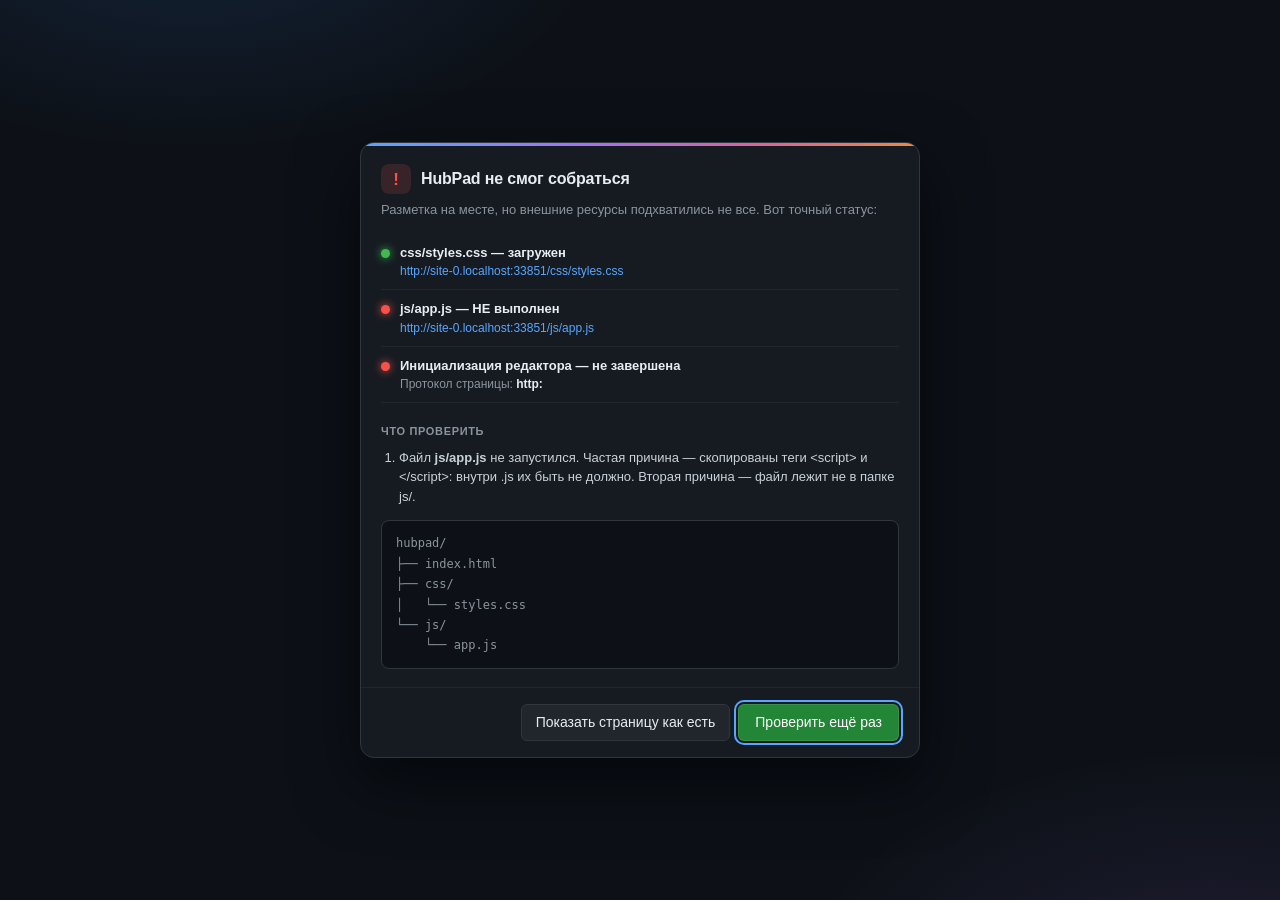
<file: index.html>
<!DOCTYPE html>
<html lang="ru" data-theme="dark">
<head>
<meta charset="UTF-8">
<meta name="viewport" content="width=device-width, initial-scale=1, maximum-scale=1, interactive-widget=resizes-content">
<meta name="color-scheme" content="dark light">
<meta name="description" content="HubPad — локальный HTML/CSS/JS редактор с живым предпросмотром, деплоем в новую вкладку и скачиванием файлов.">
<title>HubPad — HTML-редактор в стиле GitHub</title>
<link id="favicon" rel="icon" href="data:,">

<link id="appCss" rel="stylesheet" href="css/styles.css">
<script id="appJs" defer src="js/app.js"></script>
<script>
/* Отслеживание загрузки внешних ресурсов — нужно для диагностики ниже. */
window.__hubpadAssets = {cssLoaded:false, cssError:false, jsLoaded:false, jsError:false};
(function(){
  var l=document.getElementById('appCss'), s=document.getElementById('appJs');
  l.addEventListener('load',function(){ window.__hubpadAssets.cssLoaded=true; });
  l.addEventListener('error',function(){ window.__hubpadAssets.cssError=true; });
  s.addEventListener('load',function(){ window.__hubpadAssets.jsLoaded=true; });
  s.addEventListener('error',function(){ window.__hubpadAssets.jsError=true; });
})();
</script>
</head>
<body>
<noscript>
  <div style="position:fixed;inset:0;display:flex;align-items:center;justify-content:center;padding:32px;background:#0d1117;color:#e6edf3;font:15px/1.6 -apple-system,'Segoe UI',Helvetica,Arial,sans-serif;text-align:center">
    HubPad требует включённый JavaScript.
  </div>
</noscript>

<div class="app" id="app">
  <!-- ======= ШАПКА ======= -->
  <header class="topbar">
    <div class="brand" id="brand"></div>
    <div class="repo-crumb">
      <span>hubpad</span><span class="sep">/</span>
      <button class="proj-btn" id="projBtn" title="Проекты (Ctrl+Alt+P)"><b id="projName">playground</b><span id="projCaret"></span></button>
      <span class="badge-public" id="projCount">1 проект</span>
    </div>
    <button class="star-btn" id="starBtn" type="button" title="Отметить проект звездой">
      <span class="sb-l" id="starIco"></span><span class="sb-n" id="starCount">128</span>
    </button>
    <div class="spacer"></div>
    <button class="search-trigger" id="searchTrigger" type="button" title="Поиск и команды (Ctrl+K)">
      <span id="searchIco"></span><span class="st-txt">Поиск или команда…</span><kbd>Ctrl K</kbd>
    </button>
    <div class="top-actions">
      <button class="icon-btn" id="themeBtn" type="button" title="Переключить тему" aria-label="Переключить тему"></button>
      <button class="btn" id="dlBtn" type="button" title="Скачать файл с выбранным именем (Ctrl+S)">
        <span id="dlIco"></span><span class="btn-label">Скачать</span><span class="dl-caret" id="dlCaret"></span>
      </button>
      <button class="btn btn-primary" id="deployBtn" type="button" title="Открыть страницу в новой вкладке (Ctrl+Enter)">
        <span class="btn-label">Открыть</span><span id="deployIco"></span>
      </button>
    </div>
  </header>

  <div class="workspace">
    <!-- ======= САЙДБАР ======= -->
    <aside class="sidebar" id="sidebar">
      <div class="sb-head">
        <div class="sb-title"><span id="sbFolderIco"></span><span id="sbProjName">playground</span> <span class="count-pill" id="sbCount">0</span></div>
        <button class="icon-btn" id="newFileBtn" type="button" title="Новый файл" aria-label="Новый файл"></button>
        <button class="icon-btn" id="importBtn" type="button" title="Импортировать файлы" aria-label="Импортировать файлы"></button>
      </div>
      <div class="sb-tools">
        <div class="sb-filter-wrap">
          <input class="field" id="sbFilter" placeholder="Фильтр по имени…" autocomplete="off" spellcheck="false" aria-label="Фильтр файлов по имени">
          <button class="icon-btn sb-clear" id="sbClear" type="button" title="Очистить фильтр" aria-label="Очистить фильтр" hidden></button>
        </div>
        <select class="sel" id="sbSort" title="Сортировка файлов" aria-label="Сортировка файлов">
          <option value="manual">Свой порядок</option>
          <option value="name">По имени</option>
          <option value="updated">По изменению</option>
          <option value="size">По размеру</option>
        </select>
      </div>
      <div class="bulk-bar" id="bulkBar" hidden>
        <b id="bulkCount"></b>
        <button class="btn btn-sm" id="bulkZip" type="button" title="Скачать выбранные как .zip"></button>
        <button class="btn btn-sm btn-danger" id="bulkDel" type="button" title="Удалить выбранные"></button>
        <button class="icon-btn" id="bulkClear" type="button" title="Снять выделение" aria-label="Снять выделение" style="width:24px;height:24px"></button>
      </div>
      <div class="file-list" id="fileList"></div>
      <div class="sb-foot">
        <span id="sbUsageText"></span>
        <div class="meter"><i id="sbUsageBar"></i></div>
        <p class="legal-note">
          Не аффилирован с GitHub, Inc.
          <button class="legal-link" id="legalBtn" type="button">Подробнее</button>
        </p>
      </div>
    </aside>
    <div class="sb-scrim" id="sbScrim" hidden></div>
    <div class="sb-divider" id="sbDivider" title="Потяните, чтобы изменить ширину"></div>

    <!-- ======= ЦЕНТР ======= -->
    <main class="main" id="main" data-layout="split">
      <section class="editor-pane" id="editorPane">
        <div class="tabs-row">
          <div class="tabs" id="tabs" role="tablist"></div>
          <button class="icon-btn tab-add" id="tabAdd" type="button" title="Новый файл" aria-label="Новый файл"></button>
        </div>
        <div class="ed-toolbar" id="edToolbar">
          <button class="icon-btn" id="sidebarBtn" type="button" title="Показать/скрыть файлы (Ctrl+B)" aria-label="Показать или скрыть панель файлов" aria-pressed="true"></button>
          <div class="crumb">
            <span class="crumb-folder"><span id="crumbFolderIco"></span><span id="crumbProj">playground</span><span>/</span></span>
            <button class="crumb-file" id="crumbFile" type="button" title="Переименовать файл"><span id="crumbDot" class="f-dot"></span><span id="crumbName">—</span></button>
          </div>
          <div class="tb-group">
            <button class="icon-btn" id="undoBtn" type="button" title="Отменить (Ctrl+Z)" aria-label="Отменить"></button>
            <button class="icon-btn" id="redoBtn" type="button" title="Повторить (Ctrl+Shift+Z)" aria-label="Повторить"></button>
            <button class="icon-btn" id="copyBtn" type="button" title="Скопировать содержимое файла" aria-label="Скопировать содержимое файла"></button>
            <button class="icon-btn" id="pasteBtn" title="Вставить из буфера обмена"></button>
            <button class="icon-btn" id="clearBtn" title="Очистить файл (можно отменить)"></button>
          </div>
          <div class="tb-group">
            <button class="icon-btn" id="wrapBtn" type="button" title="Перенос строк (Alt+Z)" aria-label="Перенос строк" aria-pressed="false"></button>
            <button class="icon-btn" id="wsBtn" title="Показывать пробелы и табы (Alt+W)" aria-pressed="false"></button>
            <span class="tab-size-wrap"><select class="sel" id="tabSizeSel" title="Ширина отступа" aria-label="Ширина отступа">
              <option value="2">Отступ: 2</option><option value="4">Отступ: 4</option>
            </select></span>
            <button class="icon-btn tb-btn-txt" id="fontMinus" type="button" title="Уменьшить шрифт" aria-label="Уменьшить шрифт">A−</button>
            <span class="font-val" id="fontVal">13px</span>
            <button class="icon-btn tb-btn-txt" id="fontPlus" type="button" title="Увеличить шрифт" aria-label="Увеличить шрифт">A+</button>
          </div>
          <div class="tb-group">
            <div class="seg" id="layoutSeg" role="group" aria-label="Режим отображения">
              <button class="seg-btn" type="button" data-layout="code" title="Только код"></button>
              <button class="seg-btn" type="button" data-layout="split" title="Код и предпросмотр"></button>
              <button class="seg-btn" type="button" data-layout="preview" title="Только предпросмотр"></button>
            </div>
          </div>
        </div>

        <div class="ed-scroll" id="edScroll">
          <div class="ed-inner">
            <div class="gutter" id="gutter" aria-hidden="true"></div>
            <div class="code-wrap" id="codeWrap">
              <div class="active-line" id="activeLine"></div>
              <pre class="hl" id="hl" aria-hidden="true"></pre>
              <div class="ed-placeholder" id="edPlaceholder" hidden>
                <span class="ep-title"><span id="epIco"></span><span id="epTitle">Начните вводить код…</span></span>
                <span class="ep-hint">Печатайте прямо здесь · вставка — <kbd>Ctrl</kbd><kbd>V</kbd> или кнопка «Вставить» на панели</span>
              </div>
              <textarea class="code-input" id="code" wrap="off" spellcheck="false" autocapitalize="off" autocomplete="off" autocorrect="off" aria-label="Редактор кода"></textarea>
              <span class="code-metrics" id="metrics">0000000000</span>
            </div>
          </div>
        </div>

        <div class="ed-empty" id="edEmpty" hidden>
          <div class="empty-state">
            <div class="empty-ring" id="edEmptyIco"></div>
            <h3>Нет открытого файла</h3>
            <p>Создайте новый файл, импортируйте свой или откройте что-нибудь из проекта.</p>
            <div class="empty-actions">
              <button class="btn btn-primary" id="emptyNewBtn" type="button"></button>
              <button class="btn" id="emptyImportBtn" type="button"></button>
            </div>
            <div class="empty-chips" id="emptyChips"></div>
          </div>
        </div>

        <footer class="statusbar">
          <span class="st-item st-branch" id="stBranch" title="Локальный проект"></span>
          <span class="st-item" id="stSaved"><span class="st-dot" id="stDot"></span><span id="stSavedTxt">Сохранено</span></span>
          <button class="st-item ok" id="stProblems" type="button" title="Быстрая проверка кода"></button>
          <span class="st-spring"></span>
          <span class="st-item" id="stLnCol">Стр 1, кол 1</span>
          <span class="st-item st-sel" id="stSel" hidden></span>
          <span class="st-item st-indent" id="stIndent">Пробелы: 2</span>
          <span class="st-item st-enc">UTF-8</span>
          <span class="st-item st-lang" id="stLang">HTML</span>
          <span class="st-item st-size" id="stSize">0 Б</span>
          <button class="icon-btn" id="helpBtn" type="button" title="Горячие клавиши (?)" aria-label="Горячие клавиши" style="width:24px;height:24px"></button>
        </footer>
      </section>

      <div class="pv-divider" id="pvDivider" title="Потяните, чтобы изменить ширину · двойной клик — сброс"></div>

      <!-- ======= ПРЕДПРОСМОТР ======= -->
      <section class="preview-pane" id="previewPane">
        <div class="pv-head">
          <span class="pv-title"><span id="pvEye"></span>Предпросмотр</span>
          <button class="pv-chip" id="pvTargetChip" type="button" title="Открыть этот файл в редакторе"><span id="pvChipDot" class="f-dot"></span><span id="pvChipName">—</span></button>
          <span class="pv-stale" id="pvStale" title="Есть изменения — обновите" hidden></span>
          <span class="spacer"></span>
          <div class="seg" id="pvDeviceSeg" role="group" aria-label="Ширина предпросмотра">
            <button class="seg-btn" type="button" data-device="375" title="Мобильный · 375px" aria-label="Мобильная ширина"></button>
            <button class="seg-btn" type="button" data-device="768" title="Планшет · 768px" aria-label="Ширина планшета"></button>
            <button class="seg-btn" type="button" data-device="auto" title="Во всю ширину" aria-label="Во всю ширину"></button>
          </div>
          <label class="pv-auto" title="Обновлять предпросмотр при вводе">
            <button class="switch" id="pvAuto" type="button" role="switch" aria-checked="true" aria-label="Автообновление предпросмотра"></button><span>Авто</span>
          </label>
          <button class="icon-btn" id="pvRefresh" type="button" title="Обновить предпросмотр" aria-label="Обновить предпросмотр"></button>
          <button class="icon-btn" id="pvOpen" type="button" title="Открыть в новой вкладке (Ctrl+Enter)" aria-label="Открыть в новой вкладке"></button>
          <button class="icon-btn" id="pvClose" type="button" title="Скрыть предпросмотр" aria-label="Скрыть предпросмотр"></button>
        </div>
        <div class="pv-stage" id="pvStage">
          <div class="pv-frame" id="pvFrame"><iframe id="pvIframe" title="Предпросмотр страницы" sandbox="allow-scripts allow-forms allow-modals allow-popups allow-popups-to-escape-sandbox allow-downloads"></iframe></div>
        </div>
        <div class="pv-empty" id="pvEmpty" hidden>
          <div class="empty-state">
            <div class="empty-ring" id="pvEmptyIco"></div>
            <h3>Нечего показывать</h3>
            <p>Добавьте HTML-страницу, SVG или Markdown — предпросмотр оживёт сам.</p>
            <div class="empty-actions"><button class="btn btn-primary" id="pvEmptyBtn" type="button"></button></div>
          </div>
        </div>
      </section>
    </main>
  </div>
</div>

<!-- ======= СЛОИ ======= -->
<div class="scrim" id="scrim" hidden></div>
<div class="modal" id="modal" role="dialog" aria-modal="true" aria-label="Диалог" hidden></div>
<div class="palette" id="palette" role="dialog" aria-modal="true" aria-label="Палитра команд" hidden>
  <div class="pal-input-row">
    <span id="palSearchIco"></span>
    <input class="pal-input" id="palInput" placeholder="Файл, текст в коде или команда…" autocomplete="off" spellcheck="false" aria-label="Поиск файлов и команд">
    <kbd>Esc</kbd>
  </div>
  <div class="pal-list" id="palList"></div>
  <div class="pal-foot">
    <span><kbd>↑</kbd><kbd>↓</kbd> навигация</span><span><kbd>Enter</kbd> открыть</span><span><kbd>&gt;</kbd> только команды</span>
  </div>
</div>
<div class="drawer" id="drawer" role="dialog" aria-modal="true" aria-label="Сведения о файле" hidden></div>

<div class="pop pop-dl" id="dlPop" hidden>
  <h3><span id="dlPopIco"></span>Скачать файл</h3>
  <label class="field-label" for="dlName">Имя файла</label>
  <input class="field" id="dlName" autocomplete="off" spellcheck="false" autocapitalize="off" enterkeyhint="done" placeholder="например, index.html">
  <div class="field-hint" id="dlHint"></div>
  <label class="dl-standalone" id="dlStandaloneWrap">
    <input type="checkbox" id="dlStandalone">
    <span>Автономная страница — встроить связанные CSS, JS и SVG прямо в файл</span>
  </label>
  <button class="btn btn-primary btn-block" id="dlGo" type="button" style="margin-top:10px"></button>
  <div class="pop-div"></div>
  <button class="btn btn-block" id="dlZip" type="button"></button>
  <p class="dl-note" id="dlZipNote"></p>
</div>
<div class="pop" id="pop" hidden></div>

<div class="toasts" id="toasts" aria-live="polite"></div>
<div class="drop-overlay" id="dropOverlay" hidden>
  <div class="drop-inner">
    <div class="empty-ring" id="dropIco"></div>
    <h3>Отпустите файлы, чтобы импортировать</h3>
    <p>.html · .css · .js · .svg · .md · .txt · .json — до 1,5 МБ каждый</p>
  </div>
</div>
<input type="file" id="fileInput" hidden multiple accept=".html,.htm,.css,.js,.mjs,.json,.md,.markdown,.svg,.txt,.xml,.webmanifest">

<script>
/* ================================================================
   Диагностика запуска. Срабатывает ТОЛЬКО если стили или скрипт
   не подхватились — вместо «сломанной» страницы показывает, что
   именно не загрузилось, по каким путям и как это починить.
   На работающую сборку никак не влияет.
   ================================================================ */
(function(){
  var checked=false;

  function abs(p){ try{ return new URL(p, location.href).href; }catch(e){ return p; } }

  function row(ok, title, detail){
    return '<div style="display:flex;gap:10px;align-items:flex-start;padding:9px 0;border-bottom:1px solid #21262d">'
      + '<span style="width:9px;height:9px;border-radius:50%;flex:none;margin-top:6px;background:'+(ok?'#3fb950':'#f85149')+';box-shadow:0 0 8px '+(ok?'#3fb950':'#f85149')+'"></span>'
      + '<div style="flex:1;min-width:0">'
      + '<div style="font-size:13px;font-weight:600;color:#e6edf3">'+title+'</div>'
      + '<div style="font-size:12px;color:#8b949e;word-break:break-all">'+detail+'</div>'
      + '</div></div>';
  }

  function check(){
    if(checked) return; 
    var cssOk=false, jsRan=false, initOk=false;
    try{ cssOk = getComputedStyle(document.documentElement).getPropertyValue('--canvas').trim() !== ''; }catch(e){}
    var brand=document.getElementById('brand'), list=document.getElementById('fileList');
    jsRan = !!(brand && brand.childElementCount>0);
    initOk = !!(list && list.childElementCount>0);
    if(cssOk && jsRan && initOk){ checked=true; return; }
    checked=true;
    show(cssOk, jsRan, initOk);
  }

  function show(cssOk, jsRan, initOk){
    var A = window.__hubpadAssets || {};
    var proto = location.protocol;
    var reasons=[];

    if(proto==='content:'){
      reasons.push('Страница открыта через <b>content://</b> (файловый менеджер отдал её как поток). В этом режиме соседние файлы недоступны. Открой index.html как <b>file://</b> или подними локальный сервер и зайди на http://localhost.');
    }
    if(!cssOk){
      reasons.push('Файл <b>css/styles.css</b> не найден или пуст. В него нужно вставить всё, что было между &lt;style&gt; и &lt;/style&gt;, <b>без самих тегов</b>.');
    }
    if(!jsRan){
      reasons.push('Файл <b>js/app.js</b> не запустился. Частая причина — скопированы теги &lt;script&gt; и &lt;/script&gt;: внутри .js их быть не должно. Вторая причина — файл лежит не в папке js/.');
    }
    if(jsRan && !initOk){
      reasons.push('Скрипт загрузился, но инициализация оборвалась. Открой консоль браузера (F12 → Console) и посмотри красную ошибку — обычно это опечатка при копировании.');
    }
    if(reasons.length===0){
      reasons.push('Проверь, что рядом с index.html есть папки <b>css</b> и <b>js</b> с файлами внутри, и что имена написаны в нижнем регистре.');
    }

    var box=document.createElement('div');
    box.id='hubpadDiag';
    box.setAttribute('role','alertdialog');
    box.setAttribute('aria-label','Диагностика загрузки HubPad');
    box.style.cssText='position:fixed;inset:0;z-index:99999;display:flex;align-items:center;justify-content:center;padding:16px;'
      +'background:radial-gradient(700px 400px at 15% -10%,rgba(56,139,253,.14),transparent 60%),radial-gradient(700px 400px at 95% 110%,rgba(163,113,247,.12),transparent 60%),#0d1117;'
      +'font:14px/1.5 -apple-system,BlinkMacSystemFont,"Segoe UI","Noto Sans",Helvetica,Arial,sans-serif;color:#e6edf3;overflow:auto';

    box.innerHTML =
      '<div style="width:560px;max-width:100%;background:#161b22;border:1px solid #30363d;border-radius:14px;'
      +'box-shadow:0 24px 64px rgba(1,4,9,.7);overflow:hidden">'
      + '<div style="height:3px;background:linear-gradient(90deg,#58a6ff,#a371f7 40%,#db61a2 70%,#f0883e)"></div>'
      + '<div style="padding:18px 20px 6px">'
      +   '<div style="display:flex;align-items:center;gap:10px;margin-bottom:4px">'
      +     '<span style="display:inline-flex;width:30px;height:30px;border-radius:8px;align-items:center;justify-content:center;background:rgba(248,81,73,.15);color:#f85149;font-size:17px;font-weight:700">!</span>'
      +     '<h1 style="margin:0;font-size:16px;font-weight:700;letter-spacing:-.01em">HubPad не смог собраться</h1>'
      +   '</div>'
      +   '<p style="margin:6px 0 14px;font-size:13px;color:#8b949e">Разметка на месте, но внешние ресурсы подхватились не все. Вот точный статус:</p>'
      +   row(cssOk, 'css/styles.css ' + (cssOk?'— загружен':'— НЕ загружен'),
             '<a href="css/styles.css" target="_blank" rel="noopener" style="color:#58a6ff;text-decoration:none">'+abs('css/styles.css')+'</a>')
      +   row(jsRan, 'js/app.js ' + (jsRan?'— выполнен':'— НЕ выполнен'),
             '<a href="js/app.js" target="_blank" rel="noopener" style="color:#58a6ff;text-decoration:none">'+abs('js/app.js')+'</a>')
      +   row(initOk, 'Инициализация редактора ' + (initOk?'— завершена':'— не завершена'),
             'Протокол страницы: <b style="color:#e6edf3">'+proto+'</b>'+(A.cssError||A.jsError?' · браузер сообщил об ошибке загрузки':''))
      + '</div>'
      + '<div style="padding:14px 20px 4px">'
      +   '<div style="font-size:11px;font-weight:700;letter-spacing:.06em;text-transform:uppercase;color:#8b949e;margin-bottom:8px">Что проверить</div>'
      +   '<ol style="margin:0;padding-left:18px;display:flex;flex-direction:column;gap:8px;font-size:13px;color:#c9d1d9">'
      +     reasons.map(function(r){ return '<li>'+r+'</li>'; }).join('')
      +   '</ol>'
      +   '<pre style="margin:14px 0 0;padding:12px 14px;background:#0d1117;border:1px solid #30363d;border-radius:8px;'
      +     'font:12px/1.7 ui-monospace,SFMono-Regular,Menlo,Consolas,monospace;color:#8b949e;overflow:auto">'
      + 'hubpad/\n├── index.html\n├── css/\n│   └── styles.css\n└── js/\n    └── app.js</pre>'
      + '</div>'
      + '<div style="display:flex;gap:8px;justify-content:flex-end;padding:16px 20px;margin-top:14px;border-top:1px solid #21262d;flex-wrap:wrap">'
      +   '<button id="hubpadDiagHide" type="button" style="padding:7px 14px;border-radius:6px;border:1px solid #30363d;background:#21262d;color:#e6edf3;font:500 13px inherit;cursor:pointer">Показать страницу как есть</button>'
      +   '<button id="hubpadDiagRetry" type="button" style="padding:7px 16px;border-radius:6px;border:1px solid rgba(240,246,252,.1);background:#238636;color:#fff;font:600 13px inherit;cursor:pointer">Проверить ещё раз</button>'
      + '</div>'
      + '</div>';

    document.body.appendChild(box);
    document.getElementById('hubpadDiagRetry').addEventListener('click',function(){ location.reload(); });
    document.getElementById('hubpadDiagHide').addEventListener('click',function(){ box.remove(); });
    document.getElementById('hubpadDiagRetry').focus();
  }

  if(document.readyState==='complete') setTimeout(check,120);
  else window.addEventListener('load',function(){ setTimeout(check,120); });
  setTimeout(check,3500);
})();
</script>
</body>
</html>
</file>
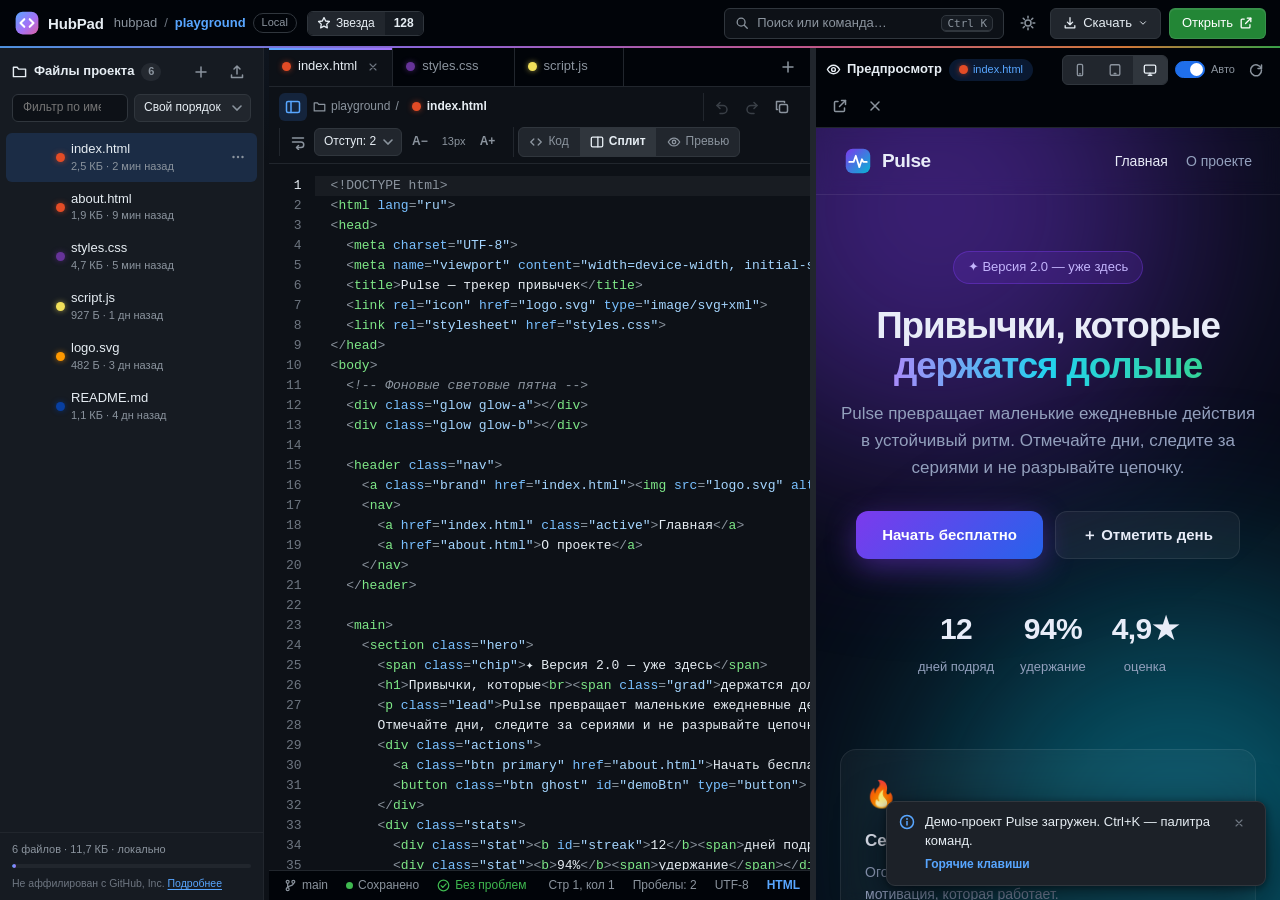
<file: hubpad.html>
﻿<!DOCTYPE html>
<html lang="ru" data-theme="dark">
<head>
<meta charset="UTF-8">
<meta name="viewport" content="width=device-width, initial-scale=1, maximum-scale=1, interactive-widget=resizes-content">
<meta name="color-scheme" content="dark light">
<title>HubPad — Редактор кода в стиле GitHub</title>
<link id="favicon" rel="icon" href="data:,">
<style>
/* ============ ПАЛИТРА GITHUB ============ */
:root, :root[data-theme="dark"]{
  --canvas:#0d1117; --inset:#010409; --surface:#161b22; --overlay:#1c2128;
  --border:#30363d; --border-muted:#21262d;
  --fg:#e6edf3; --muted:#8b949e; --faint:#6e7681;
  --accent:#58a6ff; --accent-em:#1f6feb; --accent-subtle:rgba(56,139,253,.16);
  --success:#3fb950; --success-em:#238636; --success-hover:#2ea043;
  --danger:#f85149; --danger-em:#da3633; --danger-subtle:rgba(248,81,73,.16);
  --warn:#d29922; --warn-subtle:rgba(187,128,9,.18);
  --purple:#a371f7; --pink:#db61a2; --orange:#f0883e; --cyan:#39c5cf; --gold:#e3b341;
  --hover:rgba(177,186,196,.09);
  --btn-bg:#21262d; --btn-hover:#30363d; --btn-border:#30363d; --btn-primary-border:rgba(240,246,252,.1);
  --syn-kw:#ff7b72; --syn-tag:#7ee787; --syn-attr:#79c0ff; --syn-str:#a5d6ff;
  --syn-com:#8b949e; --syn-fun:#d2a8ff; --syn-const:#79c0ff;
  --sel:rgba(56,139,253,.35); --active-line:rgba(110,118,129,.11);
  --scrim:rgba(1,4,9,.72); --shadow:0 16px 48px rgba(1,4,9,.65), 0 2px 8px rgba(1,4,9,.5);
  --scroll-thumb:#30363d; --scroll-hover:#484f58;
  --glow-a:rgba(56,139,253,.07); --glow-b:rgba(163,113,247,.06);
  --kbd-shadow:inset 0 -1px 0 #30363d;
}
:root[data-theme="light"]{
  --canvas:#ffffff; --inset:#f6f8fa; --surface:#f6f8fa; --overlay:#ffffff;
  --border:#d0d7de; --border-muted:#d8dee4;
  --fg:#1f2328; --muted:#59636e; --faint:#818b98;
  --accent:#0969da; --accent-em:#0969da; --accent-subtle:rgba(9,105,218,.12);
  --success:#1a7f37; --success-em:#1f883d; --success-hover:#1a7f37;
  --danger:#cf222e; --danger-em:#cf222e; --danger-subtle:rgba(207,34,46,.1);
  --warn:#9a6700; --warn-subtle:rgba(154,103,0,.14);
  --purple:#8250df; --pink:#bf3989; --orange:#bc4c00; --cyan:#1b7c83; --gold:#9a6700;
  --hover:rgba(208,215,222,.35);
  --btn-bg:#f6f8fa; --btn-hover:#eef1f4; --btn-border:#d0d7de; --btn-primary-border:rgba(31,35,40,.15);
  --syn-kw:#cf222e; --syn-tag:#116329; --syn-attr:#0550ae; --syn-str:#0a3069;
  --syn-com:#59636e; --syn-fun:#8250df; --syn-const:#0550ae;
  --sel:rgba(9,105,218,.22); --active-line:rgba(234,238,242,.55);
  --scrim:rgba(31,35,40,.5); --shadow:0 16px 48px rgba(140,149,159,.45), 0 2px 8px rgba(140,149,159,.25);
  --scroll-thumb:#d0d7de; --scroll-hover:#afb8c1;
  --glow-a:rgba(9,105,218,.05); --glow-b:rgba(130,80,223,.05);
  --kbd-shadow:inset 0 -1px 0 #d0d7de;
}
/* ============ БАЗА ============ */
*{box-sizing:border-box}
html,body{height:100%}
body{
  margin:0; background:var(--canvas); color:var(--fg);
  font:14px/1.45 -apple-system,BlinkMacSystemFont,"Segoe UI","Noto Sans",Helvetica,Arial,sans-serif;
  overflow:hidden; touch-action:manipulation;
}
body::before{content:""; position:fixed; inset:0; pointer-events:none; z-index:0;
  background:radial-gradient(700px 380px at 12% -8%, var(--glow-a), transparent 65%),
             radial-gradient(760px 420px at 96% 108%, var(--glow-b), transparent 65%);}
[hidden]{display:none!important}
button{font:inherit; color:inherit; background:none; border:0; padding:0; cursor:pointer}
input,select,textarea{font:inherit; color:inherit}
::selection{background:var(--sel)}
:focus-visible{outline:2px solid var(--accent); outline-offset:2px; border-radius:6px}
svg{display:block; flex:none}
*{scrollbar-width:thin; scrollbar-color:var(--scroll-thumb) transparent}
*::-webkit-scrollbar{width:10px; height:10px}
*::-webkit-scrollbar-track{background:transparent}
*::-webkit-scrollbar-thumb{background:var(--scroll-thumb); border-radius:6px; border:2px solid transparent; background-clip:padding-box}
*::-webkit-scrollbar-thumb:hover{background:var(--scroll-hover); border:2px solid transparent; background-clip:padding-box}
*::-webkit-scrollbar-corner{background:transparent}
kbd,.kbd{font:11px/1 ui-monospace,SFMono-Regular,"SF Mono",Menlo,Consolas,monospace; color:var(--muted);
  background:var(--surface); border:1px solid var(--border); border-radius:5px; padding:2px 5px; box-shadow:var(--kbd-shadow); white-space:nowrap}
/* ============ КНОПКИ ============ */
.btn{display:inline-flex; align-items:center; gap:6px; padding:5px 12px; min-height:30px;
  background:var(--btn-bg); border:1px solid var(--btn-border); border-radius:6px;
  font-size:13px; font-weight:500; color:var(--fg); white-space:nowrap; user-select:none;
  transition:background .12s, border-color .12s, box-shadow .12s}
.btn:hover{background:var(--btn-hover)}
.btn:active{filter:brightness(.94)}
.btn[disabled]{opacity:.45; cursor:not-allowed; pointer-events:none}
.btn-primary{background:var(--success-em); border-color:var(--btn-primary-border); color:#fff;
  box-shadow:0 1px 0 rgba(0,0,0,.15), inset 0 1px 0 rgba(255,255,255,.08)}
.btn-primary:hover{background:var(--success-hover)}
.btn-danger{background:var(--danger-em); border-color:var(--btn-primary-border); color:#fff}
.btn-danger:hover{filter:brightness(1.1)}
.btn-block{width:100%; justify-content:center}
.btn-sm{padding:3px 9px; min-height:26px; font-size:12px}
.icon-btn{display:inline-flex; align-items:center; justify-content:center; width:28px; height:28px;
  border-radius:6px; color:var(--muted); border:1px solid transparent; user-select:none;
  transition:background .12s, color .12s}
.icon-btn:hover{background:var(--hover); color:var(--fg)}
.icon-btn[disabled]{opacity:.35; pointer-events:none}
.icon-btn[aria-pressed="true"]{background:var(--accent-subtle); color:var(--accent)}
.seg{display:inline-flex; background:var(--btn-bg); border:1px solid var(--btn-border); border-radius:6px; overflow:hidden}
.seg-btn{display:inline-flex; align-items:center; gap:5px; padding:4px 10px; min-height:28px;
  font-size:12px; font-weight:500; color:var(--muted); border-right:1px solid var(--border-muted); transition:background .12s,color .12s}
.seg-btn:last-child{border-right:0}
.seg-btn:hover{color:var(--fg); background:var(--hover)}
.seg-btn[aria-pressed="true"]{background:var(--btn-hover); color:var(--fg); font-weight:600}
.sel{appearance:none; background:var(--btn-bg) url('data:image/svg+xml;utf8,<svg xmlns="http://www.w3.org/2000/svg" width="10" height="6" viewBox="0 0 10 6"><path d="M1 1l4 4 4-4" fill="none" stroke="%238b949e" stroke-width="1.6" stroke-linecap="round"/></svg>') no-repeat right 8px center;
  border:1px solid var(--btn-border); border-radius:6px; padding:4px 24px 4px 9px; font-size:12px; color:var(--fg); min-height:28px}
.sel:hover{background-color:var(--btn-hover)}
.switch{position:relative; width:30px; height:17px; border-radius:20px; background:var(--btn-border); border:1px solid var(--border); transition:background .15s; flex:none}
.switch::after{content:""; position:absolute; top:1px; left:1px; width:13px; height:13px; border-radius:50%; background:var(--muted); transition:transform .15s, background .15s}
.switch[aria-checked="true"]{background:var(--accent-em); border-color:var(--accent-em)}
.switch[aria-checked="true"]::after{transform:translateX(13px); background:#fff}
.field{width:100%; background:var(--canvas); border:1px solid var(--border); border-radius:6px; padding:6px 10px; font-size:13px; color:var(--fg)}
.field:focus{outline:none; border-color:var(--accent); box-shadow:0 0 0 3px var(--accent-subtle)}
.field.err{border-color:var(--danger); box-shadow:0 0 0 3px var(--danger-subtle)}
.field-label{display:block; font-size:12px; font-weight:600; margin:0 0 6px}
.field-hint{font-size:12px; color:var(--muted); margin-top:6px; min-height:16px}
.field-hint.err{color:var(--danger)}
/* ============ КАРКАС ============ */
.app{position:relative; z-index:1; display:flex; flex-direction:column; height:100vh; height:100dvh}
.topbar{position:relative; z-index:30; display:flex; align-items:center; gap:10px; padding:8px 14px;
  background:var(--inset); border-bottom:1px solid var(--border-muted); flex:none}
.topbar::after{content:""; position:absolute; left:0; right:0; bottom:-1px; height:2px; opacity:.85; pointer-events:none;
  background:linear-gradient(90deg, var(--accent), var(--purple) 34%, var(--pink) 62%, var(--orange) 88%, var(--success))}
.brand{display:flex; align-items:center; gap:8px; font-weight:700; font-size:15px; letter-spacing:-.01em; user-select:none}
.repo-crumb{display:flex; align-items:center; gap:7px; font-size:13px; color:var(--muted); min-width:0}
.repo-crumb b{color:var(--accent); font-weight:600}
.repo-crumb .sep{color:var(--faint)}
.badge-public{font-size:11px; font-weight:500; color:var(--muted); border:1px solid var(--border); border-radius:20px; padding:1px 8px}
.star-btn{display:inline-flex; align-items:center; gap:0; border:1px solid var(--btn-border); border-radius:6px; overflow:hidden; position:relative}
.star-btn .sb-l{display:inline-flex; align-items:center; gap:5px; padding:3px 9px; background:var(--btn-bg); font-size:12px; font-weight:500; transition:background .12s}
.star-btn:hover .sb-l{background:var(--btn-hover)}
.star-btn .sb-n{padding:3px 9px; font-size:12px; font-weight:600; background:var(--surface); border-left:1px solid var(--border-muted)}
.star-btn.starred .sb-l{color:var(--gold)}
.star-btn.starred svg{fill:var(--gold)}
.burst-p{position:absolute; left:22px; top:50%; width:5px; height:5px; border-radius:50%; pointer-events:none;
  background:var(--gold); animation:burst .65s ease-out forwards}
@keyframes burst{0%{transform:translate(0,0) scale(1); opacity:1}100%{transform:translate(var(--dx),var(--dy)) scale(.2); opacity:0}}
.topbar .spacer{flex:1}
.search-trigger{display:flex; align-items:center; gap:8px; width:280px; padding:5px 10px; min-height:30px;
  background:var(--canvas); border:1px solid var(--border); border-radius:6px; color:var(--muted); font-size:13px; transition:border-color .12s}
.search-trigger:hover{border-color:var(--faint)}
.search-trigger .st-txt{flex:1; text-align:left; overflow:hidden; text-overflow:ellipsis; white-space:nowrap}
.top-actions{display:flex; align-items:center; gap:8px}
.workspace{flex:1; display:flex; min-height:0}
/* ============ САЙДБАР ============ */
.sidebar{display:flex; flex-direction:column; width:264px; flex:none; background:var(--surface);
  border-right:1px solid var(--border-muted); min-height:0}
.sb-head{display:flex; align-items:center; gap:8px; padding:10px 12px 8px; flex:none}
.sb-title{font-size:13px; font-weight:600; flex:1; display:flex; align-items:center; gap:7px}
.count-pill{font-size:11px; font-weight:600; color:var(--muted); background:var(--hover); border-radius:20px; padding:1px 7px}
.sb-tools{display:flex; gap:6px; padding:0 12px 8px; flex:none}
.sb-filter-wrap{position:relative; flex:1; min-width:0}
.sb-filter-wrap .field{padding-right:26px; font-size:12px; min-height:28px; padding-top:4px; padding-bottom:4px}
.sb-clear{position:absolute; right:3px; top:50%; transform:translateY(-50%); width:22px; height:22px}
.bulk-bar{display:flex; align-items:center; gap:6px; margin:0 12px 8px; padding:6px 8px; flex:none;
  background:var(--accent-subtle); border:1px solid var(--accent-em); border-radius:6px; font-size:12px}
.bulk-bar b{flex:1; font-weight:600; color:var(--accent)}
.file-list{flex:1; overflow-y:auto; overflow-x:hidden; padding:2px 6px 10px; min-height:0}
.f-item{position:relative; display:flex; align-items:center; gap:6px; padding:6px 6px 6px 4px; margin:1px 0;
  border-radius:6px; cursor:pointer; border:1px solid transparent; user-select:none}
.f-item:hover{background:var(--hover)}
.f-item.active{background:var(--accent-subtle)}
.f-item.active .f-name{color:var(--fg)}
.f-item.selected{border-color:var(--accent-em)}
.f-item.dragging{opacity:.4}
.f-item.drop-before::before,.f-item.drop-after::after{content:""; position:absolute; left:4px; right:4px; height:2px; background:var(--accent); border-radius:2px}
.f-item.drop-before::before{top:-2px}
.f-item.drop-after::after{bottom:-2px}
.f-grip{color:var(--faint); opacity:0; cursor:grab; width:12px; transition:opacity .12s}
.f-item:hover .f-grip{opacity:1}
.f-check{appearance:none; width:14px; height:14px; border:1px solid var(--border); border-radius:4px; background:var(--canvas);
  cursor:pointer; flex:none; opacity:0; transition:opacity .12s; position:relative}
.f-item:hover .f-check,.f-item.selected .f-check,.file-list.bulk-mode .f-check{opacity:1}
.f-check:checked{background:var(--accent-em); border-color:var(--accent-em); opacity:1}
.f-check:checked::after{content:""; position:absolute; left:3.5px; top:1px; width:4px; height:7px; border:solid #fff; border-width:0 2px 2px 0; transform:rotate(42deg)}
.f-dot{width:9px; height:9px; border-radius:50%; flex:none; box-shadow:0 0 6px -1px currentColor}
.f-text{flex:1; min-width:0}
.f-name{font-size:13px; font-weight:500; color:var(--fg); overflow:hidden; text-overflow:ellipsis; white-space:nowrap}
.f-meta{font-size:11px; color:var(--muted); overflow:hidden; text-overflow:ellipsis; white-space:nowrap}
.f-menu{opacity:0; width:24px; height:24px}
.f-item:hover .f-menu,.f-item.active .f-menu{opacity:1}
.sb-empty{padding:26px 16px; text-align:center; color:var(--muted); font-size:12px}
.sb-foot{flex:none; padding:9px 12px; border-top:1px solid var(--border-muted); font-size:11px; color:var(--muted)}
.meter{height:4px; background:var(--border-muted); border-radius:4px; overflow:hidden; margin-top:6px}
.meter i{display:block; height:100%; width:2%; border-radius:4px; background:linear-gradient(90deg,var(--accent),var(--purple)); transition:width .4s}
.legal-note{margin:8px 0 0; font-size:10.5px; line-height:1.45; color:var(--faint)}
.legal-link{color:var(--accent); font-size:10.5px; text-decoration:underline; text-underline-offset:2px}
.legal-link:hover{color:var(--fg)}
.legal-body{display:flex; flex-direction:column; gap:10px; font-size:13px; color:var(--muted)}
.legal-body p{margin:0}
.legal-body b{color:var(--fg); font-weight:600}
.sb-divider{width:5px; flex:none; cursor:col-resize; background:transparent; transition:background .15s}
.sb-divider:hover,body.drag-x .sb-divider{background:var(--accent-subtle)}
/* ============ ОСНОВНАЯ ОБЛАСТЬ ============ */
.main{flex:1; display:flex; min-width:0; min-height:0}
.editor-pane{flex:1 1 auto; min-width:0; display:flex; flex-direction:column; position:relative; background:var(--canvas)}
.main[data-layout="code"] .preview-pane,.main[data-layout="code"] .pv-divider{display:none}
.main[data-layout="preview"] .editor-pane,.main[data-layout="preview"] .pv-divider{display:none}
.main[data-layout="preview"] .preview-pane{flex:1 1 auto!important; width:auto; border-left:0}
.tabs-row{display:flex; align-items:stretch; flex:none; background:var(--inset); border-bottom:1px solid var(--border-muted); min-height:38px}
.tabs{display:flex; overflow-x:auto; overflow-y:hidden; flex:1; scrollbar-width:none}
.tabs::-webkit-scrollbar{display:none}
.tab{position:relative; display:flex; align-items:center; gap:7px; padding:0 10px 0 13px; min-height:38px;
  font-size:13px; color:var(--muted); border-right:1px solid var(--border-muted); cursor:pointer; white-space:nowrap; user-select:none; flex:none}
.tab:hover{background:var(--hover); color:var(--fg)}
.tab.active{background:var(--canvas); color:var(--fg)}
.tab.active::before{content:""; position:absolute; top:0; left:0; right:0; height:2px; background:linear-gradient(90deg,var(--accent),var(--purple))}
.tab.dragging{opacity:.4}
.tab.drop-before{box-shadow:inset 3px 0 0 var(--accent)}
.tab.drop-after{box-shadow:inset -3px 0 0 var(--accent)}
.tab-close{display:flex; align-items:center; justify-content:center; width:18px; height:18px; border-radius:5px; color:var(--faint); opacity:0}
.tab:hover .tab-close,.tab.active .tab-close{opacity:1}
.tab-close:hover{background:var(--hover); color:var(--fg)}
.tab-add{flex:none; align-self:center; margin:0 8px}
.ed-toolbar{display:flex; align-items:center; gap:6px; flex-wrap:wrap; padding:6px 10px; flex:none;
  border-bottom:1px solid var(--border-muted); background:var(--canvas)}
.crumb{display:flex; align-items:center; gap:6px; font-size:12px; color:var(--muted); min-width:0; margin-right:auto}
.crumb .crumb-folder{display:flex; align-items:center; gap:5px}
.crumb-file{display:flex; align-items:center; gap:6px; font-size:12px; font-weight:600; color:var(--fg);
  padding:3px 7px; border-radius:6px; max-width:220px}
.crumb-file:hover{background:var(--hover)}
.crumb-file span{overflow:hidden; text-overflow:ellipsis; white-space:nowrap}
.tb-group{display:flex; align-items:center; gap:2px; padding:0 4px; border-left:1px solid var(--border-muted)}
.font-val{font-size:11px; color:var(--muted); min-width:32px; text-align:center; font-variant-numeric:tabular-nums}
.tb-btn-txt{width:auto; padding:0 7px; font-size:12px; font-weight:600}
/* ============ РЕДАКТОР ============ */
.ed-scroll{flex:1; overflow:auto; min-height:0; position:relative; overscroll-behavior:contain;
  --code-size:13px; --code-lh:20px; --gw:2; --tab-size:2}
.ed-inner{display:flex; align-items:stretch; min-height:100%; position:relative}
.ed-scroll:not(.wrap) .ed-inner{width:max-content; min-width:100%}
.ed-scroll.wrap .ed-inner{width:100%}
.gutter{position:sticky; left:0; z-index:3; flex:none; min-width:calc(var(--gw)*1ch + 30px);
  padding:12px 0 160px; background:var(--canvas); text-align:right; user-select:none;
  font:400 var(--code-size)/var(--code-lh) ui-monospace,SFMono-Regular,"SF Mono",Menlo,Consolas,"Liberation Mono",monospace;
  color:var(--faint); border-right:1px solid transparent}
.ed-scroll.hscroll .gutter{border-right-color:var(--border-muted); box-shadow:6px 0 12px -8px rgba(0,0,0,.5)}
.gl{padding:0 12px 0 16px}
.gl.active{color:var(--fg)}
.code-wrap{position:relative; z-index:1; flex:1 1 auto; min-width:0}
.active-line{position:absolute; left:0; right:0; top:12px; height:var(--code-lh); background:var(--active-line); pointer-events:none; z-index:0}
.active-line.flash{animation:lineflash 1s ease-out}
@keyframes lineflash{0%{background:var(--warn-subtle); box-shadow:inset 3px 0 0 var(--warn)}100%{background:var(--active-line)}}
.hl, .code-input, .code-metrics{
  margin:0; padding:12px 16px 160px; border:0;
  font:400 var(--code-size)/var(--code-lh) ui-monospace,SFMono-Regular,"SF Mono",Menlo,Consolas,"Liberation Mono",monospace;
  letter-spacing:normal; font-variant-ligatures:none; font-kerning:none; tab-size:var(--tab-size);
}
.hl{position:relative; z-index:1; pointer-events:none; color:var(--fg)}
.code-line{min-height:var(--code-lh)}
.ed-scroll:not(.wrap) .code-line,.ed-scroll:not(.wrap) .code-input{white-space:pre}
.ed-scroll.wrap .code-line,.ed-scroll.wrap .code-input{white-space:pre-wrap; overflow-wrap:break-word}
.code-input{position:absolute; inset:0; z-index:2; width:100%; height:100%; resize:none; overflow:hidden;
  background:transparent; color:transparent; -webkit-text-fill-color:transparent; caret-color:var(--fg); outline:none}
.code-input::selection{background:var(--sel); color:transparent; -webkit-text-fill-color:transparent}
.code-metrics{position:absolute; visibility:hidden; white-space:pre; padding:0; pointer-events:none; top:0; left:0}
.tk-kw{color:var(--syn-kw)} .tk-tag{color:var(--syn-tag)} .tk-attr{color:var(--syn-attr)}
.tk-str{color:var(--syn-str)} .tk-com{color:var(--syn-com); font-style:italic}
.tk-fun{color:var(--syn-fun)} .tk-const{color:var(--syn-const)}
.tk-meta{color:var(--syn-com)} .tk-h{color:var(--syn-attr); font-weight:700} .tk-b{color:var(--fg); font-weight:700}
.tk-i{font-style:italic} .tk-pun{color:var(--muted)}
.ed-empty{position:absolute; inset:0; z-index:5; display:flex; align-items:center; justify-content:center; background:var(--canvas)}
.empty-state{text-align:center; padding:24px; max-width:360px}
.empty-ring{width:76px; height:76px; margin:0 auto 16px; border-radius:50%; display:flex; align-items:center; justify-content:center;
  color:var(--muted); background:var(--surface); border:1px solid var(--border); position:relative}
.empty-ring::before{content:""; position:absolute; inset:-5px; border-radius:50%; padding:2px; opacity:.7;
  background:conic-gradient(var(--accent),var(--purple),var(--pink),var(--orange),var(--accent));
  -webkit-mask:linear-gradient(#000 0 0) content-box, linear-gradient(#000 0 0); -webkit-mask-composite:xor; mask-composite:exclude}
.empty-state h3{margin:0 0 6px; font-size:16px}
.empty-state p{margin:0 0 16px; font-size:13px; color:var(--muted)}
.empty-actions{display:flex; gap:8px; justify-content:center; flex-wrap:wrap}
.empty-chips{display:flex; gap:6px; justify-content:center; flex-wrap:wrap; margin-top:14px}
.empty-chip{font-size:12px; color:var(--accent); padding:3px 10px; border:1px solid var(--border); border-radius:20px}
.empty-chip:hover{border-color:var(--accent); background:var(--accent-subtle)}
.statusbar{display:flex; align-items:center; gap:4px; flex:none; min-height:30px; padding:2px 8px;
  background:var(--inset); border-top:1px solid var(--border-muted); font-size:12px; color:var(--muted); user-select:none}
.st-item{display:inline-flex; align-items:center; gap:5px; padding:2px 7px; border-radius:6px; white-space:nowrap}
button.st-item:hover{background:var(--hover); color:var(--fg)}
.st-item.ok{color:var(--success)} .st-item.warn{color:var(--warn)} .st-item.bad{color:var(--danger)}
.st-spring{flex:1}
.st-dot{width:7px; height:7px; border-radius:50%; background:var(--success); flex:none}
.st-dot.saving{background:var(--warn); animation:pulse 1s infinite}
.st-dot.off{background:var(--danger)}
@keyframes pulse{50%{opacity:.35}}
.st-lang{font-weight:600; color:var(--accent)}
/* ============ ПРЕДПРОСМОТР ============ */
.pv-divider{width:5px; flex:none; cursor:col-resize; background:var(--border-muted); transition:background .15s}
.pv-divider:hover,body.drag-x .pv-divider{background:var(--accent)}
.preview-pane{display:flex; flex-direction:column; flex:0 0 46%; min-width:220px; background:var(--inset); border-left:1px solid var(--border-muted); min-height:0}
.pv-head{display:flex; align-items:center; gap:7px; flex-wrap:wrap; padding:7px 10px; flex:none; border-bottom:1px solid var(--border-muted)}
.pv-title{display:flex; align-items:center; gap:6px; font-size:13px; font-weight:600}
.pv-chip{display:inline-flex; align-items:center; gap:5px; font-size:11px; color:var(--accent); background:var(--accent-subtle);
  border:1px solid transparent; border-radius:20px; padding:2px 9px; max-width:150px}
.pv-chip span{overflow:hidden; text-overflow:ellipsis; white-space:nowrap}
.pv-chip:hover{border-color:var(--accent-em)}
.pv-stale{width:7px; height:7px; border-radius:50%; background:var(--warn); animation:pulse 1.2s infinite}
.pv-head .spacer{flex:1}
.pv-auto{display:flex; align-items:center; gap:6px; font-size:11px; color:var(--muted)}
.pv-stage{flex:1; min-height:0; overflow:auto; display:flex; padding:0;
  background:radial-gradient(circle, var(--border-muted) 1px, transparent 1px) 0 0/22px 22px, var(--inset)}
.pv-stage.framed{padding:14px}
.pv-frame{margin:auto; width:100%; height:100%; max-width:100%; background:var(--canvas); position:relative;
  transition:width .3s cubic-bezier(.3,.8,.3,1)}
.pv-stage.framed .pv-frame{height:100%; border:1px solid var(--border); border-radius:10px; overflow:hidden;
  box-shadow:0 12px 34px rgba(0,0,0,.35)}
.pv-frame iframe{width:100%; height:100%; border:0; display:block; background:transparent}
.pv-empty{flex:1; display:flex; align-items:center; justify-content:center}
.pv-pulse{animation:pvpulse .5s ease-out}
@keyframes pvpulse{0%{box-shadow:0 0 0 2px var(--accent)}100%{box-shadow:0 0 0 2px transparent}}
/* ============ ОВЕРЛЕИ ============ */
.scrim{position:fixed; inset:0; z-index:80; background:var(--scrim); backdrop-filter:blur(3px); animation:fadein .15s ease-out}
@keyframes fadein{from{opacity:0}}
.modal{position:fixed; z-index:81; left:50%; top:50%; transform:translate(-50%,-50%); width:460px; max-width:calc(100vw - 28px);
  max-height:calc(100dvh - 40px); display:flex; flex-direction:column;
  background:var(--overlay); border:1px solid var(--border); border-radius:12px; box-shadow:var(--shadow); animation:pop .16s cubic-bezier(.3,1.2,.4,1)}
@keyframes pop{from{opacity:0; transform:translate(-50%,-50%) scale(.95)}}
.modal-head{display:flex; align-items:center; gap:10px; padding:13px 16px; border-bottom:1px solid var(--border-muted); flex:none}
.modal-head h2{margin:0; font-size:14px; font-weight:600; flex:1}
.modal-body{padding:16px; overflow-y:auto}
.modal-foot{display:flex; justify-content:flex-end; gap:8px; padding:12px 16px; border-top:1px solid var(--border-muted); flex:none}
.tpl-grid{display:grid; grid-template-columns:1fr 1fr; gap:7px; margin-top:14px}
.tpl-opt{display:flex; align-items:center; gap:8px; padding:8px 10px; border:1px solid var(--border); border-radius:8px;
  font-size:12px; cursor:pointer; color:var(--muted); transition:border-color .12s, background .12s; text-align:left}
.tpl-opt:hover{background:var(--hover)}
.tpl-opt.on{border-color:var(--accent); background:var(--accent-subtle); color:var(--fg)}
.tpl-opt b{display:block; font-size:12px; color:var(--fg)}
.tpl-opt small{display:block; font-size:10.5px; color:var(--muted)}
.confirm-ico{width:44px; height:44px; border-radius:50%; display:flex; align-items:center; justify-content:center; flex:none;
  background:var(--danger-subtle); color:var(--danger)}
.sc-grid{display:grid; grid-template-columns:auto 1fr; gap:9px 16px; align-items:center; font-size:13px}
.sc-grid .keys{display:flex; gap:4px; justify-content:flex-end}
.sc-sec{grid-column:1/-1; font-size:11px; font-weight:700; text-transform:uppercase; letter-spacing:.06em; color:var(--muted); margin-top:8px}
.sc-sec:first-child{margin-top:0}
.palette{position:fixed; z-index:81; left:50%; top:64px; transform:translateX(-50%); width:620px; max-width:calc(100vw - 24px);
  background:var(--overlay); border:1px solid var(--border); border-radius:12px; box-shadow:var(--shadow); overflow:hidden;
  display:flex; flex-direction:column; animation:palin .16s cubic-bezier(.3,1.2,.4,1)}
@keyframes palin{from{opacity:0; transform:translateX(-50%) translateY(-8px) scale(.98)}}
.pal-input-row{display:flex; align-items:center; gap:10px; padding:12px 14px; border-bottom:1px solid var(--border-muted); color:var(--muted)}
.pal-input{flex:1; background:none; border:0; outline:none; font-size:15px; color:var(--fg)}
.pal-input::placeholder{color:var(--faint)}
.pal-list{max-height:min(420px, 55dvh); overflow-y:auto; padding:6px}
.pal-sec{font-size:11px; font-weight:600; text-transform:uppercase; letter-spacing:.05em; color:var(--muted); padding:8px 10px 4px}
.pal-item{display:flex; align-items:center; gap:10px; width:100%; padding:7px 10px; border-radius:7px; font-size:13px; text-align:left; color:var(--fg)}
.pal-item .pi-ico{color:var(--muted); display:flex}
.pal-item.active{background:var(--accent-subtle)}
.pal-item.active .pi-ico{color:var(--accent)}
.pi-main{flex:1; min-width:0}
.pi-name{font-weight:500; overflow:hidden; text-overflow:ellipsis; white-space:nowrap}
.pi-sub{font-size:11px; color:var(--muted); overflow:hidden; text-overflow:ellipsis; white-space:nowrap}
.snip{font:12px/1.5 ui-monospace,SFMono-Regular,Menlo,Consolas,monospace; color:var(--muted); overflow:hidden; text-overflow:ellipsis; white-space:nowrap}
.snip mark{background:var(--warn-subtle); color:var(--warn); border-radius:3px; padding:0 1px}
.pi-line{font:11px ui-monospace,Menlo,Consolas,monospace; color:var(--faint); flex:none}
.pal-empty{padding:26px; text-align:center; color:var(--muted); font-size:13px}
.pal-foot{display:flex; gap:14px; padding:8px 14px; border-top:1px solid var(--border-muted); font-size:11px; color:var(--muted); flex:none}
.pal-foot span{display:inline-flex; align-items:center; gap:5px}
/* поповеры */
.pop{position:fixed; z-index:70; background:var(--overlay); border:1px solid var(--border); border-radius:10px;
  box-shadow:var(--shadow); animation:popin .13s cubic-bezier(.3,1.2,.4,1)}
@keyframes popin{from{opacity:0; transform:translateY(-4px) scale(.98)}}
.pop-dl{width:330px; max-width:calc(100vw - 20px); padding:14px; max-height:calc(100dvh - 20px); overflow-y:auto}
.pop-dl h3{margin:0 0 10px; font-size:13px; font-weight:600; display:flex; align-items:center; gap:7px}
.dl-standalone{display:flex; align-items:flex-start; gap:8px; margin:10px 0 2px; font-size:12px; color:var(--muted); cursor:pointer}
.dl-standalone input{margin-top:2px; accent-color:var(--accent-em)}
.dl-note{font-size:11px; color:var(--faint); margin:8px 0 0}
.pop-div{height:1px; background:var(--border-muted); margin:12px -14px}
.pop-menu{min-width:200px; padding:5px}
.menu-item{display:flex; align-items:center; gap:9px; width:100%; padding:6px 10px; border-radius:6px; font-size:13px; text-align:left}
.menu-item:hover{background:var(--hover)}
.menu-item.danger{color:var(--danger)}
.menu-item.danger:hover{background:var(--danger-subtle)}
.menu-item .mi-kbd{margin-left:auto}
.menu-div{height:1px; background:var(--border-muted); margin:5px 4px}
.pop-prob{width:380px; max-width:calc(100vw - 20px)}
.prob-head{padding:11px 14px; border-bottom:1px solid var(--border-muted); font-size:13px; font-weight:600; display:flex; gap:8px; align-items:center}
.prob-head small{font-weight:400; color:var(--faint); font-size:11px}
.prob-list{max-height:300px; overflow-y:auto; padding:5px}
.prob-item{display:flex; align-items:center; gap:9px; width:100%; padding:7px 10px; border-radius:6px; font-size:12.5px; text-align:left}
.prob-item:hover{background:var(--hover)}
.prob-item .pi-line{color:var(--warn); background:var(--warn-subtle); padding:1px 7px; border-radius:10px}
.prob-ok{padding:22px; text-align:center; color:var(--success); font-size:13px; display:flex; flex-direction:column; align-items:center; gap:8px}
.drawer{position:fixed; z-index:81; top:0; right:0; bottom:0; width:320px; max-width:92vw;
  background:var(--surface); border-left:1px solid var(--border); box-shadow:var(--shadow);
  display:flex; flex-direction:column; animation:drawin .2s cubic-bezier(.3,1,.4,1)}
@keyframes drawin{from{transform:translateX(30px); opacity:0}}
.drawer-head{display:flex; align-items:center; gap:10px; padding:14px 16px; border-bottom:1px solid var(--border-muted)}
.drawer-head h2{margin:0; font-size:14px; flex:1; overflow:hidden; text-overflow:ellipsis; white-space:nowrap}
.drawer-body{flex:1; overflow-y:auto; padding:16px}
.dr-file{display:flex; align-items:center; gap:12px; margin-bottom:16px}
.dr-ico{width:46px; height:46px; border-radius:10px; background:var(--canvas); border:1px solid var(--border); display:flex; align-items:center; justify-content:center}
.dr-name{font-size:14px; font-weight:600; word-break:break-all}
.dr-type{font-size:11px; color:var(--muted)}
.dr-grid{display:grid; grid-template-columns:auto 1fr; gap:8px 14px; font-size:12.5px; margin-bottom:18px}
.dr-grid dt{color:var(--muted)} .dr-grid dd{margin:0; text-align:right; font-variant-numeric:tabular-nums}
.dr-actions{display:flex; flex-direction:column; gap:6px}
.dr-actions .btn{justify-content:flex-start}
.toasts{position:fixed; z-index:90; right:14px; bottom:14px; display:flex; flex-direction:column; gap:8px; max-width:min(380px, calc(100vw - 28px))}
.toast{position:relative; display:flex; align-items:flex-start; gap:10px; padding:11px 12px; overflow:hidden;
  background:var(--overlay); border:1px solid var(--border); border-radius:9px; box-shadow:var(--shadow);
  font-size:13px; animation:toastin .22s cubic-bezier(.3,1.2,.4,1)}
@keyframes toastin{from{opacity:0; transform:translateY(10px) scale(.97)}}
.toast.leaving{opacity:0; transform:translateY(6px); transition:opacity .18s, transform .18s}
.toast .t-ico{margin-top:1px}
.toast.success .t-ico{color:var(--success)} .toast.info .t-ico{color:var(--accent)}
.toast.warn .t-ico{color:var(--warn)} .toast.danger .t-ico{color:var(--danger)}
.t-body{flex:1; min-width:0}
.t-msg{word-break:break-word}
.t-action{margin-top:5px; font-size:12px; font-weight:600; color:var(--accent)}
.t-action:hover{text-decoration:underline}
.t-close{color:var(--faint); width:20px; height:20px; flex:none}
.t-close:hover{color:var(--fg)}
.t-bar{position:absolute; left:0; bottom:0; height:2px; background:var(--accent); width:100%; transform-origin:left; animation:tbar linear forwards}
.toast.success .t-bar{background:var(--success)} .toast.warn .t-bar{background:var(--warn)} .toast.danger .t-bar{background:var(--danger)}
@keyframes tbar{from{transform:scaleX(1)}to{transform:scaleX(0)}}
.drop-overlay{position:fixed; inset:10px; z-index:95; border:2px dashed var(--accent); border-radius:14px;
  background:var(--accent-subtle); backdrop-filter:blur(2px); display:flex; align-items:center; justify-content:center; pointer-events:none}
.drop-inner{text-align:center; color:var(--fg)}
.drop-inner .empty-ring{color:var(--accent)}
.drop-inner h3{margin:0 0 4px; font-size:16px}
.drop-inner p{margin:0; font-size:12px; color:var(--muted)}
.sb-scrim{position:fixed; inset:0; z-index:44; background:var(--scrim)}
body.drag-x{cursor:col-resize; user-select:none}
body.drag-x iframe{pointer-events:none}
/* ============ АДАПТИВ ============ */
@media (max-width:1100px){
  .seg-btn .seg-label{display:none}
  .search-trigger{width:200px}
}
@media (max-width:900px){
  .main[data-layout="split"]{flex-direction:column}
  .main[data-layout="split"] .preview-pane{flex:1 1 50%!important; width:auto; min-width:0; border-left:0; border-top:1px solid var(--border-muted)}
  .main[data-layout="split"] .editor-pane{flex:1 1 50%}
  .pv-divider,.sb-divider{display:none}
  .sidebar{position:fixed; z-index:45; top:0; bottom:0; left:0; width:280px!important; transform:translateX(-102%);
    transition:transform .22s cubic-bezier(.3,1,.4,1); box-shadow:var(--shadow); padding-top:8px}
  .sidebar.open{transform:none}
  .repo-crumb,.star-btn{display:none}
}
@media (max-width:700px){
  .btn .btn-label,.dl-caret{display:none}
  .top-actions .btn{padding:5px 9px}
  .search-trigger{width:auto; padding:5px 8px}
  .search-trigger .st-txt,.search-trigger kbd{display:none}
  .crumb .crumb-folder{display:none}
  .st-enc,.st-indent,.st-size,.st-branch,.st-sel{display:none}
  .tab-size-wrap{display:none}
  .icon-btn{width:32px; height:32px}
  .pv-auto span{display:none}
}
@media (max-width:480px){
  .brand span{display:none}
  .topbar{gap:7px; padding:8px 10px}
  .font-val{display:none}
  .palette{top:12px}
}
@media (prefers-reduced-motion:reduce){
  *,*::before,*::after{animation-duration:.01ms!important; animation-iteration-count:1!important; transition-duration:.01ms!important}
}
</style>
</head>
<body>
<noscript><div style="padding:40px;text-align:center">HubPad требует включённый JavaScript.</div></noscript>

<div class="app" id="app">
  <!-- ======= ШАПКА ======= -->
  <header class="topbar">
    <div class="brand" id="brand"></div>
    <div class="repo-crumb">
      <span>hubpad</span><span class="sep">/</span><b>playground</b>
      <span class="badge-public">Local</span>
    </div>
    <button class="star-btn" id="starBtn" title="Отметить проект звездой">
      <span class="sb-l" id="starIco"></span><span class="sb-n" id="starCount">128</span>
    </button>
    <div class="spacer"></div>
    <button class="search-trigger" id="searchTrigger" title="Поиск и команды (Ctrl+K)">
      <span id="searchIco"></span><span class="st-txt">Поиск или команда…</span><kbd>Ctrl K</kbd>
    </button>
    <div class="top-actions">
      <button class="icon-btn" id="themeBtn" title="Переключить тему" aria-label="Переключить тему"></button>
      <button class="btn" id="dlBtn" title="Скачать файл с выбранным именем (Ctrl+S)">
        <span id="dlIco"></span><span class="btn-label">Скачать</span><span class="dl-caret" id="dlCaret"></span>
      </button>
      <button class="btn btn-primary" id="deployBtn" title="Открыть страницу в новой вкладке (Ctrl+Enter)">
        <span class="btn-label">Открыть</span><span id="deployIco"></span>
      </button>
    </div>
  </header>

  <div class="workspace">
    <!-- ======= САЙДБАР ======= -->
    <aside class="sidebar" id="sidebar">
      <div class="sb-head">
        <div class="sb-title"><span id="sbFolderIco"></span>Файлы проекта <span class="count-pill" id="sbCount">0</span></div>
        <button class="icon-btn" id="newFileBtn" title="Новый файл" aria-label="Новый файл"></button>
        <button class="icon-btn" id="importBtn" title="Импортировать файлы" aria-label="Импортировать файлы"></button>
      </div>
      <div class="sb-tools">
        <div class="sb-filter-wrap">
          <input class="field" id="sbFilter" placeholder="Фильтр по имени…" autocomplete="off" spellcheck="false">
          <button class="icon-btn sb-clear" id="sbClear" title="Очистить фильтр" hidden></button>
        </div>
        <select class="sel" id="sbSort" title="Сортировка файлов">
          <option value="manual">Свой порядок</option>
          <option value="name">По имени</option>
          <option value="updated">По изменению</option>
          <option value="size">По размеру</option>
        </select>
      </div>
      <div class="bulk-bar" id="bulkBar" hidden>
        <b id="bulkCount"></b>
        <button class="btn btn-sm" id="bulkZip" title="Скачать выбранные как .zip"></button>
        <button class="btn btn-sm btn-danger" id="bulkDel" title="Удалить выбранные"></button>
        <button class="icon-btn" id="bulkClear" title="Снять выделение" style="width:24px;height:24px"></button>
      </div>
      <div class="file-list" id="fileList"></div>
      <div class="sb-foot">
        <span id="sbUsageText"></span>
        <div class="meter"><i id="sbUsageBar"></i></div>
        <p class="legal-note">
          Не аффилирован с GitHub, Inc.
          <button class="legal-link" id="legalBtn" type="button">Подробнее</button>
        </p>
      </div>
    </aside>
    <div class="sb-scrim" id="sbScrim" hidden></div>
    <div class="sb-divider" id="sbDivider" title="Потяните, чтобы изменить ширину"></div>

    <!-- ======= ЦЕНТР ======= -->
    <main class="main" id="main" data-layout="split">
      <section class="editor-pane" id="editorPane">
        <div class="tabs-row">
          <div class="tabs" id="tabs" role="tablist"></div>
          <button class="icon-btn tab-add" id="tabAdd" title="Новый файл" aria-label="Новый файл"></button>
        </div>
        <div class="ed-toolbar" id="edToolbar">
          <button class="icon-btn" id="sidebarBtn" title="Показать/скрыть файлы (Ctrl+B)" aria-pressed="true"></button>
          <div class="crumb">
            <span class="crumb-folder"><span id="crumbFolderIco"></span>playground<span>/</span></span>
            <button class="crumb-file" id="crumbFile" title="Переименовать файл"><span id="crumbDot" class="f-dot"></span><span id="crumbName">—</span></button>
          </div>
          <div class="tb-group">
            <button class="icon-btn" id="undoBtn" title="Отменить (Ctrl+Z)"></button>
            <button class="icon-btn" id="redoBtn" title="Повторить (Ctrl+Shift+Z)"></button>
            <button class="icon-btn" id="copyBtn" title="Скопировать содержимое файла"></button>
          </div>
          <div class="tb-group">
            <button class="icon-btn" id="wrapBtn" title="Перенос строк (Alt+Z)" aria-pressed="false"></button>
            <span class="tab-size-wrap"><select class="sel" id="tabSizeSel" title="Ширина отступа">
              <option value="2">Отступ: 2</option><option value="4">Отступ: 4</option>
            </select></span>
            <button class="icon-btn tb-btn-txt" id="fontMinus" title="Уменьшить шрифт">A−</button>
            <span class="font-val" id="fontVal">13px</span>
            <button class="icon-btn tb-btn-txt" id="fontPlus" title="Увеличить шрифт">A+</button>
          </div>
          <div class="tb-group">
            <div class="seg" id="layoutSeg" role="group" aria-label="Режим отображения">
              <button class="seg-btn" data-layout="code" title="Только код"></button>
              <button class="seg-btn" data-layout="split" title="Код и предпросмотр"></button>
              <button class="seg-btn" data-layout="preview" title="Только предпросмотр"></button>
            </div>
          </div>
        </div>

        <div class="ed-scroll" id="edScroll">
          <div class="ed-inner">
            <div class="gutter" id="gutter" aria-hidden="true"></div>
            <div class="code-wrap" id="codeWrap">
              <div class="active-line" id="activeLine"></div>
              <pre class="hl" id="hl" aria-hidden="true"></pre>
              <textarea class="code-input" id="code" wrap="off" spellcheck="false" autocapitalize="off" autocomplete="off" autocorrect="off" aria-label="Редактор кода"></textarea>
              <span class="code-metrics" id="metrics">0000000000</span>
            </div>
          </div>
        </div>

        <div class="ed-empty" id="edEmpty" hidden>
          <div class="empty-state">
            <div class="empty-ring" id="edEmptyIco"></div>
            <h3>Нет открытого файла</h3>
            <p>Создайте новый файл, импортируйте свой или откройте что-нибудь из проекта.</p>
            <div class="empty-actions">
              <button class="btn btn-primary" id="emptyNewBtn"></button>
              <button class="btn" id="emptyImportBtn"></button>
            </div>
            <div class="empty-chips" id="emptyChips"></div>
          </div>
        </div>

        <footer class="statusbar">
          <span class="st-item st-branch" id="stBranch" title="Локальный проект"></span>
          <span class="st-item" id="stSaved"><span class="st-dot" id="stDot"></span><span id="stSavedTxt">Сохранено</span></span>
          <button class="st-item ok" id="stProblems" title="Быстрая проверка кода"></button>
          <span class="st-spring"></span>
          <span class="st-item" id="stLnCol">Стр 1, кол 1</span>
          <span class="st-item st-sel" id="stSel" hidden></span>
          <span class="st-item st-indent" id="stIndent">Пробелы: 2</span>
          <span class="st-item st-enc">UTF-8</span>
          <span class="st-item st-lang" id="stLang">HTML</span>
          <span class="st-item st-size" id="stSize">0 Б</span>
          <button class="icon-btn" id="helpBtn" title="Горячие клавиши (?)" style="width:24px;height:24px"></button>
        </footer>
      </section>

      <div class="pv-divider" id="pvDivider" title="Потяните, чтобы изменить ширину · двойной клик — сброс"></div>

      <!-- ======= ПРЕДПРОСМОТР ======= -->
      <section class="preview-pane" id="previewPane">
        <div class="pv-head">
          <span class="pv-title"><span id="pvEye"></span>Предпросмотр</span>
          <button class="pv-chip" id="pvTargetChip" title="Открыть этот файл в редакторе"><span id="pvChipDot" class="f-dot"></span><span id="pvChipName">—</span></button>
          <span class="pv-stale" id="pvStale" title="Есть изменения — обновите" hidden></span>
          <span class="spacer"></span>
          <div class="seg" id="pvDeviceSeg" role="group" aria-label="Ширина предпросмотра">
            <button class="seg-btn" data-device="375" title="Мобильный · 375px"></button>
            <button class="seg-btn" data-device="768" title="Планшет · 768px"></button>
            <button class="seg-btn" data-device="auto" title="Во всю ширину"></button>
          </div>
          <label class="pv-auto" title="Обновлять предпросмотр при вводе">
            <button class="switch" id="pvAuto" role="switch" aria-checked="true" aria-label="Автообновление"></button><span>Авто</span>
          </label>
          <button class="icon-btn" id="pvRefresh" title="Обновить предпросмотр"></button>
          <button class="icon-btn" id="pvOpen" title="Открыть в новой вкладке (Ctrl+Enter)"></button>
          <button class="icon-btn" id="pvClose" title="Скрыть предпросмотр"></button>
        </div>
        <div class="pv-stage" id="pvStage">
          <div class="pv-frame" id="pvFrame"><iframe id="pvIframe" title="Предпросмотр страницы" sandbox="allow-scripts allow-forms allow-modals allow-popups allow-popups-to-escape-sandbox allow-downloads"></iframe></div>
        </div>
        <div class="pv-empty" id="pvEmpty" hidden>
          <div class="empty-state">
            <div class="empty-ring" id="pvEmptyIco"></div>
            <h3>Нечего показывать</h3>
            <p>Добавьте HTML-страницу, SVG или Markdown — предпросмотр оживёт сам.</p>
            <div class="empty-actions"><button class="btn btn-primary" id="pvEmptyBtn"></button></div>
          </div>
        </div>
      </section>
    </main>
  </div>
</div>

<!-- ======= СЛОИ ======= -->
<div class="scrim" id="scrim" hidden></div>
<div class="modal" id="modal" role="dialog" aria-modal="true" hidden></div>
<div class="palette" id="palette" role="dialog" aria-modal="true" aria-label="Палитра команд" hidden>
  <div class="pal-input-row">
    <span id="palSearchIco"></span>
    <input class="pal-input" id="palInput" placeholder="Файл, текст в коде или команда…" autocomplete="off" spellcheck="false">
    <kbd>Esc</kbd>
  </div>
  <div class="pal-list" id="palList"></div>
  <div class="pal-foot">
    <span><kbd>↑</kbd><kbd>↓</kbd> навигация</span><span><kbd>Enter</kbd> открыть</span><span><kbd>&gt;</kbd> только команды</span>
  </div>
</div>
<div class="drawer" id="drawer" role="dialog" aria-modal="true" aria-label="Сведения о файле" hidden></div>

<div class="pop pop-dl" id="dlPop" hidden>
  <h3><span id="dlPopIco"></span>Скачать файл</h3>
  <label class="field-label" for="dlName">Имя файла</label>
  <input class="field" id="dlName" autocomplete="off" spellcheck="false" autocapitalize="off" enterkeyhint="done">
  <div class="field-hint" id="dlHint"></div>
  <label class="dl-standalone" id="dlStandaloneWrap">
    <input type="checkbox" id="dlStandalone">
    <span>Автономная страница — встроить связанные CSS, JS и SVG прямо в файл</span>
  </label>
  <button class="btn btn-primary btn-block" id="dlGo" style="margin-top:10px"></button>
  <div class="pop-div"></div>
  <button class="btn btn-block" id="dlZip"></button>
  <p class="dl-note" id="dlZipNote"></p>
</div>
<div class="pop" id="pop" hidden></div>

<div class="toasts" id="toasts" aria-live="polite"></div>
<div class="drop-overlay" id="dropOverlay" hidden>
  <div class="drop-inner">
    <div class="empty-ring" id="dropIco"></div>
    <h3>Отпустите файлы, чтобы импортировать</h3>
    <p>.html · .css · .js · .svg · .md · .txt · .json — до 1,5 МБ каждый</p>
  </div>
</div>
<input type="file" id="fileInput" hidden multiple accept=".html,.htm,.css,.js,.mjs,.json,.md,.markdown,.svg,.txt,.xml,.webmanifest">

<script>
'use strict';
/* ================================================================
   HubPad — редактор в стиле GitHub. Полностью автономен, без сети.
   ================================================================ */
(function(){

/* ---------- утилиты ---------- */
const $ = s => document.querySelector(s);
const $$ = s => Array.from(document.querySelectorAll(s));
const esc = s => String(s).replace(/&/g,'&amp;').replace(/</g,'&lt;').replace(/>/g,'&gt;');
const escA = s => esc(s).replace(/"/g,'&quot;');
const enc = new TextEncoder();
const bytesOf = s => enc.encode(s).length;
const uid = () => 'f' + Date.now().toString(36) + Math.random().toString(36).slice(2,7);
const clamp = (v,a,b) => Math.min(b, Math.max(a,v));
const debounce = (fn,ms) => { let t; const d=(...a)=>{clearTimeout(t); t=setTimeout(()=>fn(...a),ms);}; d.cancel=()=>clearTimeout(t); return d; };
const plural = (n,f) => { n=Math.abs(n)%100; const d=n%10; if(n>10&&n<20)return f[2]; if(d>1&&d<5)return f[1]; if(d===1)return f[0]; return f[2]; };
const fmtSize = n => n<1024 ? n+' Б' : n<1048576 ? (n/1024).toFixed(1).replace('.',',')+' КБ' : (n/1048576).toFixed(2).replace('.',',')+' МБ';
const relTime = ts => { const d=Date.now()-ts; if(d<15000)return'только что'; if(d<60000)return Math.floor(d/1000)+' с назад';
  if(d<3600000)return Math.floor(d/60000)+' мин назад'; if(d<86400000)return Math.floor(d/3600000)+' ч назад';
  if(d<604800000)return Math.floor(d/86400000)+' дн назад'; return new Date(ts).toLocaleDateString('ru-RU',{day:'numeric',month:'short'}); };
const extOf = n => { const i=n.lastIndexOf('.'); return i>0 ? n.slice(i+1).toLowerCase() : ''; };
const baseOf = n => { const i=n.lastIndexOf('.'); return i>0 ? n.slice(0,i) : n; };
const langOf = n => { const e=extOf(n);
  if(e==='html'||e==='htm')return'html'; if(e==='css')return'css'; if(e==='js'||e==='mjs'||e==='json')return'js';
  if(e==='svg'||e==='xml')return'html'; if(e==='md'||e==='markdown')return'md'; return'plain'; };
const LANG_LABEL = {html:'HTML', css:'CSS', js:'JavaScript', md:'Markdown', plain:'Text'};
const langLabel = n => extOf(n)==='svg' ? 'SVG' : extOf(n)==='json' ? 'JSON' : LANG_LABEL[langOf(n)];
const DOT = {html:'#e34c26', css:'#663399', js:'#f1e05a', md:'#083fa1', plain:'#8b949e'};
const dotColor = n => extOf(n)==='svg' ? '#ff9900' : DOT[langOf(n)];
const reduceMotion = matchMedia('(prefers-reduced-motion: reduce)').matches;

/* ---------- иконки ---------- */
const P = (d,extra='') => '<path d="'+d+'" '+extra+'/>';
const IC = {
  search:'<circle cx="7" cy="7" r="4.5"/>'+P('m10.6 10.6 3.4 3.4'),
  sun:'<circle cx="8" cy="8" r="3"/>'+P('M8 1.2v1.8M8 13v1.8M1.2 8H3M13 8h1.8M3.2 3.2l1.3 1.3M11.5 11.5l1.3 1.3M12.8 3.2l-1.3 1.3M4.5 11.5l-1.3 1.3'),
  moon:P('M13.5 9.5A6 6 0 1 1 6.5 2.5a5 5 0 0 0 7 7Z'),
  download:P('M8 2v8m0 0 3-3M8 10 5 7')+P('M2.5 11v2.5h11V11'),
  upload:P('M8 10V2m0 0L5 5m3-3 3 3')+P('M2.5 11v2.5h11V11'),
  external:P('M9.5 2.5h4v4')+P('M13.5 2.5 7.5 8.5')+P('M6 3.5H3.5a1 1 0 0 0-1 1v8a1 1 0 0 0 1 1h8a1 1 0 0 0 1-1V10'),
  plus:P('M8 3v10M3 8h10'), x:P('m4 4 8 8m0-8-8 8'),
  chevD:P('m4 6 4 4 4-4'),
  file:P('M4 1.5h5.5L13 5v9.5H4Z')+P('M9.5 1.5V5H13'),
  folder:P('M1.5 3.5h4l1.5 2h7.5v8h-13Z'),
  code:P('m5.5 4.5-3.5 3.5 3.5 3.5M10.5 4.5l3.5 3.5-3.5 3.5'),
  split:'<rect x="1.5" y="2.5" width="13" height="11" rx="1.5"/>'+P('M9 2.5v11'),
  eye:P('M1.5 8S4 3.5 8 3.5 14.5 8 14.5 8 12 12.5 8 12.5 1.5 8 1.5 8Z')+'<circle cx="8" cy="8" r="2"/>',
  phone:'<rect x="5" y="1.5" width="6" height="13" rx="1.5"/>'+P('M7.3 12.5h1.4'),
  tablet:'<rect x="2.5" y="2" width="11" height="12" rx="1.5"/>'+P('M7 12h2'),
  monitor:'<rect x="1.5" y="2.5" width="13" height="9" rx="1.5"/>'+P('M6 14h4M8 11.5V14'),
  refresh:P('M13.5 3v3.5H10')+P('M13.2 6.5A5.5 5.5 0 1 0 13.5 8'),
  undo:P('M3 6.5h6a4 4 0 0 1 0 8H6')+P('M6 3.5 3 6.5l3 3'),
  redo:P('M13 6.5H7a4 4 0 0 0 0 8h3')+P('m10 3.5 3 3-3 3'),
  wrap:P('M2.5 4h11M2.5 8h8.5a2.75 2.75 0 0 1 0 5.5H7')+P('M8.5 11.5 6.5 13.5l2 2'),
  copy:'<rect x="5.5" y="5.5" width="8" height="8" rx="1.5"/>'+P('M10.5 3.5v-1h-8v8h1'),
  check:P('m3 8.5 3.5 3.5L13 5'),
  trash:P('M2.5 4.5h11M6.5 2.5h3M4 4.5l.7 9h6.6l.7-9')+P('M6.5 7v4M9.5 7v4'),
  pencil:P('m11.5 2.5 2 2-8 8-2.5.5.5-2.5Z'),
  dots:'<circle cx="3.5" cy="8" r="1.2" fill="currentColor" stroke="none"/><circle cx="8" cy="8" r="1.2" fill="currentColor" stroke="none"/><circle cx="12.5" cy="8" r="1.2" fill="currentColor" stroke="none"/>',
  grip:'<circle cx="5.5" cy="4" r="1" fill="currentColor" stroke="none"/><circle cx="10.5" cy="4" r="1" fill="currentColor" stroke="none"/><circle cx="5.5" cy="8" r="1" fill="currentColor" stroke="none"/><circle cx="10.5" cy="8" r="1" fill="currentColor" stroke="none"/><circle cx="5.5" cy="12" r="1" fill="currentColor" stroke="none"/><circle cx="10.5" cy="12" r="1" fill="currentColor" stroke="none"/>',
  info:'<circle cx="8" cy="8" r="6.5"/>'+P('M8 7.5v3.5')+'<circle cx="8" cy="5" r=".9" fill="currentColor" stroke="none"/>',
  star:P('M8 1.8l1.9 3.9 4.3.6-3.1 3 .7 4.3L8 11.6l-3.8 2 .7-4.3-3.1-3 4.3-.6Z'),
  alert:P('M8 2 14.5 13.5h-13Z')+P('M8 6.5v3')+'<circle cx="8" cy="11.6" r=".8" fill="currentColor" stroke="none"/>',
  checkCircle:'<circle cx="8" cy="8" r="6.5"/>'+P('m5 8.2 2.2 2.2L11.2 6'),
  xCircle:'<circle cx="8" cy="8" r="6.5"/>'+P('m5.8 5.8 4.4 4.4m0-4.4-4.4 4.4'),
  keyboard:'<rect x="1.5" y="3.5" width="13" height="9" rx="1.5"/>'+P('M4 6.5h1M7.5 6.5h1M11 6.5h1M4 9.5h1M7.5 9.5h1M11 9.5h1M5.5 12h5'),
  archive:'<rect x="1.5" y="2.5" width="13" height="3.5" rx="1"/>'+P('M3 6v7.5h10V6')+P('M6.5 8.5h3'),
  sidebar:'<rect x="1.5" y="2.5" width="13" height="11" rx="1.5"/>'+P('M6 2.5v11'),
  link:P('M6.5 9.5 9.5 6.5')+P('M7 4.5 8.5 3a2.5 2.5 0 0 1 3.5 3.5L10.5 8')+P('M9 11.5 7.5 13A2.5 2.5 0 0 1 4 9.5L5.5 8'),
  branch:'<circle cx="4.5" cy="3.5" r="1.8"/><circle cx="4.5" cy="12.5" r="1.8"/><circle cx="11.5" cy="3.5" r="1.8"/>'+P('M4.5 5.3v5.4M11.5 5.5c0 3.5-7 2.5-7 5.2'),
  clock:'<circle cx="8" cy="8" r="6.5"/>'+P('M8 4.5V8l2.5 1.5')
};
const ic = (n,s=16) => '<svg width="'+s+'" height="'+s+'" viewBox="0 0 16 16" fill="none" stroke="currentColor" stroke-width="1.5" stroke-linecap="round" stroke-linejoin="round" aria-hidden="true">'+IC[n]+'</svg>';
const LOGO = '<svg width="26" height="26" viewBox="0 0 24 24" aria-hidden="true"><defs><linearGradient id="hlg" x1="0" y1="0" x2="1" y2="1"><stop offset="0" stop-color="#58a6ff"/><stop offset=".55" stop-color="#a371f7"/><stop offset="1" stop-color="#db61a2"/></linearGradient></defs><rect x="1.5" y="1.5" width="21" height="21" rx="6.5" fill="url(#hlg)"/><path d="M9.5 8.5 6 12l3.5 3.5M14.5 8.5 18 12l-3.5 3.5" stroke="#fff" stroke-width="1.9" fill="none" stroke-linecap="round" stroke-linejoin="round"/></svg>';

/* ---------- демо-проект ---------- */
function seedFiles(){
  const now = Date.now();
  const mk = (id,name,content,age) => ({id,name,content,bytes:bytesOf(content),createdAt:now-age-86400000,updatedAt:now-age});
  const index = `<!DOCTYPE html>
<html lang="ru">
<head>
  <meta charset="UTF-8">
  <meta name="viewport" content="width=device-width, initial-scale=1.0">
  <title>Pulse — трекер привычек</title>
  <link rel="icon" href="logo.svg" type="image/svg+xml">
  <link rel="stylesheet" href="styles.css">
</head>
<body>
  \x3c!-- Фоновые световые пятна --\x3e
  <div class="glow glow-a"></div>
  <div class="glow glow-b"></div>

  <header class="nav">
    <a class="brand" href="index.html"><img src="logo.svg" alt="" width="28" height="28">Pulse</a>
    <nav>
      <a href="index.html" class="active">Главная</a>
      <a href="about.html">О проекте</a>
    </nav>
  </header>

  <main>
    <section class="hero">
      <span class="chip">✦ Версия 2.0 — уже здесь</span>
      <h1>Привычки, которые<br><span class="grad">держатся дольше</span></h1>
      <p class="lead">Pulse превращает маленькие ежедневные действия в устойчивый ритм.
      Отмечайте дни, следите за сериями и не разрывайте цепочку.</p>
      <div class="actions">
        <a class="btn primary" href="about.html">Начать бесплатно</a>
        <button class="btn ghost" id="demoBtn" type="button">＋ Отметить день</button>
      </div>
      <div class="stats">
        <div class="stat"><b id="streak">12</b><span>дней подряд</span></div>
        <div class="stat"><b>94%</b><span>удержание</span></div>
        <div class="stat"><b>4,9★</b><span>оценка</span></div>
      </div>
    </section>

    <section class="grid">
      <article class="card"><span class="ico">🔥</span><h3>Серии</h3>
        <p>Огонёк горит, пока вы не пропускаете день. Простая мотивация, которая работает.</p></article>
      <article class="card"><span class="ico">📊</span><h3>Статистика</h3>
        <p>Тепловая карта года, лучшие серии и мягкие напоминания без давления.</p></article>
      <article class="card"><span class="ico">🌙</span><h3>Фокус-режим</h3>
        <p>Вечерний ритуал: одна привычка, один тап, ноль лишнего шума.</p></article>
    </section>
  </main>

  <footer>© <span id="year">2026</span> Pulse. Сделано с любовью к ритму.</footer>
  <script src="script.js"><\/script>
</body>
</html>`;
  const about = `<!DOCTYPE html>
<html lang="ru">
<head>
  <meta charset="UTF-8">
  <meta name="viewport" content="width=device-width, initial-scale=1.0">
  <title>О проекте — Pulse</title>
  <link rel="icon" href="logo.svg" type="image/svg+xml">
  <link rel="stylesheet" href="styles.css">
</head>
<body>
  <div class="glow glow-a"></div>
  <div class="glow glow-b"></div>

  <header class="nav">
    <a class="brand" href="index.html"><img src="logo.svg" alt="" width="28" height="28">Pulse</a>
    <nav>
      <a href="index.html">Главная</a>
      <a href="about.html" class="active">О проекте</a>
    </nav>
  </header>

  <main>
    <section class="hero small">
      <span class="chip">О проекте</span>
      <h1>Ритм важнее <span class="grad">интенсивности</span></h1>
      <p class="lead">Мы верим, что двадцать минут каждый день сильнее, чем три часа раз в месяц.
      Поэтому Pulse построен вокруг одной идеи — не разрывать цепочку.</p>
      <blockquote class="quote">«Мы — то, что мы делаем изо дня в день. Совершенство — не действие, а привычка.»</blockquote>
      <ul class="principles">
        <li>Один тап — одна отметка. Никаких форм и настроек.</li>
        <li>Пропустили день? Серия замораживается, а не сгорает.</li>
        <li>Данные остаются на устройстве. Всегда.</li>
      </ul>
      <div class="actions">
        <a class="btn primary" href="index.html">← На главную</a>
      </div>
    </section>
  </main>

  <footer>© <span id="year">2026</span> Pulse. Сделано с любовью к ритму.</footer>
  <script src="script.js"><\/script>
</body>
</html>`;
  const css = `/* Pulse — общие стили */
:root {
  --bg: #070b16;
  --fg: #e8ecf8;
  --muted: #93a0bd;
  --violet: #7c3aed;
  --cyan: #06b6d4;
  --line: rgba(255, 255, 255, 0.08);
}
* { box-sizing: border-box; }
body {
  margin: 0;
  min-height: 100vh;
  background: var(--bg);
  color: var(--fg);
  font: 16px/1.6 -apple-system, "Segoe UI", Roboto, sans-serif;
  overflow-x: hidden;
}
.glow {
  position: fixed;
  width: 480px;
  height: 480px;
  border-radius: 50%;
  filter: blur(110px);
  opacity: 0.45;
  pointer-events: none;
  animation: drift 14s ease-in-out infinite alternate;
}
.glow-a { background: var(--violet); top: -160px; left: -120px; }
.glow-b { background: var(--cyan); bottom: -180px; right: -140px; animation-delay: -7s; }
@keyframes drift {
  from { transform: translate(0, 0) scale(1); }
  to { transform: translate(60px, 40px) scale(1.15); }
}
.nav {
  position: relative;
  display: flex;
  align-items: center;
  justify-content: space-between;
  padding: 18px 28px;
  border-bottom: 1px solid var(--line);
  backdrop-filter: blur(8px);
}
.brand {
  display: flex;
  align-items: center;
  gap: 10px;
  font-weight: 800;
  font-size: 19px;
  color: var(--fg);
  text-decoration: none;
  letter-spacing: -0.02em;
}
.nav nav { display: flex; gap: 18px; }
.nav nav a { color: var(--muted); text-decoration: none; font-size: 14px; }
.nav nav a:hover, .nav nav a.active { color: var(--fg); }
main { position: relative; max-width: 960px; margin: 0 auto; padding: 0 24px; }
.hero { text-align: center; padding: 84px 0 40px; }
.hero.small { padding-top: 64px; }
.chip {
  display: inline-block;
  padding: 5px 14px;
  border-radius: 999px;
  font-size: 13px;
  color: #c4b5fd;
  background: rgba(124, 58, 237, 0.16);
  border: 1px solid rgba(124, 58, 237, 0.4);
}
h1 {
  margin: 22px 0 14px;
  font-size: clamp(2.3rem, 6vw, 3.9rem);
  line-height: 1.08;
  font-weight: 800;
  letter-spacing: -0.03em;
}
.grad {
  background: linear-gradient(90deg, #a78bfa, #22d3ee, #34d399);
  -webkit-background-clip: text;
  background-clip: text;
  color: transparent;
}
.lead { max-width: 560px; margin: 0 auto; color: var(--muted); font-size: 17px; }
.actions { display: flex; gap: 12px; justify-content: center; margin-top: 30px; flex-wrap: wrap; }
.btn {
  position: relative;
  padding: 12px 26px;
  border-radius: 12px;
  font-size: 15px;
  font-weight: 600;
  text-decoration: none;
  cursor: pointer;
  transition: transform 0.15s, box-shadow 0.15s;
  border: 0;
  font-family: inherit;
}
.btn:hover { transform: translateY(-2px); }
.btn.primary {
  color: #fff;
  background: linear-gradient(135deg, var(--violet), #2563eb);
  box-shadow: 0 8px 30px rgba(124, 58, 237, 0.45);
}
.btn.ghost { color: var(--fg); background: rgba(255, 255, 255, 0.05); border: 1px solid var(--line); }
.stats { display: flex; gap: 42px; justify-content: center; margin-top: 46px; flex-wrap: wrap; }
.stat b { display: block; font-size: 30px; letter-spacing: -0.02em; }
.stat span { color: var(--muted); font-size: 13px; }
#streak.pop { animation: pop 0.35s ease; display: inline-block; }
@keyframes pop { 40% { transform: scale(1.45); color: #34d399; } }
.spark {
  position: absolute;
  top: -4px;
  color: #34d399;
  pointer-events: none;
  animation: rise 0.7s ease-out forwards;
}
@keyframes rise {
  from { opacity: 1; transform: translate(0, 0); }
  to { opacity: 0; transform: translate(var(--dx), -46px); }
}
.grid { display: grid; grid-template-columns: repeat(3, 1fr); gap: 16px; padding: 30px 0 70px; }
.card {
  padding: 24px;
  border-radius: 16px;
  background: rgba(255, 255, 255, 0.04);
  border: 1px solid var(--line);
  backdrop-filter: blur(6px);
  transition: transform 0.2s, border-color 0.2s;
}
.card:hover { transform: translateY(-4px); border-color: rgba(167, 139, 250, 0.5); }
.card .ico { font-size: 26px; }
.card h3 { margin: 12px 0 6px; font-size: 17px; }
.card p { margin: 0; color: var(--muted); font-size: 14px; }
.quote {
  margin: 30px auto;
  max-width: 520px;
  padding: 14px 22px;
  border-left: 3px solid var(--violet);
  background: rgba(124, 58, 237, 0.08);
  border-radius: 0 12px 12px 0;
  color: var(--muted);
  font-style: italic;
  text-align: left;
}
.principles { max-width: 460px; margin: 26px auto 0; padding: 0; list-style: none; text-align: left; }
.principles li { padding: 8px 0 8px 30px; position: relative; color: var(--muted); }
.principles li::before { content: "✓"; position: absolute; left: 0; color: #34d399; font-weight: 700; }
footer {
  position: relative;
  padding: 26px;
  text-align: center;
  color: var(--muted);
  font-size: 13px;
  border-top: 1px solid var(--line);
}
@media (max-width: 640px) {
  .grid { grid-template-columns: 1fr; }
  .hero { padding-top: 56px; }
  .stats { gap: 26px; }
}
@media (prefers-reduced-motion: reduce) {
  .glow, .spark, #streak.pop { animation: none; }
}`;
  const js = `// Pulse — немного интерактива для демо
(function () {
  var streak = 12;
  var btn = document.getElementById('demoBtn');
  var out = document.getElementById('streak');
  var year = document.getElementById('year');

  if (year) year.textContent = new Date().getFullYear();
  if (!btn || !out) return;

  btn.addEventListener('click', function () {
    streak += 1;
    out.textContent = streak;
    out.classList.remove('pop');
    void out.offsetWidth; // перезапуск анимации
    out.classList.add('pop');
    for (var i = 0; i < 6; i++) spark(btn);
  });

  function spark(host) {
    var s = document.createElement('span');
    s.className = 'spark';
    s.textContent = '✦';
    s.style.left = 20 + Math.random() * 60 + '%';
    s.style.setProperty('--dx', (Math.random() * 80 - 40) + 'px');
    host.appendChild(s);
    setTimeout(function () { s.remove(); }, 700);
  }
})();`;
  const logo = `<svg xmlns="http://www.w3.org/2000/svg" viewBox="0 0 64 64" width="64" height="64">
  <defs>
    <linearGradient id="g" x1="0" y1="0" x2="1" y2="1">
      <stop offset="0" stop-color="#7c3aed"/>
      <stop offset="1" stop-color="#06b6d4"/>
    </linearGradient>
  </defs>
  <rect x="4" y="4" width="56" height="56" rx="16" fill="url(#g)"/>
  <path d="M12 34h10l5-14 8 26 6-18 3 6h8" fill="none" stroke="#fff" stroke-width="4" stroke-linecap="round" stroke-linejoin="round"/>
</svg>`;
  const readme = `# Pulse — демо-проект HubPad

Небольшой многостраничный сайт, который живёт прямо в редакторе.
Отредактируйте \`styles.css\` — предпросмотр обновится сам.

## Файлы

- \`index.html\` — главная страница
- \`about.html\` — страница «О проекте»
- \`styles.css\` — общие стили
- \`script.js\` — счётчик серии и искры
- \`logo.svg\` — логотип

## Как попробовать

1. Нажмите **Открыть ↗** — сайт откроется в новой вкладке.
2. Перейдите по ссылке «О проекте» — работает даже там.
3. Скачайте файл под своим именем или весь проект как \`.zip\`.

> Совет: \`Ctrl+K\` открывает палитру команд.

## Каркас

\`\`\`html
<section class="hero">
  <h1>Привычки, которые держатся</h1>
</section>
\`\`\`

Сделано в **HubPad** — редакторе в стиле GitHub.`;
  return [
    mk('seed-index','index.html',index, 2*60000),
    mk('seed-about','about.html',about, 9*60000),
    mk('seed-css','styles.css',css, 5*60000),
    mk('seed-js','script.js',js, 26*3600000),
    mk('seed-logo','logo.svg',logo, 3*86400000),
    mk('seed-readme','README.md',readme, 4*86400000)
  ];
}

/* ---------- состояние ---------- */
const KEY = 'hubpad.v1';
const DEFAULT_PREFS = {theme:'dark', font:13, wrap:false, tab:2, layout:'split', sbWidth:264, pvWidth:46,
  sort:'manual', auto:true, device:'auto', starred:false, sidebar:true};
const S = {
  files:[], order:[], tabs:[], active:null, prefs:{...DEFAULT_PREFS},
  pv:{target:null, stale:false},
  bulk:new Set(), filter:'', problems:[],
  view:new Map(), hist:new Map(), composing:false, storageOK:true, firstRun:false
};
const fileById = id => S.files.find(f=>f.id===id) || null;
const activeFile = () => fileById(S.active);
const findByName = n => S.files.find(f=>f.name.toLowerCase()===String(n).toLowerCase()) || null;

function loadState(){
  let raw = null;
  try{ raw = localStorage.getItem(KEY); }catch(e){ S.storageOK=false; }
  if(raw){
    try{
      const d = JSON.parse(raw);
      if(d && Array.isArray(d.files)){
        S.files = d.files.filter(f=>f && f.id && typeof f.name==='string' && typeof f.content==='string')
          .map(f=>({id:f.id,name:f.name,content:f.content.replace(/\r\n?/g,'\n'),bytes:bytesOf(f.content),createdAt:f.createdAt||Date.now(),updatedAt:f.updatedAt||Date.now()}));
        const ids = new Set(S.files.map(f=>f.id));
        S.order = (d.order||[]).filter(id=>ids.has(id));
        S.files.forEach(f=>{ if(!S.order.includes(f.id)) S.order.push(f.id); });
        S.tabs = (d.tabs||[]).filter(id=>ids.has(id));
        S.active = ids.has(d.active) ? d.active : (S.tabs[0]||null);
        S.prefs = {...DEFAULT_PREFS, ...(d.prefs||{})};
        S.pv.target = ids.has(d.pvTarget) ? d.pvTarget : null;
        return;
      }
    }catch(e){}
  }
  S.firstRun = true;
  S.files = seedFiles();
  S.order = S.files.map(f=>f.id);
  S.tabs = ['seed-index','seed-css','seed-js'];
  S.active = 'seed-index';
  S.pv.target = 'seed-index';
}
function persistNow(){
  if(!S.storageOK) return;
  try{
    localStorage.setItem(KEY, JSON.stringify({
      v:1, files:S.files.map(f=>({id:f.id,name:f.name,content:f.content,createdAt:f.createdAt,updatedAt:f.updatedAt})),
      order:S.order, tabs:S.tabs, active:S.active, prefs:S.prefs, pvTarget:S.pv.target
    }));
    setSaved('ok');
  }catch(e){
    S.storageOK=false; setSaved('off');
    toast('warn','Автосохранение недоступно — изменения живут только в этой вкладке');
  }
}
const scheduleSave = debounce(()=>{ persistNow(); updateSidebarMeta(); }, 500);
function markDirty(){ setSaved('saving'); scheduleSave(); }
function setSaved(state){
  const dot=$('#stDot'), txt=$('#stSavedTxt');
  dot.className='st-dot'+(state==='saving'?' saving':state==='off'?' off':'');
  txt.textContent = state==='saving'?'Сохранение…':state==='off'?'Только в памяти':'Сохранено';
}

/* ---------- подсветка синтаксиса ---------- */
const VOID = new Set(['area','base','br','col','embed','hr','img','input','link','meta','param','source','track','wbr']);
const JS_KW = new Set(('const let var function return if else for while do break continue new class extends super this typeof instanceof in of try catch finally throw switch case default delete void yield async await static get set import export from').split(' '));
const JS_CONST = new Set(['true','false','null','undefined','NaN','Infinity']);

function tagTokens(tag){
  const out=[]; const m = tag.match(/^(\x3c\/?)([\w:-]+)([\s\S]*?)(\/?>)?$/);
  if(!m) return [{t:tag,c:'pun'}];
  out.push({t:m[1],c:'pun'},{t:m[2],c:'tag'});
  const attrs=m[3]||''; const re=/(\s+)|("[^"]*"?|'[^']*'?)|(=)|(\/)|([^\s"'=<>\/]+)/g;
  let lastEq=false, mm;
  while((mm=re.exec(attrs))){
    if(mm[1]) out.push({t:mm[1],c:''});
    else if(mm[2]){ out.push({t:mm[2],c:'str'}); lastEq=false; }
    else if(mm[3]){ out.push({t:'=',c:'pun'}); lastEq=true; }
    else if(mm[4]) out.push({t:'/',c:'pun'});
    else { out.push({t:mm[5],c:lastEq?'str':'attr'}); lastEq=false; }
  }
  if(m[4]) out.push({t:m[4],c:'pun'});
  return out;
}
function tokHTML(src){
  const out=[];
  const re=/\x3c!--[\s\S]*?(?:--\x3e|$)|<!\[CDATA\[[\s\S]*?(?:\]\]>|$)|<![^>]*>|\x3c(script|style)\b(?:[^>"']|"[^"]*"|'[^']*')*>[\s\S]*?(?:\x3c\/\1\s*>|$)|\x3c\/?[a-zA-Z][\w:-]*(?:[^>"']|"[^"]*"|'[^']*')*>?|&[a-zA-Z#\d]+;|[^<&]+|[<&]/g;
  let m;
  while((m=re.exec(src))){
    const t=m[0];
    if(t.startsWith('\x3c!--')||t.startsWith('<![CDATA[')) out.push({t,c:'com'});
    else if(t.startsWith('<!')) out.push({t,c:'meta'});
    else if(m[1]){
      const lang=m[1].toLowerCase();
      const open=t.match(/^\x3c(?:script|style)\b(?:[^>"']|"[^"]*"|'[^']*')*>/i)[0];
      const closeM=t.match(/\x3c\/(?:script|style)\s*>$/i);
      const close=closeM?closeM[0]:'';
      const inner=t.slice(open.length, t.length-close.length);
      out.push(...tagTokens(open));
      out.push(...(lang==='script'?tokJS(inner):tokCSS(inner)));
      if(close) out.push(...tagTokens(close));
    }
    else if(t[0]==='<') out.push(...tagTokens(t));
    else if(t[0]==='&') out.push({t,c:'const'});
    else out.push({t,c:''});
  }
  return out;
}
function tokCSS(src){
  const out=[]; let depth=0, paren=0, colon=false;
  const re=/\/\*[\s\S]*?(?:\*\/|$)|"[^"\n]*"?|'[^'\n]*'?|@[\w-]+|#[0-9a-fA-F]{3,8}\b|!important|-?(?:\d*\.)?\d+[a-z%]*|\w[\w-]*(?=\s*\()|[{}();:,]|[\w-]+|\s+|[\s\S]/g;
  let m;
  while((m=re.exec(src))){
    const t=m[0];
    if(t.startsWith('/*')) out.push({t,c:'com'});
    else if(t[0]==='"'||t[0]==="'") out.push({t,c:'str'});
    else if(t[0]==='@') out.push({t,c:'kw'});
    else if(t[0]==='#'&&/^#[0-9a-fA-F]{3,8}$/.test(t)) out.push({t,c:'const'});
    else if(t==='!important') out.push({t,c:'kw'});
    else if(/^-?[\d.]/.test(t)) out.push({t,c:'const'});
    else if(/^[\w-]+$/.test(t)&&/^\s*\(/.test(src.slice(re.lastIndex))) out.push({t,c:'fun'});
    else if(t==='{'){ depth++; colon=false; out.push({t,c:'pun'}); }
    else if(t==='}'){ depth=Math.max(0,depth-1); colon=false; out.push({t,c:'pun'}); }
    else if(t==='('){ paren++; out.push({t,c:'pun'}); }
    else if(t===')'){ paren=Math.max(0,paren-1); out.push({t,c:'pun'}); }
    else if(t===':'){ colon=true; out.push({t,c:'pun'}); }
    else if(t===';'||t===','){ colon=false; out.push({t,c:'pun'}); }
    else if(/^[\w-]+$/.test(t)){
      if(depth>0||paren>0){ out.push({t,c:colon?'const':'attr'}); }
      else out.push({t,c:'tag'});
    }
    else if(/^\s+$/.test(t)) out.push({t,c:''});
    else out.push({t,c:'pun'});
  }
  return out;
}
function tokJS(src){
  const out=[];
  const re=/\/\/[^\n]*|\/\*[\s\S]*?(?:\*\/|$)|`(?:\\[\s\S]|[^\\`])*`?|"(?:\\.|[^"\\\n])*"?|'(?:\\.|[^'\\\n])*'?|\b(?:0[xX][0-9a-fA-F]+|\d+(?:\.\d+)?)\b|[A-Za-z_$][\w$]*|=>|[{}()\[\];,.]|[+\-*\/%<>=!&|?:]+|\s+|[\s\S]/g;
  let m;
  while((m=re.exec(src))){
    const t=m[0];
    if(t.startsWith('//')||t.startsWith('/*')) out.push({t,c:'com'});
    else if(t[0]==='"'||t[0]==="'"||t[0]==='`') out.push({t,c:'str'});
    else if(/^[\d]/.test(t)) out.push({t,c:'const'});
    else if(/^[A-Za-z_$]/.test(t)){
      if(JS_KW.has(t)) out.push({t,c:'kw'});
      else if(JS_CONST.has(t)) out.push({t,c:'const'});
      else if(/^\s*\(/.test(src.slice(re.lastIndex))) out.push({t,c:'fun'});
      else out.push({t,c:''});
    }
    else if(/^[{}()\[\];,.]$/.test(t)) out.push({t,c:'pun'});
    else if(/^[+\-*\/%<>=!&|?:]+$/.test(t)) out.push({t,c:'kw'});
    else if(/^\s+$/.test(t)) out.push({t,c:''});
    else out.push({t,c:''});
  }
  return out;
}
function tokensToLines(toks){
  const lines=[''];
  for(const {t,c} of toks){
    const parts=t.split('\n');
    for(let i=0;i<parts.length;i++){
      if(i>0) lines.push('');
      const p=parts[i]; if(!p) continue;
      const h=esc(p);
      lines[lines.length-1]+= c ? '<span class="tk-'+c+'">'+h+'</span>' : h;
    }
  }
  return lines;
}
function mdLines(src){
  let fence=false;
  return src.split('\n').map(line=>{
    if(/^\s*```/.test(line)){ fence=!fence; return '<span class="tk-str">'+esc(line)+'</span>'; }
    if(fence) return '<span class="tk-str">'+esc(line)+'</span>';
    if(/^#{1,6}\s/.test(line)) return '<span class="tk-h">'+esc(line)+'</span>';
    if(/^\s*>/.test(line)) return '<span class="tk-com">'+esc(line)+'</span>';
    if(/^\s*(-{3,}|\*{3,})\s*$/.test(line)) return '<span class="tk-pun">'+esc(line)+'</span>';
    let h=esc(line);
    h=h.replace(/`[^`]+`/g, m=>'<span class="tk-str">'+m+'</span>');
    h=h.replace(/\*\*[^*]+\*\*/g, m=>'<span class="tk-b">'+m+'</span>');
    h=h.replace(/(^|[\s(])\*[^*\s][^*]*\*/g, m=>'<span class="tk-i">'+m+'</span>');
    h=h.replace(/\[([^\]]*)\]\(([^)]*)\)/g, '<span class="tk-attr">[$1]</span><span class="tk-str">($2)</span>');
    h=h.replace(/^(\s*)([-*+]|\d+\.)(\s)/, '$1<span class="tk-kw">$2</span>$3');
    return h;
  });
}
function highlight(content, lang){
  if(lang==='md') return mdLines(content);
  if(lang==='plain') return content.split('\n').map(esc);
  const toks = lang==='css' ? tokCSS(content) : lang==='js' ? tokJS(content) : tokHTML(content);
  return tokensToLines(toks);
}

/* ---------- быстрая проверка ---------- */
function lineStartsOf(s){ const a=[0]; for(let i=0;i<s.length;i++) if(s[i]==='\n') a.push(i+1); return a; }
function idxToLine(starts, idx){ let lo=0, hi=starts.length-1; while(lo<hi){ const mid=(lo+hi+1)>>1; if(starts[mid]<=idx) lo=mid; else hi=mid-1; } return lo; }
function checkHTML(src){
  const issues=[]; const starts=lineStartsOf(src); const stack=[];
  const re=/\x3c!--[\s\S]*?(?:--\x3e|$)|<![^>]*>|\x3c(script|style)\b(?:[^>"']|"[^"]*"|'[^']*')*>[\s\S]*?(?:\x3c\/\1\s*>|$)|\x3c(\/?)([a-zA-Z][\w:-]*)((?:[^>"']|"[^"]*"|'[^']*')*)>/g;
  let m;
  while((m=re.exec(src)) && issues.length<30){
    if(m[2]===undefined) continue;
    const closing=m[2]==='/'; const name=m[3].toLowerCase(); const self=/\/\s*$/.test(m[4]||'');
    const line=idxToLine(starts,m.index)+1;
    if(closing){
      const at=stack.map(s=>s.name).lastIndexOf(name);
      if(at===-1){ issues.push({line,msg:'Лишний закрывающий тег </'+name+'>'}); }
      else{
        for(let i=stack.length-1;i>at;i--) issues.push({line:stack[i].line,msg:'Не закрыт тег <'+stack[i].name+'>'});
        stack.length=at;
      }
    } else if(!self && !VOID.has(name)) stack.push({name,line});
  }
  stack.slice(0,30-issues.length).forEach(s=>issues.push({line:s.line,msg:'Не закрыт тег <'+s.name+'>'}));
  return issues;
}
function checkBrackets(src, lang){
  const issues=[]; const starts=lineStartsOf(src); const stack=[];
  const pairs={')':'(',']':'[','}':'{'};
  const re = lang==='css'
    ? /\/\*[\s\S]*?(?:\*\/|$)|"[^"\n]*"?|'[^'\n]*'?|[{}]|[\s\S]/g
    : /\/\/[^\n]*|\/\*[\s\S]*?(?:\*\/|$)|`(?:\\[\s\S]|[^\\`])*`?|"(?:\\.|[^"\\\n])*"?|'(?:\\.|[^'\\\n])*'?|[{}()\[\]]|[\s\S]/g;
  let m;
  while((m=re.exec(src)) && issues.length<30){
    const t=m[0]; if(t.length!==1||!'{}()[]'.includes(t)) continue;
    const line=idxToLine(starts,m.index)+1;
    if(t==='('||t==='['||t==='{') stack.push({t,line});
    else{
      const top=stack[stack.length-1];
      if(top && top.t===pairs[t]) stack.pop();
      else issues.push({line,msg:'Непарная скобка «'+t+'»'});
    }
  }
  stack.slice(0,30-issues.length).forEach(s=>issues.push({line:s.line,msg:'Не закрыта скобка «'+s.t+'»'}));
  return issues;
}
function runCheck(){
  const f=activeFile();
  if(!f){ S.problems=[]; renderProblemsChip(); return; }
  const lang=langOf(f.name);
  try{
    S.problems = lang==='html' ? checkHTML(f.content) : (lang==='css'||lang==='js') ? checkBrackets(f.content,lang) : [];
  }catch(e){ S.problems=[]; }
  renderProblemsChip();
  if(popKind==='prob') fillProblems();
}
const scheduleCheck = debounce(runCheck, 600);

/* ---------- сборка предпросмотра / деплой ---------- */
function getAttr(tag, name){
  const re=new RegExp('\\b'+name+'\\s*=\\s*("([^"]*)"|\'([^\']*)\'|([^\\s"\'>]+))','i');
  const m=tag.match(re);
  return m ? (m[2]!==undefined?m[2]:m[3]!==undefined?m[3]:m[4]) : null;
}
const normRef = h => String(h||'').trim().replace(/^\.\//,'').split(/[?#]/)[0];
const svgUri = f => 'data:image/svg+xml;charset=utf-8,'+encodeURIComponent(f.content);

function inlineAssets(html){
  html = html.replace(/\x3clink\b(?:[^>"']|"[^"]*"|'[^']*')*>/gi, m=>{
    const href=getAttr(m,'href'); if(!href) return m;
    const f=findByName(normRef(href)); if(!f) return m;
    const rel=getAttr(m,'rel')||'';
    if(/stylesheet/i.test(rel) && extOf(f.name)==='css')
      return '<style data-hubpad="'+escA(f.name)+'">\n'+f.content.replace(/\x3c\/style/gi,'<\\/style')+'\n</style>';
    if(/icon/i.test(rel) && extOf(f.name)==='svg')
      return '<link rel="icon" type="image/svg+xml" href="'+escA(svgUri(f))+'">';
    return m;
  });
  html = html.replace(/\x3cscript\b(?:[^>"']|"[^"]*"|'[^']*')*>\s*\x3c\/script\s*>/gi, m=>{
    const src=getAttr(m,'src'); if(!src) return m;
    const f=findByName(normRef(src)); if(!f || !['js','mjs'].includes(extOf(f.name))) return m;
    const mod=/type\s*=\s*["']?module/i.test(m)?' type="module"':'';
    return '<script'+mod+' data-hubpad="'+escA(f.name)+'">\n'+f.content.replace(/\x3c\/script/gi,'<\\/script')+'\n<\/script>';
  });
  html = html.replace(/\x3cimg\b(?:[^>"']|"[^"]*"|'[^']*')*>/gi, m=>{
    const src=getAttr(m,'src'); if(!src) return m;
    const f=findByName(normRef(src)); if(!f || extOf(f.name)!=='svg') return m;
    return m.replace(src, svgUri(f));
  });
  return html;
}
/* роутер для развёрнутого сайта (выполняется в новой вкладке) */
function deployBootstrap(){
  var MAP=null;
  try{
    if(location.hash.length>1){ MAP=JSON.parse(decodeURIComponent(location.hash.slice(1))); try{window.name=JSON.stringify(MAP);}catch(e){}
      try{history.replaceState(null,'',location.href.split('#')[0]);}catch(e){} }
    else if(window.name && window.name.charAt(0)==='{') MAP=JSON.parse(window.name);
  }catch(e){}
  if(!MAP) return;
  document.addEventListener('click',function(e){
    var a=e.target && e.target.closest ? e.target.closest('a[href]') : null; if(!a) return;
    var h=a.getAttribute('href')||'';
    if(/^[a-z][a-z0-9+.-]*:/i.test(h) || h.charAt(0)==='#') return;
    var n=h.replace(/^\.\//,'').split(/[?#]/)[0];
    if(MAP[n]){ e.preventDefault();
      try{window.name=JSON.stringify(MAP);}catch(_){}
      document.open(); document.write(MAP[n]); document.close();
    }
  },true);
}
/* навигация внутри iframe предпросмотра */
function previewBootstrap(pages){
  document.addEventListener('click',function(e){
    var a=e.target && e.target.closest ? e.target.closest('a[href]') : null; if(!a) return;
    var h=a.getAttribute('href')||'';
    if(/^[a-z][a-z0-9+.-]*:/i.test(h) || h.charAt(0)==='#') return;
    var n=h.replace(/^\.\//,'').split(/[?#]/)[0];
    if(pages.indexOf(n)>-1){ e.preventDefault(); parent.postMessage({__hubpad:'nav',file:n},'*'); }
  },true);
}
function injectScript(html, code){
  const tag='\x3cscript>'+code+'\x3c/script>';
  const i=html.search(/\x3c\/body\s*>/i);
  return i>-1 ? html.slice(0,i)+tag+html.slice(i) : html+tag;
}
function mdRender(src){
  const fences=[];
  let s=src.replace(/```(\w*)\n([\s\S]*?)```/g,(m,lang,code)=>{
    fences.push('<pre><code>'+esc(code)+'</code></pre>'); return '\u0000F'+(fences.length-1)+'\u0000';
  });
  s=esc(s);
  const inline=t=>t
    .replace(/`([^`]+)`/g,'<code>$1</code>')
    .replace(/\*\*([^*]+)\*\*/g,'<strong>$1</strong>')
    .replace(/(^|[\s(])\*([^*\s][^*]*)\*/g,'$1<em>$2</em>')
    .replace(/\[([^\]]*)\]\(([^)\s]*)\)/g,(m,txt,url)=>/^(javascript|data|vbscript):/i.test(url)?txt:'<a href="'+url+'" target="_blank" rel="noopener">'+txt+'</a>');
  const out=[]; let list=null, para=[], listItems=[];
  const flushP=()=>{ if(para.length){ out.push('<p>'+inline(para.join(' '))+'</p>'); para=[]; } };
  const flushList=()=>{ if(list){ out.push('<'+list+'>'+listItems.join('')+'</'+list+'>'); list=null; listItems=[]; } };
  for(const line of s.split('\n')){
    const fm=line.match(/^\u0000F(\d+)\u0000$/);
    if(fm){ flushP(); flushList(); out.push(fences[+fm[1]]); continue; }
    const h=line.match(/^(#{1,6})\s+(.*)$/);
    if(h){ flushP(); flushList(); const l=h[1].length; out.push('<h'+l+'>'+inline(h[2])+'</h'+l+'>'); continue; }
    if(/^\s*(-{3,}|\*{3,})\s*$/.test(line)){ flushP(); flushList(); out.push('<hr>'); continue; }
    const q=line.match(/^\s*&gt;\s?(.*)$/);
    if(q){ flushP(); flushList(); out.push('<blockquote>'+inline(q[1])+'</blockquote>'); continue; }
    const ul=line.match(/^\s*[-*+]\s+(.*)$/), ol=line.match(/^\s*\d+\.\s+(.*)$/);
    if(ul||ol){ flushP(); const want=ul?'ul':'ol';
      if(list!==want){ flushList(); list=want; }
      listItems.push('<li>'+inline((ul||ol)[1])+'</li>'); continue; }
    if(!line.trim()){ flushP(); flushList(); continue; }
    flushList(); para.push(line.trim());
  }
  flushP(); flushList();
  return out.join('\n');
}
function mdDoc(f){
  const dark=S.prefs.theme==='dark';
  const c=dark?{bg:'#0d1117',fg:'#e6edf3',mut:'#8b949e',line:'#30363d',code:'rgba(110,118,129,.25)',pre:'#161b22',a:'#58a6ff'}
             :{bg:'#ffffff',fg:'#1f2328',mut:'#59636e',line:'#d0d7de',code:'rgba(175,184,193,.2)',pre:'#f6f8fa',a:'#0969da'};
  return '<!DOCTYPE html><html><head><meta charset="utf-8"><meta name="viewport" content="width=device-width,initial-scale=1"><style>'
    +'body{margin:0;background:'+c.bg+';color:'+c.fg+';font:16px/1.6 -apple-system,"Segoe UI","Noto Sans",Helvetica,Arial,sans-serif}'
    +'.md{max-width:780px;margin:0 auto;padding:36px 30px}'
    +'h1,h2{border-bottom:1px solid '+c.line+';padding-bottom:.3em}h1{font-size:2em}h2{font-size:1.5em}h1,h2,h3{margin:24px 0 16px;line-height:1.25}'
    +'a{color:'+c.a+';text-decoration:none}a:hover{text-decoration:underline}'
    +'code{background:'+c.code+';padding:.2em .4em;border-radius:6px;font-size:85%;font-family:ui-monospace,SFMono-Regular,Menlo,Consolas,monospace}'
    +'pre{background:'+c.pre+';border:1px solid '+c.line+';padding:16px;border-radius:8px;overflow:auto}pre code{background:none;padding:0;font-size:85%}'
    +'blockquote{margin:0 0 16px;padding:0 1em;border-left:4px solid '+c.line+';color:'+c.mut+'}'
    +'li{margin:.25em 0}hr{border:0;border-top:2px solid '+c.line+';margin:24px 0}p{margin:0 0 16px}'
    +'</style></head><body><article class="md">'+mdRender(f.content)+'</article></body></html>';
}
function svgDoc(f){
  const dark=S.prefs.theme==='dark';
  const bg=dark?'#0d1117':'#f6f8fa', sq=dark?'#161b22':'#eaeef2', fg=dark?'#8b949e':'#59636e', chip=dark?'#161b22':'#fff', line=dark?'#30363d':'#d0d7de';
  return '<!DOCTYPE html><html><head><meta charset="utf-8"><meta name="viewport" content="width=device-width,initial-scale=1"><style>'
    +'body{margin:0;min-height:100vh;display:flex;align-items:center;justify-content:center;'
    +'background:repeating-conic-gradient('+sq+' 0 25%, '+bg+' 0 50%) 0 0/26px 26px;font:13px -apple-system,"Segoe UI",sans-serif}'
    +'svg{max-width:72vmin;max-height:72vmin;filter:drop-shadow(0 10px 30px rgba(0,0,0,.3))}'
    +'.cap{position:fixed;bottom:14px;left:50%;transform:translateX(-50%);background:'+chip+';border:1px solid '+line+';color:'+fg+';padding:4px 12px;border-radius:20px}'
    +'</style></head><body>'+f.content+'<span class="cap">'+esc(f.name)+' · '+fmtSize(f.bytes)+'</span></body></html>';
}
function previewTargetFile(){
  let t=fileById(S.pv.target);
  const ok=f=>f&&(['html','md'].includes(langOf(f.name))||extOf(f.name)==='svg');
  if(!ok(t)) t=S.files.find(ok)||null;
  return t;
}
function retargetPreview(){
  const f=activeFile();
  if(f){ const l=langOf(f.name); if(l==='html'||l==='md'||extOf(f.name)==='svg') S.pv.target=f.id; }
  const t=previewTargetFile(); S.pv.target=t?t.id:null;
}
function buildPreviewDoc(f){
  const lang=langOf(f.name);
  if(extOf(f.name)==='svg') return svgDoc(f);
  if(lang==='md') return mdDoc(f);
  let html=inlineAssets(f.content);
  const pages=S.files.filter(x=>langOf(x.name)==='html').map(x=>x.name);
  html=injectScript(html,'('+previewBootstrap.toString()+')('+JSON.stringify(pages)+');');
  return html;
}
function rebuildPreview(){
  const t=previewTargetFile();
  S.pv.target=t?t.id:null;
  const frame=$('#pvFrame'), empty=$('#pvEmpty'), stage=$('#pvStage');
  updateHeaderButtons();
  if(!t){ stage.hidden=true; empty.hidden=false; $('#pvTargetChip').hidden=true; S.pv.stale=false; $('#pvStale').hidden=true; return; }
  empty.hidden=true; stage.hidden=false;
  $('#pvTargetChip').hidden=false;
  $('#pvChipName').textContent=t.name;
  $('#pvChipDot').style.color=dotColor(t.name);
  $('#pvChipDot').style.background=dotColor(t.name);
  const a=activeFile();
  $('#pvTargetChip').title = a && a.id!==t.id && ['css','js'].includes(langOf(a.name))
    ? 'Предпросмотр: '+t.name+' (использует '+a.name+')' : 'Открыть '+t.name+' в редакторе';
  try{ $('#pvIframe').srcdoc=buildPreviewDoc(t); }catch(e){}
  S.pv.stale=false; $('#pvStale').hidden=true;
  frame.classList.remove('pv-pulse'); void frame.offsetWidth; frame.classList.add('pv-pulse');
  applyDevice();
}
const schedulePreview = debounce(()=>{ if(S.prefs.auto && S.prefs.layout!=='code') rebuildPreview(); }, 450);
function markPreviewStale(){
  S.pv.stale=true;
  if(S.prefs.auto && S.prefs.layout!=='code'){ schedulePreview(); }
  else $('#pvStale').hidden=false;
}
function applyDevice(){
  const d=S.prefs.device, stage=$('#pvStage'), frame=$('#pvFrame');
  $$('#pvDeviceSeg .seg-btn').forEach(b=>b.setAttribute('aria-pressed', String(b.dataset.device===d)));
  if(d==='auto'){ stage.classList.remove('framed'); frame.style.width='100%'; }
  else{ stage.classList.add('framed'); frame.style.width=d+'px'; }
}
window.addEventListener('message', e=>{
  if(e.source!==$('#pvIframe').contentWindow) return;
  if(e.data && e.data.__hubpad==='nav'){
    const f=findByName(e.data.file);
    if(f){ switchFile(f.id,{focus:false}); toast('info','Переход: '+f.name,{timeout:2200}); }
  }
});

/* ---------- ZIP (метод store) ---------- */
const CRC_TABLE=(()=>{ const t=new Uint32Array(256);
  for(let n=0;n<256;n++){ let c=n; for(let k=0;k<8;k++) c=(c&1)?(0xEDB88320^(c>>>1)):(c>>>1); t[n]=c>>>0; } return t; })();
function crc32(b){ let c=0xFFFFFFFF; for(let i=0;i<b.length;i++) c=CRC_TABLE[(c^b[i])&0xFF]^(c>>>8); return (c^0xFFFFFFFF)>>>0; }
function zipFiles(files, zipName){
  const chunks=[]; const central=[]; let offset=0;
  const d=new Date();
  const dosTime=(d.getHours()<<11)|(d.getMinutes()<<5)|(d.getSeconds()>>1);
  const dosDate=((d.getFullYear()-1980)<<9)|((d.getMonth()+1)<<5)|d.getDate();
  for(const f of files){
    const nameB=enc.encode(f.name), data=enc.encode(f.content), crc=crc32(data);
    const lh=new DataView(new ArrayBuffer(30));
    lh.setUint32(0,0x04034b50,true); lh.setUint16(4,20,true); lh.setUint16(6,0x0800,true);
    lh.setUint16(8,0,true); lh.setUint16(10,dosTime,true); lh.setUint16(12,dosDate,true);
    lh.setUint32(14,crc,true); lh.setUint32(18,data.length,true); lh.setUint32(22,data.length,true);
    lh.setUint16(26,nameB.length,true); lh.setUint16(28,0,true);
    chunks.push(new Uint8Array(lh.buffer),nameB,data);
    const ch=new DataView(new ArrayBuffer(46));
    ch.setUint32(0,0x02014b50,true); ch.setUint16(4,20,true); ch.setUint16(6,20,true); ch.setUint16(8,0x0800,true);
    ch.setUint16(10,0,true); ch.setUint16(12,dosTime,true); ch.setUint16(14,dosDate,true);
    ch.setUint32(16,crc,true); ch.setUint32(20,data.length,true); ch.setUint32(24,data.length,true);
    ch.setUint16(28,nameB.length,true); ch.setUint32(42,offset,true);
    central.push(new Uint8Array(ch.buffer),nameB);
    offset+=30+nameB.length+data.length;
  }
  let cdSize=0; central.forEach(c=>cdSize+=c.length);
  const eo=new DataView(new ArrayBuffer(22));
  eo.setUint32(0,0x06054b50,true); eo.setUint16(8,files.length,true); eo.setUint16(10,files.length,true);
  eo.setUint32(12,cdSize,true); eo.setUint32(16,offset,true);
  const blob=new Blob([...chunks,...central,new Uint8Array(eo.buffer)],{type:'application/zip'});
  downloadBlob(zipName,blob);
}
function downloadBlob(name, blob){
  const u=URL.createObjectURL(blob);
  const a=document.createElement('a'); a.href=u; a.download=name;
  document.body.appendChild(a); a.click(); a.remove();
  setTimeout(()=>URL.revokeObjectURL(u),5000);
}

/* ---------- деплой в новую вкладку ---------- */
function deploy(){
  const t=previewTargetFile();
  if(!t){ toast('warn','Нет страницы для открытия — создайте HTML-файл'); return; }
  try{
    let url, note;
    if(langOf(t.name)==='html'){
      const pages=S.files.filter(f=>langOf(f.name)==='html');
      const boot='\x3cscript>('+deployBootstrap.toString()+')();\x3c/script>';
      const map={}; pages.forEach(f=>{ map[f.name]=injectScript(inlineAssets(f.content),boot); });
      const json=JSON.stringify(map);
      const blob=new Blob([map[t.name]],{type:'text/html'});
      url=URL.createObjectURL(blob);
      if(bytesOf(json)<1500000) url+='#'+encodeURIComponent(json);
      note = pages.length>1
        ? 'Сайт открыт в новой вкладке · '+pages.length+' '+plural(pages.length,['страница','страницы','страниц'])+', ссылки работают'
        : 'Страница «'+t.name+'» открыта в новой вкладке';
    }else{
      const blob=new Blob([buildPreviewDoc(t)],{type:'text/html'});
      url=URL.createObjectURL(blob);
      note='Предпросмотр «'+t.name+'» открыт в новой вкладке';
    }
    const w=window.open(url,'_blank');
    setTimeout(()=>URL.revokeObjectURL(url.split('#')[0]),600000);
    if(!w){ toast('warn','Браузер заблокировал новую вкладку',{timeout:8000,action:{label:'Повторить',fn:deploy}}); return; }
    toast('success',note,{timeout:5000});
  }catch(e){ toast('danger','Не удалось открыть: '+e.message); }
}

/* ---------- редактор: ядро ---------- */
const code=$('#code'), hl=$('#hl'), gutter=$('#gutter'), edScroll=$('#edScroll'),
      activeLine=$('#activeLine'), metrics=$('#metrics');
let charW=7.8, curGlowLine=-1;
const lh=()=>Math.round(S.prefs.font*1.55);
function applyEditorPrefs(){
  edScroll.style.setProperty('--code-size',S.prefs.font+'px');
  edScroll.style.setProperty('--code-lh',lh()+'px');
  edScroll.style.setProperty('--tab-size',S.prefs.tab);
  edScroll.classList.toggle('wrap',S.prefs.wrap);
  code.setAttribute('wrap',S.prefs.wrap?'soft':'off');
  $('#wrapBtn').setAttribute('aria-pressed',String(S.prefs.wrap));
  $('#fontVal').textContent=S.prefs.font+'px';
  $('#tabSizeSel').value=String(S.prefs.tab);
  $('#stIndent').textContent='Пробелы: '+S.prefs.tab;
  metrics.style.fontSize=S.prefs.font+'px'; metrics.style.lineHeight=lh()+'px';
  charW=metrics.getBoundingClientRect().width/10||7.8;
}
function renderCode(){
  const f=activeFile();
  const content=code.value;
  const lines=highlight(content, f?langOf(f.name):'plain');
  hl.innerHTML=lines.map(h=>'<div class="code-line">'+(h||'\u200b')+'</div>').join('');
  gutter.innerHTML=lines.map((_,i)=>'<div class="gl">'+(i+1)+'</div>').join('');
  edScroll.style.setProperty('--gw',Math.max(2,String(lines.length).length));
  if(S.prefs.wrap){
    const hs=Array.from(hl.children).map(d=>d.offsetHeight);
    Array.from(gutter.children).forEach((g,i)=>{ g.style.height=hs[i]+'px'; });
  }
  curGlowLine=-1;
  updateActive();
}
function caretLineCol(){
  const v=code.value, p=code.selectionEnd;
  let ln=0, ls=0;
  for(let i=0;i<p;i++) if(v[i]==='\n'){ ln++; ls=i+1; }
  return {ln, col:p-ls, p};
}
function updateActive(){
  const {ln,col}=caretLineCol();
  const g=gutter.children[ln];
  if(g){
    activeLine.style.top=g.offsetTop+'px';
    const cl=hl.children[ln];
    activeLine.style.height=(S.prefs.wrap&&cl?cl.offsetHeight:lh())+'px';
    if(curGlowLine!==ln){
      if(curGlowLine>-1&&gutter.children[curGlowLine]) gutter.children[curGlowLine].classList.remove('active');
      g.classList.add('active'); curGlowLine=ln;
    }
  }
  $('#stLnCol').textContent='Стр '+(ln+1)+', кол '+(col+1);
  const selN=Math.abs(code.selectionEnd-code.selectionStart);
  const stSel=$('#stSel');
  stSel.hidden=selN===0;
  if(selN) stSel.textContent='Выделено: '+selN;
}
function revealCaret(){
  const {ln,col}=caretLineCol();
  const g=gutter.children[ln]; if(!g) return;
  const y=g.offsetTop, h=S.prefs.wrap?(hl.children[ln]?hl.children[ln].offsetHeight:lh()):lh();
  const st=edScroll.scrollTop, ch=edScroll.clientHeight;
  if(y<st+4) edScroll.scrollTop=Math.max(0,y-4);
  else if(y+h>st+ch-4) edScroll.scrollTop=y+h-ch+4;
  if(!S.prefs.wrap){
    const x=16+col*charW, sl=edScroll.scrollLeft, cw=edScroll.clientWidth-gutter.offsetWidth;
    if(x<sl+30) edScroll.scrollLeft=Math.max(0,x-30);
    else if(x>sl+cw-40) edScroll.scrollLeft=x-cw+40;
  }
}
/* история */
function histFor(id){
  if(!S.hist.has(id)) S.hist.set(id,{stack:[{v:fileById(id)?fileById(id).content:'',s:0,e:0}],ptr:0,lastType:'',lastTime:0});
  return S.hist.get(id);
}
function pushHist(type){
  const f=activeFile(); if(!f) return;
  const h=histFor(f.id);
  const st={v:code.value,s:code.selectionStart,e:code.selectionEnd};
  const now=Date.now();
  const coalesce=(type==='type'||type==='delete')&&h.lastType===type&&now-h.lastTime<900&&h.ptr>0;
  if(coalesce){ h.stack[h.ptr]=st; }
  else{
    h.stack=h.stack.slice(0,h.ptr+1);
    h.stack.push(st);
    if(h.stack.length>300) h.stack.shift();
    h.ptr=h.stack.length-1;
  }
  h.lastType=type; h.lastTime=now;
  updateUndoRedo();
}
function undoRedo(dir){
  const f=activeFile(); if(!f) return;
  const h=histFor(f.id);
  const np=h.ptr+dir;
  if(np<0||np>=h.stack.length) return;
  h.ptr=np; h.lastType=dir<0?'undo':'redo'; h.lastTime=0;
  const st=h.stack[np];
  code.value=st.v; code.setSelectionRange(st.s,st.e);
  afterEdit(false);
  revealCaret(); updateUndoRedo();
}
function updateUndoRedo(){
  const f=activeFile(); const h=f?histFor(f.id):null;
  $('#undoBtn').disabled=!h||h.ptr<=0;
  $('#redoBtn').disabled=!h||h.ptr>=h.stack.length-1;
}
function applyEdit(v,s,e,type){
  pushHistPre(type,v,s,e===undefined?s:e);
  code.value=v; code.setSelectionRange(s,e===undefined?s:e);
  afterEdit(true);
  revealCaret();
}
function pushHistPre(type,v,s,e){
  const f=activeFile(); if(!f) return;
  const h=histFor(f.id);
  h.stack=h.stack.slice(0,h.ptr+1);
  h.stack.push({v,s,e});
  if(h.stack.length>300) h.stack.shift();
  h.ptr=h.stack.length-1;
  h.lastType=type; h.lastTime=Date.now();
  updateUndoRedo();
}
function afterEdit(){
  const f=activeFile();
  if(f){ f.content=code.value; f.bytes=bytesOf(f.content); f.updatedAt=Date.now(); }
  renderCode(); updateStatus(); markDirty(); markPreviewStale(); scheduleCheck();
}
function onInput(e){
  if(S.composing) return;
  const f=activeFile(); if(!f) return;
  const it=e.inputType||'insertText';
  const type=it.startsWith('delete')?'delete':(it==='insertFromPaste'||it==='insertFromDrop')?'paste':'type';
  pushHist(type);
  afterEdit();
  revealCaret();
}
code.addEventListener('input',onInput);
code.addEventListener('compositionstart',()=>{S.composing=true;});
code.addEventListener('compositionend',()=>{S.composing=false; pushHist('type'); afterEdit();});
code.addEventListener('beforeinput',e=>{
  if(e.inputType==='historyUndo'){ e.preventDefault(); undoRedo(-1); }
  else if(e.inputType==='historyRedo'){ e.preventDefault(); undoRedo(1); }
});
/* клавиши редактора */
const PAIRS={'(':')','[':']','{':'}','"':'"',"'":"'",'`':'`'};
const CLOSERS=new Set([')',']','}','"',"'",'`']);
code.addEventListener('keydown',e=>{
  if(e.isComposing) return;
  const mod=e.ctrlKey||e.metaKey;
  const v=code.value, s=code.selectionStart, en=code.selectionEnd;
  if(mod&&!e.altKey){
    const k=e.key.toLowerCase();
    if(k==='z'){ e.preventDefault(); undoRedo(e.shiftKey?1:-1); return; }
    if(k==='y'){ e.preventDefault(); undoRedo(1); return; }
    if(e.key==='/'){ e.preventDefault(); toggleComment(); return; }
    if(k==='d'){ e.preventDefault(); duplicateLine(); return; }
    return;
  }
  if(e.key==='Tab'){ e.preventDefault(); indentSelection(e.shiftKey); return; }
  if(e.key==='Enter'&&!e.shiftKey){ e.preventDefault(); smartEnter(); return; }
  if(e.key==='Backspace'&&s===en&&s>0&&PAIRS[v[s-1]]&&v[s]===PAIRS[v[s-1]]){
    e.preventDefault(); applyEdit(v.slice(0,s-1)+v.slice(s+1),s-1,s-1,'pair'); return;
  }
  if(!mod&&!e.altKey&&e.key.length===1){
    if(PAIRS[e.key]){
      const next=v[s]||'', prev=v[s-1]||'';
      if(s!==en){
        e.preventDefault();
        applyEdit(v.slice(0,s)+e.key+v.slice(s,en)+PAIRS[e.key]+v.slice(en),s+1,en+1,'pair'); return;
      }
      const isQuote=['"',"'",'`'].includes(e.key);
      if(!isQuote||(!/[\w"'`]/.test(prev)&&!/[\w]/.test(next))){
        if(!isQuote||next===PAIRS[e.key]||!/\w/.test(next)){
          e.preventDefault();
          applyEdit(v.slice(0,s)+e.key+PAIRS[e.key]+v.slice(s),s+1,s+1,'pair'); return;
        }
      }
    }
    if(CLOSERS.has(e.key)&&s===en&&v[s]===e.key){
      e.preventDefault(); code.setSelectionRange(s+1,s+1); updateActive(); return;
    }
  }
});
code.addEventListener('keyup',e=>{
  if(['ArrowUp','ArrowDown','ArrowLeft','ArrowRight','Home','End','PageUp','PageDown'].includes(e.key)) revealCaret();
});
code.addEventListener('click',()=>{updateActive();});
document.addEventListener('selectionchange',()=>{
  if(document.activeElement===code) requestAnimationFrame(updateActive);
});
function indentSelection(out){
  const v=code.value, s=code.selectionStart, en=code.selectionEnd;
  const unit=' '.repeat(S.prefs.tab);
  const ls=v.lastIndexOf('\n',s-1)+1;
  let le=v.indexOf('\n',en); if(le===-1) le=v.length;
  if(s===en&&!out){ applyEdit(v.slice(0,s)+unit+v.slice(s),s+unit.length,s+unit.length,'indent'); return; }
  const block=v.slice(ls,le), lines=block.split('\n');
  let firstDelta=0,total=0;
  const nl=lines.map((l,i)=>{
    if(out){
      const m=l.match(new RegExp('^( {1,'+S.prefs.tab+'}|\\t)')); const r=m?m[0].length:0;
      if(i===0) firstDelta=-r; total-=r; return l.slice(r);
    }
    if(i===0) firstDelta=unit.length; total+=unit.length; return unit+l;
  });
  const nb=nl.join('\n');
  applyEdit(v.slice(0,ls)+nb+v.slice(le), Math.max(ls,s+firstDelta), Math.max(ls,en+total), 'indent');
}
function smartEnter(){
  const v=code.value, s=code.selectionStart, en=code.selectionEnd;
  const ls=v.lastIndexOf('\n',s-1)+1;
  const prev=v.slice(ls,s);
  const indent=(prev.match(/^\s*/)||[''])[0];
  const unit=' '.repeat(S.prefs.tab);
  const trimmed=prev.trimEnd();
  const f=activeFile(); const lang=f?langOf(f.name):'plain';
  let extra='';
  if(lang==='html'){
    const m=trimmed.match(/\x3c([a-zA-Z][\w-]*)(?:\s[^>]*)?>$/);
    if(m&&!VOID.has(m[1].toLowerCase())&&!/\/>$/.test(trimmed)&&!trimmed.includes('\x3c/')) extra=unit;
  }else if(lang==='css'||lang==='js'){
    if(/[{\[(]$/.test(trimmed)) extra=unit;
  }
  const next=v[en]||'';
  const between=(extra&&((lang==='html'&&v.slice(en).startsWith('\x3c/'))||(lang!=='html'&&/[}\])]/.test(next))));
  if(between){
    const ins='\n'+indent+extra+'\n'+indent;
    applyEdit(v.slice(0,s)+ins+v.slice(en), s+1+indent.length+extra.length, s+1+indent.length+extra.length,'indent');
  }else{
    const ins='\n'+indent+extra;
    applyEdit(v.slice(0,s)+ins+v.slice(en), s+ins.length, s+ins.length,'indent');
  }
}
function toggleComment(){
  const f=activeFile(); if(!f) return;
  const lang=langOf(f.name);
  let open,close;
  if(lang==='html'){ open='\x3c!-- '; close=' --\x3e'; }
  else if(lang==='css'){ open='/* '; close=' */'; }
  else if(lang==='js'){ open='// '; close=''; }
  else{ toast('info','Комментарии не поддерживаются для этого типа файла',{timeout:2500}); return; }
  const v=code.value, s=code.selectionStart, en=code.selectionEnd;
  const ls=v.lastIndexOf('\n',s-1)+1;
  let le=v.indexOf('\n',en); if(le===-1) le=v.length;
  const lines=v.slice(ls,le).split('\n');
  const nonEmpty=lines.filter(l=>l.trim());
  const allOn=nonEmpty.length>0&&nonEmpty.every(l=>{
    const t=l.trim();
    return t.startsWith(open.trim())&&(close?t.endsWith(close.trim()):true);
  });
  const nl=lines.map(l=>{
    if(!l.trim()) return l;
    const ind=(l.match(/^\s*/)||[''])[0], body=l.slice(ind.length);
    if(allOn){
      let b=body.slice(open.trim().length);
      if(b.startsWith(' ')) b=b.slice(1);
      if(close){ if(b.endsWith(close.trim())) b=b.slice(0,-close.trim().length); if(b.endsWith(' ')) b=b.slice(0,-1); }
      return ind+b;
    }
    return ind+open+body+(close?close:'');
  });
  const nb=nl.join('\n');
  applyEdit(v.slice(0,ls)+nb+v.slice(le), ls, ls+nb.length,'comment');
}
function duplicateLine(){
  const v=code.value, s=code.selectionStart, en=code.selectionEnd;
  const ls=v.lastIndexOf('\n',s-1)+1;
  let le=v.indexOf('\n',en); if(le===-1) le=v.length;
  const block=v.slice(ls,le);
  applyEdit(v.slice(0,le)+'\n'+block+v.slice(le), s+block.length+1, en+block.length+1,'dup');
}
function updateStatus(){
  const f=activeFile();
  $('#stLang').textContent=f?langLabel(f.name):'—';
  $('#stSize').textContent=f?fmtSize(bytesOf(code.value)):'0 Б';
  updateActive();
}
/* переключение файлов */
function saveView(){
  if(!S.active) return;
  S.view.set(S.active,{top:edScroll.scrollTop,left:edScroll.scrollLeft,s:code.selectionStart,e:code.selectionEnd});
}
function switchFile(id,opts={}){
  const f=fileById(id); if(!f) return;
  saveView();
  S.active=id;
  if(!S.tabs.includes(id)) S.tabs.push(id);
  histFor(id);
  code.value=f.content;
  renderCode();
  const vw=S.view.get(id);
  if(vw){ code.setSelectionRange(vw.s,vw.e); edScroll.scrollTop=vw.top; edScroll.scrollLeft=vw.left; }
  else{ code.setSelectionRange(0,0); edScroll.scrollTop=0; edScroll.scrollLeft=0; }
  $('#edEmpty').hidden=true; edScroll.style.visibility='';
  renderTabs(); renderSidebar(); updateStatus(); updateUndoRedo();
  retargetPreview(); rebuildPreview(); updateHeaderButtons();
  markDirty(); scheduleCheck();
  if(opts.focus!==false) code.focus({preventScroll:true});
  if(window.innerWidth<=900) closeMobileSidebar();
}
function emptyEditor(){
  S.active=null; code.value='';
  renderCode();
  edScroll.style.visibility='hidden';
  $('#edEmpty').hidden=false;
  const chips=$('#emptyChips'); chips.innerHTML='';
  S.order.slice(0,4).forEach(id=>{
    const f=fileById(id); if(!f) return;
    const b=document.createElement('button'); b.className='empty-chip'; b.textContent=f.name;
    b.addEventListener('click',()=>switchFile(f.id)); chips.appendChild(b);
  });
  renderTabs(); renderSidebar(); updateStatus(); updateUndoRedo(); updateHeaderButtons();
  retargetPreview(); rebuildPreview(); markDirty();
}

/* ---------- рендер сайдбара и вкладок ---------- */
function displayFiles(){
  let list=S.order.map(fileById).filter(Boolean);
  if(S.filter){ const q=S.filter.toLowerCase(); list=list.filter(f=>f.name.toLowerCase().includes(q)); }
  const s=S.prefs.sort;
  if(s==='name') list=[...list].sort((a,b)=>a.name.localeCompare(b.name,'ru'));
  else if(s==='updated') list=[...list].sort((a,b)=>b.updatedAt-a.updatedAt);
  else if(s==='size') list=[...list].sort((a,b)=>b.bytes-a.bytes);
  return list;
}
function renderSidebar(){
  const list=$('#fileList');
  const files=displayFiles();
  $('#sbCount').textContent=S.files.length;
  list.classList.toggle('bulk-mode',S.bulk.size>0);
  $('#sbClear').hidden=!S.filter;
  if(!files.length){
    list.innerHTML='<div class="sb-empty">'+(S.files.length
      ? 'Ничего не найдено по фильтру «'+esc(S.filter)+'»'
      : 'В проекте пока нет файлов.<br>Создайте новый или импортируйте свои.')+'</div>';
  }else{
    list.innerHTML=files.map(f=>{
      const c=dotColor(f.name);
      return '<div class="f-item'+(f.id===S.active?' active':'')+(S.bulk.has(f.id)?' selected':'')+'" data-id="'+f.id+'" draggable="'+(S.prefs.sort==='manual'&&!S.filter)+'">'
        +'<span class="f-grip" title="Перетащите, чтобы изменить порядок">'+(S.prefs.sort==='manual'?ic('grip',12):'')+'</span>'
        +'<input type="checkbox" class="f-check" '+(S.bulk.has(f.id)?'checked':'')+' aria-label="Выбрать '+escA(f.name)+'">'
        +'<span class="f-dot" style="color:'+c+';background:'+c+'"></span>'
        +'<div class="f-text"><div class="f-name">'+esc(f.name)+'</div>'
        +'<div class="f-meta">'+fmtSize(f.bytes)+' · '+relTime(f.updatedAt)+'</div></div>'
        +'<button class="icon-btn f-menu" title="Действия с файлом">'+ic('dots')+'</button>'
        +'</div>';
    }).join('');
  }
  updateBulkBar(); updateUsage();
}
function updateSidebarMeta(){
  $$('#fileList .f-item').forEach(el=>{
    const f=fileById(el.dataset.id); if(!f) return;
    const m=el.querySelector('.f-meta'); if(m) m.textContent=fmtSize(f.bytes)+' · '+relTime(f.updatedAt);
  });
  updateUsage();
}
function updateUsage(){
  const total=S.files.reduce((a,f)=>a+f.bytes,0);
  $('#sbUsageText').textContent=S.files.length+' '+plural(S.files.length,['файл','файла','файлов'])+' · '+fmtSize(total)+' · локально';
  $('#sbUsageBar').style.width=clamp(total/(5*1048576)*100,1.5,100)+'%';
}
function updateBulkBar(){
  const n=S.bulk.size;
  $('#bulkBar').hidden=n===0;
  if(n){ $('#bulkCount').textContent=n+' '+plural(n,['файл','файла','файлов']); }
}
function renderTabs(){
  const t=$('#tabs');
  t.innerHTML=S.tabs.map(id=>{
    const f=fileById(id); if(!f) return '';
    const c=dotColor(f.name);
    return '<div class="tab'+(id===S.active?' active':'')+'" role="tab" aria-selected="'+(id===S.active)+'" data-id="'+id+'" draggable="true" title="'+escA(f.name)+'">'
      +'<span class="f-dot" style="color:'+c+';background:'+c+'"></span>'+esc(f.name)
      +'<button class="tab-close" title="Закрыть вкладку" aria-label="Закрыть '+escA(f.name)+'">'+ic('x',12)+'</button></div>';
  }).join('');
  const act=t.querySelector('.tab.active');
  if(act) act.scrollIntoView({block:'nearest',inline:'nearest'});
}
function closeTab(id){
  const i=S.tabs.indexOf(id); if(i===-1) return;
  S.tabs.splice(i,1);
  if(S.active===id){
    const next=S.tabs[i]||S.tabs[i-1]||null;
    if(next) switchFile(next); else emptyEditor();
  }else{ renderTabs(); markDirty(); }
}
function updateHeaderButtons(){
  const f=activeFile(), t=previewTargetFile();
  $('#dlBtn').disabled=!f;
  $('#deployBtn').disabled=!t;
  $('#deployBtn').title=t?'Открыть «'+t.name+'» в новой вкладке (Ctrl+Enter)':'Нет страницы для открытия';
  $('#copyBtn').disabled=!f;
  $('#crumbFile').disabled=!f;
  $('#crumbName').textContent=f?f.name:'—';
  const c=f?dotColor(f.name):'transparent';
  $('#crumbDot').style.color=c; $('#crumbDot').style.background=c;
  $('#wrapBtn').disabled=!f;
  $('#pvOpen').disabled=!t; $('#pvRefresh').disabled=!t;
}
function renderProblemsChip(){
  const el=$('#stProblems'); const n=S.problems.length;
  if(!activeFile()){ el.hidden=true; return; }
  el.hidden=false;
  el.className='st-item '+(n?'warn':'ok');
  el.innerHTML=(n?ic('alert',13):ic('checkCircle',13))+'<span>'+(n?n+' '+plural(n,['проблема','проблемы','проблем']):'Без проблем')+'</span>';
}

/* ---------- файловые операции ---------- */
const BAD_CHARS=/[\\/:*?"<>|#%&]/;
function validateName(name, excludeId){
  const n=name.trim();
  if(!n) return 'Введите имя файла';
  if(n.length>64) return 'Слишком длинное имя (макс. 64 символа)';
  if(BAD_CHARS.test(n)) return 'Недопустимые символы: \\ / : * ? " < > | # % &';
  const ex=findByName(n);
  if(ex&&ex.id!==excludeId) return 'Файл «'+n+'» уже существует';
  return null;
}
function uniqueName(name){
  let n=name.trim(), i=2;
  while(findByName(n)){ n=baseOf(name)+'-'+i+(extOf(name)?'.'+extOf(name):''); i++; }
  return n;
}
function createFile(name,content,quiet){
  const f={id:uid(),name,content,bytes:bytesOf(content),createdAt:Date.now(),updatedAt:Date.now()};
  S.files.push(f); S.order.unshift(f.id);
  switchFile(f.id);
  if(!quiet) toast('success','Создан файл «'+f.name+'»',{timeout:3000});
  return f;
}
function duplicateFile(f){
  const copy=createFile(uniqueName(baseOf(f.name)+'-copy'+(extOf(f.name)?'.'+extOf(f.name):'')),f.content,true);
  const oi=S.order.indexOf(f.id);
  S.order=S.order.filter(id=>id!==copy.id);
  S.order.splice(oi+1,0,copy.id);
  renderSidebar(); markDirty();
  toast('success','Создана копия: «'+copy.name+'»',{timeout:3000});
}
function deleteFiles(ids){
  const removed=[];
  ids.forEach(id=>{
    const f=fileById(id); if(!f) return;
    removed.push({f, oi:S.order.indexOf(id), ti:S.tabs.indexOf(id)});
  });
  if(!removed.length) return;
  const wasActive=ids.includes(S.active);
  const actIdx=S.tabs.indexOf(S.active);
  S.files=S.files.filter(f=>!ids.includes(f.id));
  S.order=S.order.filter(id=>!ids.includes(id));
  S.tabs=S.tabs.filter(id=>!ids.includes(id));
  ids.forEach(id=>{ S.bulk.delete(id); S.hist.delete(id); S.view.delete(id); });
  if(wasActive){
    const next=S.tabs[Math.min(actIdx,S.tabs.length-1)]||S.tabs[0]||null;
    if(next) switchFile(next); else emptyEditor();
  }else{ renderTabs(); renderSidebar(); updateHeaderButtons(); }
  retargetPreview(); rebuildPreview(); markDirty(); scheduleCheck();
  const n=removed.length;
  toast('warn', n===1?'Удалён файл «'+removed[0].f.name+'»':'Удалено '+n+' '+plural(n,['файл','файла','файлов']),{
    timeout:8000,
    action:{label:'Отменить',fn:()=>{
      removed.sort((a,b)=>a.oi-b.oi).forEach(({f,oi,ti})=>{
        S.files.push(f);
        S.order.splice(clamp(oi,0,S.order.length),0,f.id);
        if(ti>-1) S.tabs.splice(clamp(ti,0,S.tabs.length),0,f.id);
      });
      renderTabs(); renderSidebar();
      switchFile(removed[0].f.id);
      toast('success','Восстановлено',{timeout:2200});
    }}
  });
}
function importFiles(list){
  const okExt=['html','htm','css','js','mjs','json','md','markdown','svg','txt','xml','webmanifest'];
  const arr=Array.from(list);
  let done=0, first=null, skipped=0;
  const tasks=arr.map(file=>{
    if(file.size>1572864){ skipped++; return Promise.resolve(); }
    const ext=extOf(file.name);
    if(ext&&!okExt.includes(ext)){ skipped++; return Promise.resolve(); }
    return file.text().then(txt=>{
      const f={id:uid(),name:uniqueName(file.name),content:txt.replace(/\r\n?/g,'\n').replace(/\t/g,'  '),
        bytes:bytesOf(txt),createdAt:Date.now(),updatedAt:Date.now()};
      S.files.push(f); S.order.unshift(f.id);
      if(!first) first=f; done++;
    }).catch(()=>{skipped++;});
  });
  Promise.all(tasks).then(()=>{
    if(done){
      if(first) switchFile(first.id); else{renderSidebar();markDirty();}
      toast('success','Импортировано: '+done+' '+plural(done,['файл','файла','файлов'])+(skipped?' · пропущено: '+skipped:''),{timeout:4000});
    }else if(skipped){
      toast('warn','Файлы не подошли: текстовые форматы до 1,5 МБ',{timeout:4000});
    }
  });
}

/* ---------- слои / оверлеи ---------- */
const layers=[];
let prevFocus=null;
function openLayer(type, el){
  closePop();
  if(layers.length) closeTop(true);
  prevFocus=document.activeElement;
  layers.push({type,el});
  $('#scrim').hidden=false;
  el.hidden=false;
  const inp=el.querySelector('[data-autofocus]')||el.querySelector('input,button');
  if(inp){
    inp.focus({preventScroll:true});
    if(inp.select&&inp.dataset.select==='base'){ const i=inp.value.lastIndexOf('.'); inp.setSelectionRange(0,i>0?i:inp.value.length); }
  }
}
function closeTop(silent){
  const l=layers.pop(); if(!l) return;
  l.el.hidden=true;
  if(!layers.length) $('#scrim').hidden=true;
  if(!silent&&prevFocus&&prevFocus.focus) prevFocus.focus({preventScroll:true});
}
$('#scrim').addEventListener('click',()=>closeTop());
function trapTab(e,root){
  const f=Array.from(root.querySelectorAll('button,[href],input,select,textarea,[tabindex]:not([tabindex="-1"])')).filter(x=>!x.disabled&&x.offsetParent!==null);
  if(!f.length) return;
  const first=f[0], last=f[f.length-1];
  if(e.shiftKey&&document.activeElement===first){ e.preventDefault(); last.focus(); }
  else if(!e.shiftKey&&document.activeElement===last){ e.preventDefault(); first.focus(); }
}
function showModal(html){
  const m=$('#modal'); m.innerHTML=html;
  openLayer('modal',m);
  m.querySelectorAll('[data-close]').forEach(b=>b.addEventListener('click',()=>closeTop()));
  return m;
}
function confirmModal({title,text,label,onConfirm}){
  const m=showModal(
    '<div class="modal-head"><span class="confirm-ico">'+ic('alert',20)+'</span><h2>'+esc(title)+'</h2>'
    +'<button class="icon-btn" data-close aria-label="Закрыть">'+ic('x')+'</button></div>'
    +'<div class="modal-body"><p style="margin:0;font-size:13px;color:var(--muted)">'+esc(text)+'</p></div>'
    +'<div class="modal-foot"><button class="btn" data-close>Отмена</button>'
    +'<button class="btn btn-danger" id="cfGo" data-autofocus>'+esc(label)+'</button></div>');
  m.querySelector('#cfGo').addEventListener('click',()=>{ closeTop(); onConfirm(); });
}
const TPLS={
  empty:{label:'Пустой',desc:'чистый лист',ext:'',content:''},
  html:{label:'HTML',desc:'каркас страницы',ext:'html',content:
`<!DOCTYPE html>
<html lang="ru">
<head>
  <meta charset="UTF-8">
  <meta name="viewport" content="width=device-width, initial-scale=1.0">
  <title>Новая страница</title>
  <style>
    body { margin: 0; min-height: 100vh; display: grid; place-items: center;
      background: #0d1117; color: #e6edf3; font-family: -apple-system, "Segoe UI", sans-serif; }
    h1 { font-size: 2.4rem; letter-spacing: -0.02em; }
    h1 span { background: linear-gradient(90deg, #58a6ff, #a371f7);
      -webkit-background-clip: text; background-clip: text; color: transparent; }
  </style>
</head>
<body>
  <h1>Привет, <span>мир</span> 👋</h1>
</body>
</html>`},
  css:{label:'CSS',desc:'базовые стили',ext:'css',content:
`:root {
  --bg: #0d1117;
  --fg: #e6edf3;
  --accent: #58a6ff;
}
* { box-sizing: border-box; }
body {
  margin: 0;
  background: var(--bg);
  color: var(--fg);
  font: 16px/1.6 -apple-system, "Segoe UI", sans-serif;
}`},
  js:{label:'JS',desc:'скрипт-модуль',ext:'js',content:
`'use strict';
(function () {
  const app = document.querySelector('#app');
  if (!app) return;
  app.addEventListener('click', function () {
    console.log('Клик!');
  });
})();`},
  svg:{label:'SVG',desc:'векторная иконка',ext:'svg',content:
`<svg xmlns="http://www.w3.org/2000/svg" viewBox="0 0 64 64" width="64" height="64">
  <defs>
    <linearGradient id="g" x1="0" y1="0" x2="1" y2="1">
      <stop offset="0" stop-color="#58a6ff"/>
      <stop offset="1" stop-color="#a371f7"/>
    </linearGradient>
  </defs>
  <circle cx="32" cy="32" r="28" fill="url(#g)"/>
  <path d="M22 33l7 7 13-15" fill="none" stroke="#fff" stroke-width="5" stroke-linecap="round" stroke-linejoin="round"/>
</svg>`},
  md:{label:'Markdown',desc:'документ',ext:'md',content:
`# Заголовок

Короткое описание документа.

## Раздел

- Первый пункт
- Второй пункт

> Цитата или заметка.

Код: \`console.log('привет')\``}
};
function openFileModal(mode, file){
  const isRename=mode==='rename';
  let tpl='html';
  const m=showModal(
    '<div class="modal-head">'+ic(isRename?'pencil':'plus')+'<h2>'+(isRename?'Переименовать файл':'Новый файл')+'</h2>'
    +'<button class="icon-btn" data-close aria-label="Закрыть">'+ic('x')+'</button></div>'
    +'<form id="fmForm"><div class="modal-body">'
    +'<label class="field-label" for="fmName">Имя файла</label>'
    +'<input class="field" id="fmName" data-autofocus data-select="base" autocomplete="off" spellcheck="false" autocapitalize="off" placeholder="например, page.html" value="'+(isRename?escA(file.name):'')+'">'
    +'<div class="field-hint" id="fmHint">'+(isRename?'Расширение определяет подсветку и предпросмотр':'Без расширения файл будет обычным текстом')+'</div>'
    +(isRename?'':'<div class="tpl-grid" id="fmTpls">'+Object.entries(TPLS).map(([k,t])=>
      '<button type="button" class="tpl-opt'+(k===tpl?' on':'')+'" data-tpl="'+k+'"><span>'+ic(k==='empty'?'file':k==='md'?'pencil':k==='svg'?'star':k==='css'?'wrap':'code')+'</span><span><b>'+t.label+'</b><small>'+t.desc+'</small></span></button>').join('')+'</div>')
    +'</div><div class="modal-foot"><button type="button" class="btn" data-close>Отмена</button>'
    +'<button type="submit" class="btn btn-primary" id="fmGo">'+(isRename?'Переименовать':'Создать файл')+'</button></div></form>');
  const nameI=m.querySelector('#fmName'), hint=m.querySelector('#fmHint'), go=m.querySelector('#fmGo');
  const finalName=()=>{
    let n=nameI.value.trim();
    if(!isRename&&n&&!n.includes('.')&&TPLS[tpl].ext) n+='.'+TPLS[tpl].ext;
    return n;
  };
  const check=()=>{
    const n=finalName();
    const err=n?validateName(n,isRename?file.id:null):null;
    nameI.classList.toggle('err',!!err&&!!nameI.value.trim());
    go.disabled=!!err||!n;
    hint.className='field-hint'+(err&&nameI.value.trim()?' err':'');
    hint.textContent=err&&nameI.value.trim()?err:(n?'Будет создан: '+n:'Без расширения файл будет обычным текстом');
    if(isRename&&n) hint.textContent=n===file.name?'Текущее имя':'Новое имя: '+n;
  };
  nameI.addEventListener('input',check);
  if(!isRename){
    m.querySelector('#fmTpls').addEventListener('click',e=>{
      const b=e.target.closest('.tpl-opt'); if(!b) return;
      tpl=b.dataset.tpl;
      m.querySelectorAll('.tpl-opt').forEach(x=>x.classList.toggle('on',x===b));
      nameI.placeholder='например, '+(tpl==='empty'?'notes.txt':tpl==='md'?'README.md':'page.'+TPLS[tpl].ext);
      check();
    });
  }
  m.querySelector('#fmForm').addEventListener('submit',e=>{
    e.preventDefault();
    const n=finalName();
    if(!n||validateName(n,isRename?file.id:null)) return;
    closeTop();
    if(isRename){
      file.name=n; file.updatedAt=Date.now();
      renderTabs(); renderSidebar(); updateStatus(); updateHeaderButtons();
      retargetPreview(); rebuildPreview(); markDirty(); scheduleCheck();
      toast('success','Переименовано в «'+n+'»',{timeout:2600});
    }else{
      createFile(n,TPLS[tpl].content);
    }
    code.focus({preventScroll:true});
  });
  check();
}
function shortcutsModal(){
  const row=(keys,desc)=>'<div class="keys">'+keys.map(k=>'<kbd>'+k+'</kbd>').join('')+'</div><div>'+desc+'</div>';
  showModal(
    '<div class="modal-head">'+ic('keyboard')+'<h2>Горячие клавиши</h2><button class="icon-btn" data-close aria-label="Закрыть">'+ic('x')+'</button></div>'
    +'<div class="modal-body"><div class="sc-grid">'
    +'<div class="sc-sec">Приложение</div>'
    +row(['Ctrl','K'],'Палитра: файлы, поиск в коде, команды')
    +row(['Ctrl','S'],'Скачать текущий файл')
    +row(['Ctrl','Enter'],'Открыть страницу в новой вкладке')
    +row(['Ctrl','B'],'Показать / скрыть панель файлов')
    +row(['Alt','Z'],'Перенос длинных строк')
    +row(['?'],'Это окно')
    +'<div class="sc-sec">Редактор</div>'
    +row(['Ctrl','Z'],'Отменить')
    +row(['Ctrl','Shift','Z'],'Повторить')
    +row(['Ctrl','/'],'Закомментировать строки')
    +row(['Ctrl','D'],'Дублировать строку')
    +row(['Tab'],'Отступ · Shift+Tab — назад')
    +row(['Enter'],'Умный перенос с отступом')
    +'</div><p style="font-size:11px;color:var(--faint);margin:14px 0 0">На macOS вместо Ctrl используйте ⌘. Скобки и кавычки закрываются автоматически.</p></div>'
    +'<div class="modal-foot"><button class="btn btn-primary" data-close data-autofocus>Понятно</button></div>');
}
function legalModal(){
  showModal(
    '<div class="modal-head">'+ic('info')+'<h2>О проекте и дисклеймер</h2>'
    +'<button class="icon-btn" data-close aria-label="Закрыть">'+ic('x')+'</button></div>'
    +'<div class="modal-body"><div class="legal-body">'
    +'<p><b>HubPad</b> — независимый редактор кода с интерфейсом, вдохновлённым оформлением GitHub.</p>'
    +'<p>Проект <b>не аффилирован с GitHub, Inc.</b>, не спонсируется и не одобряется ею. '
    +'GitHub и логотип GitHub (Invertocat) — товарные знаки GitHub, Inc. '
    +'В HubPad не используются логотипы, фирменные знаки и исходный код GitHub.</p>'
    +'<p>Цветовая палитра близка к открытой дизайн-системе Primer (MIT); сам код Primer в проект не включён. '
    +'Иконки и логотип HubPad нарисованы отдельно для этого проекта. Демо-проект Pulse — оригинальный пример.</p>'
    +'<p>Редактор предоставляется «как есть», без каких-либо гарантий. '
    +'Все файлы хранятся локально в браузере и никуда не отправляются.</p>'
    +'</div></div>'
    +'<div class="modal-foot"><button class="btn btn-primary" data-close data-autofocus>Понятно</button></div>');
}
/* ---------- поповеры (устойчивы к экранной клавиатуре) ---------- */
let popKind=null, popAnchor=null, popAlign='right', popRaf=0;
function visualBox(){
  const vv=window.visualViewport;
  if(vv) return {top:vv.offsetTop||0, left:vv.offsetLeft||0, w:vv.width, h:vv.height};
  return {top:0, left:0, w:window.innerWidth, h:window.innerHeight};
}
function placePop(el,anchor,align){
  if(!anchor||!anchor.isConnected){ closePop(); return; }
  el.hidden=false; el.style.visibility='hidden';
  const vb=visualBox();
  const sheet = el.id==='dlPop' && window.innerWidth<=700;
  if(sheet){ el.style.width=Math.min(vb.w-20,420)+'px'; }
  else if(el.id==='dlPop'){ el.style.width=''; }
  el.style.maxHeight=Math.max(150,vb.h-16)+'px';
  el.style.overflowY='auto';
  const r=anchor.getBoundingClientRect(), w=el.offsetWidth, h=el.offsetHeight;
  let left = sheet ? vb.left+(vb.w-w)/2 : (align==='right'? r.right-w : r.left);
  left=clamp(left, vb.left+8, Math.max(vb.left+8, vb.left+vb.w-w-8));
  let top=r.bottom+6;
  if(top+h>vb.top+vb.h-8) top=Math.max(vb.top+8, r.top-h-6);
  top=clamp(top, vb.top+8, Math.max(vb.top+8, vb.top+vb.h-h-8));
  el.style.left=left+'px'; el.style.top=top+'px'; el.style.visibility='';
}
function openPopEl(kind,el,anchor,align){
  closePop();
  popKind=kind; popAnchor=anchor; popAlign=align||'right';
  placePop(el,anchor,popAlign);
}
function closePop(){
  if(!popKind) return;
  $('#dlPop').hidden=true; $('#pop').hidden=true;
  popKind=null; popAnchor=null;
}
/* Клавиатура на Android вызывает resize/scroll — поповер НЕ закрываем,
   а перепозиционируем внутри видимой области, чтобы фокус не терялся. */
function scheduleReposition(){
  if(!popKind||popRaf) return;
  popRaf=requestAnimationFrame(()=>{
    popRaf=0;
    if(!popKind) return;
    if(popAnchor&&!popAnchor.isConnected){ closePop(); return; }
    placePop(popKind==='dl'?$('#dlPop'):$('#pop'), popAnchor, popAlign);
  });
}
document.addEventListener('pointerdown',e=>{
  if(!popKind) return;
  const el=popKind==='dl'?$('#dlPop'):$('#pop');
  if(el.contains(e.target)||(popAnchor&&popAnchor.contains(e.target))) return;
  closePop();
});
window.addEventListener('resize',scheduleReposition);
if(window.visualViewport){
  window.visualViewport.addEventListener('resize',scheduleReposition);
  window.visualViewport.addEventListener('scroll',scheduleReposition);
}
document.addEventListener('scroll',e=>{
  if(!popKind) return;
  if(e.target instanceof Element && e.target.closest('.pop')) return;
  scheduleReposition();
},true);
/* скачивание */
function openDownload(){
  const f=activeFile(); if(!f) return;
  if(popKind==='dl'){ closePop(); return; }
  const inp=$('#dlName');
  inp.value=f.name;
  $('#dlStandalone').checked=false;
  $('#dlStandaloneWrap').style.display=langOf(f.name)==='html'?'':'none';
  updateDlHint();
  $('#dlZipNote').textContent='Все файлы проекта: '+S.files.length+' '+plural(S.files.length,['файл','файла','файлов'])+' · '+fmtSize(S.files.reduce((a,x)=>a+x.bytes,0));
  openPopEl('dl',$('#dlPop'),$('#dlBtn'),'right');
  /* фокус синхронно внутри жеста пользователя — клавиатура открывается и остаётся открытой */
  inp.focus({preventScroll:true});
  const i=inp.value.lastIndexOf('.');
  inp.setSelectionRange(0,i>0?i:inp.value.length);
}
function dlFinalName(){
  const f=activeFile(); if(!f) return null;
  let n=$('#dlName').value.trim();
  if(!n) return null;
  if(!n.includes('.')&&extOf(f.name)) n+='.'+extOf(f.name);
  return n;
}
function updateDlHint(){
  const f=activeFile(); if(!f) return;
  const hint=$('#dlHint'), go=$('#dlGo');
  const n=dlFinalName();
  if(!n){ hint.className='field-hint err'; hint.textContent='Введите имя файла'; go.disabled=true; return; }
  if(BAD_CHARS.test(n)){ hint.className='field-hint err'; hint.textContent='Недопустимые символы в имени'; go.disabled=true; return; }
  const standalone=$('#dlStandalone').checked&&langOf(f.name)==='html';
  const content=standalone?inlineAssets(f.content):f.content;
  hint.className='field-hint';
  hint.textContent='Будет сохранён как '+n+' · '+fmtSize(bytesOf(content))+(standalone?' · автономный':'');
  go.disabled=false;
}
function downloadCurrent(){
  const f=activeFile();
  if(!f){ toast('warn','Нет открытого файла'); return; }
  const viaPop=popKind==='dl';
  const n=(viaPop?dlFinalName():null)||f.name;
  if(BAD_CHARS.test(n)){ toast('warn','Недопустимые символы в имени файла'); return; }
  const standalone=viaPop&&$('#dlStandalone').checked&&langOf(f.name)==='html';
  const content=standalone?inlineAssets(f.content):f.content;
  downloadBlob(n,new Blob([content],{type:'text/plain;charset=utf-8'}));
  closePop();
  toast('success','Скачан «'+n+'» · '+fmtSize(bytesOf(content)),{timeout:3500});
}
$('#dlName').addEventListener('input',updateDlHint);
$('#dlStandalone').addEventListener('change',updateDlHint);
$('#dlName').addEventListener('keydown',e=>{ if(e.key==='Enter'){ e.preventDefault(); downloadCurrent(); } });
$('#dlGo').addEventListener('click',downloadCurrent);
$('#dlZip').addEventListener('click',()=>{
  if(!S.files.length){ toast('warn','Проект пуст'); return; }
  zipFiles(S.order.map(fileById).filter(Boolean),'playground.zip');
  closePop();
  toast('success','Проект скачан как playground.zip',{timeout:3500});
});
/* меню файла */
function openFileMenu(f,anchor){
  const el=$('#pop');
  el.className='pop pop-menu';
  el.innerHTML=
    '<button class="menu-item" data-act="open">'+ic('code')+'Открыть</button>'
    +'<button class="menu-item" data-act="rename">'+ic('pencil')+'Переименовать</button>'
    +'<button class="menu-item" data-act="dup">'+ic('copy')+'Дублировать</button>'
    +'<button class="menu-item" data-act="dl">'+ic('download')+'Скачать</button>'
    +'<button class="menu-item" data-act="info">'+ic('info')+'Сведения</button>'
    +'<div class="menu-div"></div>'
    +'<button class="menu-item danger" data-act="del">'+ic('trash')+'Удалить</button>';
  el.querySelectorAll('.menu-item').forEach(b=>b.addEventListener('click',()=>{
    closePop();
    const act=b.dataset.act;
    if(act==='open') switchFile(f.id);
    else if(act==='rename') openFileModal('rename',f);
    else if(act==='dup') duplicateFile(f);
    else if(act==='dl'){ switchFile(f.id,{focus:false}); setTimeout(openDownload,60); }
    else if(act==='info') openDrawer(f);
    else if(act==='del') deleteFiles([f.id]);
  }));
  openPopEl('menu',el,anchor,'right');
}
/* проблемы */
function fillProblems(){
  const el=$('#pop');
  el.className='pop pop-prob';
  const n=S.problems.length;
  el.innerHTML='<div class="prob-head">'+ic('alert')+'Быстрая проверка <small>теги и скобки · эвристика</small></div>'
    +(n?'<div class="prob-list">'+S.problems.map((p,i)=>
      '<button class="prob-item" data-i="'+i+'"><span style="color:var(--warn)">'+ic('alert',14)+'</span>'
      +'<span class="pi-main">'+esc(p.msg)+'</span><span class="pi-line">стр. '+p.line+'</span></button>').join('')+'</div>'
    :'<div class="prob-ok">'+ic('checkCircle',26)+'Явных проблем не найдено</div>');
  el.querySelectorAll('.prob-item').forEach(b=>b.addEventListener('click',()=>{
    const p=S.problems[+b.dataset.i]; closePop();
    if(p) jumpToLine(p.line-1,0);
  }));
}
function openProblems(){
  if(popKind==='prob'){ closePop(); return; }
  runCheck(); fillProblems();
  openPopEl('prob',$('#pop'),$('#stProblems'),'left');
}
function jumpToLine(ln,col){
  const v=code.value; const starts=lineStartsOf(v);
  ln=clamp(ln,0,starts.length-1);
  const idx=starts[ln]+(col||0);
  code.focus({preventScroll:true});
  code.setSelectionRange(idx,idx);
  updateActive(); revealCaret();
  activeLine.classList.remove('flash'); void activeLine.offsetWidth; activeLine.classList.add('flash');
}
/* выдвижная панель сведений */
function openDrawer(f){
  const d=$('#drawer');
  const lines=f.content.split('\n').length;
  const c=dotColor(f.name);
  d.innerHTML=
    '<div class="drawer-head">'+ic('info')+'<h2>Сведения о файле</h2><button class="icon-btn" id="drClose" aria-label="Закрыть">'+ic('x')+'</button></div>'
    +'<div class="drawer-body">'
    +'<div class="dr-file"><div class="dr-ico"><span class="f-dot" style="width:16px;height:16px;color:'+c+';background:'+c+'"></span></div>'
    +'<div><div class="dr-name">'+esc(f.name)+'</div><div class="dr-type">'+langLabel(f.name)+' · playground/'+esc(f.name)+'</div></div></div>'
    +'<dl class="dr-grid">'
    +'<dt>Размер</dt><dd>'+fmtSize(f.bytes)+'</dd>'
    +'<dt>Строк</dt><dd>'+lines+'</dd>'
    +'<dt>Символов</dt><dd>'+f.content.length+'</dd>'
    +'<dt>Создан</dt><dd>'+new Date(f.createdAt).toLocaleString('ru-RU',{day:'numeric',month:'short',hour:'2-digit',minute:'2-digit'})+'</dd>'
    +'<dt>Изменён</dt><dd>'+relTime(f.updatedAt)+'</dd>'
    +'<dt>Кодировка</dt><dd>UTF-8</dd>'
    +'</dl>'
    +'<div class="dr-actions">'
    +'<button class="btn" data-act="open">'+ic('code')+'Открыть в редакторе</button>'
    +'<button class="btn" data-act="rename">'+ic('pencil')+'Переименовать</button>'
    +'<button class="btn" data-act="dup">'+ic('copy')+'Дублировать</button>'
    +'<button class="btn" data-act="dl">'+ic('download')+'Скачать…</button>'
    +'<button class="btn btn-danger" data-act="del" style="margin-top:8px">'+ic('trash')+'Удалить файл</button>'
    +'</div></div>';
  openLayer('drawer',d);
  d.querySelector('#drClose').addEventListener('click',()=>closeTop());
  d.querySelectorAll('[data-act]').forEach(b=>b.addEventListener('click',()=>{
    closeTop();
    const act=b.dataset.act;
    if(act==='open') switchFile(f.id);
    else if(act==='rename') openFileModal('rename',f);
    else if(act==='dup') duplicateFile(f);
    else if(act==='dl'){ switchFile(f.id,{focus:false}); setTimeout(openDownload,60); }
    else if(act==='del') deleteFiles([f.id]);
  }));
}
/* ---------- палитра команд ---------- */
const pal={items:[],idx:0};
const COMMANDS=[
  {id:'new',label:'Создать новый файл',icon:'plus',run:()=>openFileModal('new')},
  {id:'dl',label:'Скачать текущий файл…',icon:'download',kbd:'Ctrl S',run:openDownload},
  {id:'zip',label:'Скачать проект как .zip',icon:'archive',run:()=>$('#dlZip').click()},
  {id:'deploy',label:'Открыть страницу в новой вкладке',icon:'external',kbd:'Ctrl ↵',run:deploy},
  {id:'import',label:'Импортировать файлы…',icon:'upload',run:()=>$('#fileInput').click()},
  {id:'theme',label:'Переключить тему (светлая / тёмная)',icon:'sun',run:toggleTheme},
  {id:'sidebar',label:'Показать / скрыть панель файлов',icon:'sidebar',kbd:'Ctrl B',run:toggleSidebar},
  {id:'split',label:'Режим: код и предпросмотр',icon:'split',run:()=>setLayout('split')},
  {id:'code',label:'Режим: только код',icon:'code',run:()=>setLayout('code')},
  {id:'preview',label:'Режим: только предпросмотр',icon:'eye',run:()=>setLayout('preview')},
  {id:'keys',label:'Горячие клавиши',icon:'keyboard',kbd:'?',run:shortcutsModal},
  {id:'legal',label:'О проекте и дисклеймер',icon:'info',run:()=>legalModal},
  {id:'reset',label:'Сбросить демо-проект',icon:'refresh',danger:true,run:()=>confirmModal({
    title:'Сбросить проект?',text:'Все файлы будут заменены исходным демо-проектом Pulse. Ваши изменения потеряются.',
    label:'Сбросить',onConfirm:()=>{ try{localStorage.removeItem(KEY);sessionStorage.setItem('hubpad-reset','1');}catch(e){} location.reload(); }})}
];
function openPalette(){
  const p=$('#palette');
  openLayer('palette',p);
  $('#palInput').value='';
  renderPal('');
  $('#palInput').focus({preventScroll:true});
}
function palSections(q){
  const secs=[];
  const cmdOnly=q.startsWith('>');
  const query=(cmdOnly?q.slice(1):q).trim().toLowerCase();
  const cmds=COMMANDS.filter(c=>!query||c.label.toLowerCase().includes(query));
  if(cmdOnly){ if(cmds.length) secs.push({title:'Команды',items:cmds.map(c=>({kind:'cmd',c}))}); return secs; }
  if(!query){
    const recent=[...S.files].sort((a,b)=>b.updatedAt-a.updatedAt).slice(0,5);
    if(recent.length) secs.push({title:'Недавние файлы',items:recent.map(f=>({kind:'file',f}))});
    secs.push({title:'Команды',items:COMMANDS.slice(0,7).map(c=>({kind:'cmd',c}))});
    return secs;
  }
  const fm=S.files.filter(f=>f.name.toLowerCase().includes(query)).slice(0,6);
  if(fm.length) secs.push({title:'Файлы',items:fm.map(f=>({kind:'file',f}))});
  const matches=[];
  for(const f of S.files){
    if(matches.length>=10) break;
    const lines=f.content.split('\n'); let per=0;
    for(let i=0;i<lines.length&&per<3&&matches.length<10;i++){
      const col=lines[i].toLowerCase().indexOf(query);
      if(col>-1){ matches.push({kind:'match',f,line:i,col,text:lines[i]}); per++; }
    }
  }
  if(matches.length) secs.push({title:'Совпадения в коде',items:matches});
  if(cmds.length) secs.push({title:'Команды',items:cmds.slice(0,4).map(c=>({kind:'cmd',c}))});
  return secs;
}
function renderPal(q){
  const secs=palSections(q);
  pal.items=[]; pal.idx=0;
  const list=$('#palList');
  const query=(q.startsWith('>')?q.slice(1):q).trim().toLowerCase();
  if(!secs.length){ list.innerHTML='<div class="pal-empty">Ничего не найдено. Попробуйте «>» для списка команд.</div>'; return; }
  let html='';
  secs.forEach(sec=>{
    html+='<div class="pal-sec">'+sec.title+'</div>';
    sec.items.forEach(item=>{
      const i=pal.items.length; pal.items.push(item);
      if(item.kind==='file'){
        const c=dotColor(item.f.name);
        html+='<button class="pal-item" data-i="'+i+'"><span class="pi-ico"><span class="f-dot" style="color:'+c+';background:'+c+'"></span></span>'
          +'<span class="pi-main"><span class="pi-name">'+esc(item.f.name)+'</span><div class="pi-sub">playground · '+fmtSize(item.f.bytes)+' · '+relTime(item.f.updatedAt)+'</div></span>'
          +'<kbd>↵</kbd></button>';
      }else if(item.kind==='match'){
        const t=item.text; const col=item.col;
        const a=Math.max(0,col-24), b=Math.min(t.length,col+query.length+40);
        const snip=(a>0?'…':'')+esc(t.slice(a,col))+'<mark>'+esc(t.slice(col,col+query.length))+'</mark>'+esc(t.slice(col+query.length,b))+(b<t.length?'…':'');
        html+='<button class="pal-item" data-i="'+i+'"><span class="pi-ico">'+ic('search',14)+'</span>'
          +'<span class="pi-main"><span class="pi-name" style="font-size:12px">'+esc(item.f.name)+'</span><div class="snip">'+snip+'</div></span>'
          +'<span class="pi-line">стр. '+(item.line+1)+'</span></button>';
      }else{
        html+='<button class="pal-item" data-i="'+i+'"><span class="pi-ico"'+(item.c.danger?' style="color:var(--danger)"':'')+'>'+ic(item.c.icon,15)+'</span>'
          +'<span class="pi-main"><span class="pi-name"'+(item.c.danger?' style="color:var(--danger)"':'')+'>'+esc(item.c.label)+'</span></span>'
          +(item.c.kbd?'<kbd>'+item.c.kbd+'</kbd>':'')+'</button>';
      }
    });
  });
  list.innerHTML=html;
  list.querySelectorAll('.pal-item').forEach(b=>{
    b.addEventListener('click',()=>runPalItem(+b.dataset.i));
    b.addEventListener('mousemove',()=>setPalIdx(+b.dataset.i,true));
  });
  setPalIdx(0,true);
}
function setPalIdx(i,soft){
  pal.idx=clamp(i,0,pal.items.length-1);
  $$('#palList .pal-item').forEach(b=>b.classList.toggle('active',+b.dataset.i===pal.idx));
  if(!soft){
    const act=$('#palList .pal-item.active');
    if(act) act.scrollIntoView({block:'nearest'});
  }
}
function runPalItem(i){
  const item=pal.items[i]; if(!item) return;
  closeTop();
  if(item.kind==='file') switchFile(item.f.id);
  else if(item.kind==='match'){ switchFile(item.f.id,{focus:false}); setTimeout(()=>jumpToLine(item.line,item.col),60); }
  else item.c.run();
}
const palSearch=debounce(()=>renderPal($('#palInput').value),110);
$('#palInput').addEventListener('input',palSearch);
$('#palInput').addEventListener('keydown',e=>{
  if(e.key==='ArrowDown'){ e.preventDefault(); setPalIdx(pal.idx+1); }
  else if(e.key==='ArrowUp'){ e.preventDefault(); setPalIdx(pal.idx-1); }
  else if(e.key==='Enter'){ e.preventDefault(); runPalItem(pal.idx); }
});
/* ---------- тосты ---------- */
function toast(type,msg,opts={}){
  const box=$('#toasts');
  while(box.children.length>=3) box.firstChild.remove();
  const t=document.createElement('div');
  t.className='toast '+type;
  const icons={success:'checkCircle',info:'info',warn:'alert',danger:'xCircle'};
  const timeout=opts.timeout||5000;
  t.innerHTML='<span class="t-ico">'+ic(icons[type]||'info',16)+'</span>'
    +'<div class="t-body"><div class="t-msg">'+esc(msg)+'</div>'
    +(opts.action?'<button class="t-action">'+esc(opts.action.label)+'</button>':'')+'</div>'
    +'<button class="t-close" aria-label="Закрыть">'+ic('x',12)+'</button>'
    +'<span class="t-bar" style="animation-duration:'+timeout+'ms"></span>';
  box.appendChild(t);
  let timer=setTimeout(dismiss,timeout), remain=timeout, start=Date.now();
  function dismiss(){ clearTimeout(timer); t.classList.add('leaving'); setTimeout(()=>t.remove(),200); }
  t.addEventListener('mouseenter',()=>{ clearTimeout(timer); remain-=Date.now()-start; t.querySelector('.t-bar').style.animationPlayState='paused'; });
  t.addEventListener('mouseleave',()=>{ start=Date.now(); timer=setTimeout(dismiss,Math.max(600,remain)); t.querySelector('.t-bar').style.animationPlayState='running'; });
  t.querySelector('.t-close').addEventListener('click',dismiss);
  if(opts.action) t.querySelector('.t-action').addEventListener('click',()=>{ dismiss(); opts.action.fn(); });
}
/* ---------- тема / раскладка / сайдбар ---------- */
function applyTheme(){
  document.documentElement.dataset.theme=S.prefs.theme;
  $('#themeBtn').innerHTML=ic(S.prefs.theme==='dark'?'sun':'moon');
  $('#themeBtn').title=S.prefs.theme==='dark'?'Светлая тема':'Тёмная тема';
}
function toggleTheme(){
  S.prefs.theme=S.prefs.theme==='dark'?'light':'dark';
  applyTheme(); markDirty();
  const t=previewTargetFile();
  if(t&&(langOf(t.name)==='md'||extOf(t.name)==='svg')) rebuildPreview();
}
function setLayout(l){
  S.prefs.layout=l;
  $('#main').dataset.layout=l;
  $$('#layoutSeg .seg-btn').forEach(b=>b.setAttribute('aria-pressed',String(b.dataset.layout===l)));
  if(l!=='code'&&(S.pv.stale||!$('#pvIframe').srcdoc)) rebuildPreview();
  markDirty();
}
function closeMobileSidebar(){ $('#sidebar').classList.remove('open'); $('#sbScrim').hidden=true; }
function toggleSidebar(){
  if(window.innerWidth<=900){
    const open=$('#sidebar').classList.toggle('open');
    $('#sbScrim').hidden=!open;
  }else{
    S.prefs.sidebar=!S.prefs.sidebar;
    $('#sidebar').style.display=S.prefs.sidebar?'':'none';
    $('#sbDivider').style.display=S.prefs.sidebar?'':'none';
    $('#sidebarBtn').setAttribute('aria-pressed',String(S.prefs.sidebar));
    markDirty();
  }
}
$('#sbScrim').addEventListener('click',closeMobileSidebar);
/* ---------- drag & drop: порядок и импорт ---------- */
let dragId=null;
function bindReorder(container, itemSel, onDrop, horizontal){
  container.addEventListener('dragstart',e=>{
    const it=e.target.closest(itemSel); if(!it||it.draggable===false){ e.preventDefault(); return; }
    dragId=it.dataset.id; it.classList.add('dragging');
    e.dataTransfer.effectAllowed='move';
    try{ e.dataTransfer.setData('text/plain',dragId); }catch(_){}
  });
  container.addEventListener('dragover',e=>{
    if(!dragId) return;
    const it=e.target.closest(itemSel); if(!it||it.dataset.id===dragId) return;
    e.preventDefault(); e.dataTransfer.dropEffect='move';
    const r=it.getBoundingClientRect();
    const before=horizontal?(e.clientX<r.left+r.width/2):(e.clientY<r.top+r.height/2);
    container.querySelectorAll(itemSel).forEach(x=>x.classList.remove('drop-before','drop-after'));
    it.classList.add(before?'drop-before':'drop-after');
  });
  container.addEventListener('drop',e=>{
    if(!dragId) return;
    const it=e.target.closest(itemSel); if(!it) return;
    e.preventDefault();
    const r=it.getBoundingClientRect();
    const before=horizontal?(e.clientX<r.left+r.width/2):(e.clientY<r.top+r.height/2);
    onDrop(dragId,it.dataset.id,before);
    cleanup();
  });
  container.addEventListener('dragend',cleanup);
  function cleanup(){
    dragId=null;
    container.querySelectorAll(itemSel).forEach(x=>x.classList.remove('dragging','drop-before','drop-after'));
  }
}
bindReorder($('#fileList'),'.f-item',(src,target,before)=>{
  if(S.prefs.sort!=='manual') return;
  S.order=S.order.filter(id=>id!==src);
  let i=S.order.indexOf(target); if(!before) i++;
  S.order.splice(i,0,src);
  renderSidebar(); markDirty();
},false);
bindReorder($('#tabs'),'.tab',(src,target,before)=>{
  S.tabs=S.tabs.filter(id=>id!==src);
  let i=S.tabs.indexOf(target); if(!before) i++;
  S.tabs.splice(i,0,src);
  renderTabs(); markDirty();
},true);
/* импорт перетаскиванием из ОС */
let dragDepth=0;
window.addEventListener('dragenter',e=>{
  if(e.dataTransfer&&Array.from(e.dataTransfer.types).includes('Files')){
    dragDepth++; $('#dropOverlay').hidden=false;
  }
});
window.addEventListener('dragleave',e=>{
  if(e.dataTransfer&&Array.from(e.dataTransfer.types).includes('Files')){
    dragDepth=Math.max(0,dragDepth-1);
    if(!dragDepth) $('#dropOverlay').hidden=true;
  }
});
window.addEventListener('dragover',e=>{
  if(e.dataTransfer&&Array.from(e.dataTransfer.types).includes('Files')) e.preventDefault();
});
window.addEventListener('drop',e=>{
  if(e.dataTransfer&&e.dataTransfer.files&&e.dataTransfer.files.length){
    e.preventDefault();
    dragDepth=0; $('#dropOverlay').hidden=true;
    importFiles(e.dataTransfer.files);
  }
});
$('#fileInput').addEventListener('change',e=>{ importFiles(e.target.files); e.target.value=''; });
/* ---------- делители ---------- */
function bindDivider(el,onMove,onEnd){
  el.addEventListener('pointerdown',e=>{
    e.preventDefault();
    el.setPointerCapture(e.pointerId);
    document.body.classList.add('drag-x');
    const move=ev=>onMove(ev);
    const up=()=>{
      el.removeEventListener('pointermove',move);
      el.removeEventListener('pointerup',up);
      document.body.classList.remove('drag-x');
      onEnd&&onEnd();
    };
    el.addEventListener('pointermove',move);
    el.addEventListener('pointerup',up);
  });
}
bindDivider($('#sbDivider'),e=>{
  const w=clamp(e.clientX,200,420);
  S.prefs.sbWidth=w; $('#sidebar').style.width=w+'px';
},()=>markDirty());
bindDivider($('#pvDivider'),e=>{
  const r=$('#main').getBoundingClientRect();
  const pct=clamp((r.right-e.clientX)/r.width*100,24,72);
  S.prefs.pvWidth=pct; $('#previewPane').style.flexBasis=pct+'%';
},()=>markDirty());
$('#pvDivider').addEventListener('dblclick',()=>{ S.prefs.pvWidth=46; $('#previewPane').style.flexBasis='46%'; markDirty(); });
$('#sbDivider').addEventListener('dblclick',()=>{ S.prefs.sbWidth=264; $('#sidebar').style.width='264px'; markDirty(); });
/* ---------- события UI ---------- */
function bindEvents(){
  $('#fileList').addEventListener('click',e=>{
    const item=e.target.closest('.f-item'); if(!item) return;
    const f=fileById(item.dataset.id); if(!f) return;
    if(e.target.closest('.f-menu')){ openFileMenu(f,e.target.closest('.f-menu')); return; }
    if(e.target.closest('.f-check')){
      const cb=e.target.closest('.f-check');
      if(cb.checked) S.bulk.add(f.id); else S.bulk.delete(f.id);
      item.classList.toggle('selected',cb.checked);
      $('#fileList').classList.toggle('bulk-mode',S.bulk.size>0);
      updateBulkBar(); return;
    }
    if(e.target.closest('.f-grip')) return;
    switchFile(f.id);
  });
  $('#sbFilter').addEventListener('input',e=>{ S.filter=e.target.value; renderSidebar(); });
  $('#sbClear').addEventListener('click',()=>{ S.filter=''; $('#sbFilter').value=''; renderSidebar(); $('#sbFilter').focus(); });
  $('#sbSort').addEventListener('change',e=>{ S.prefs.sort=e.target.value; renderSidebar(); markDirty(); });
  $('#newFileBtn').addEventListener('click',()=>openFileModal('new'));
  $('#tabAdd').addEventListener('click',()=>openFileModal('new'));
  $('#importBtn').addEventListener('click',()=>$('#fileInput').click());
  $('#emptyNewBtn').addEventListener('click',()=>openFileModal('new'));
  $('#emptyImportBtn').addEventListener('click',()=>$('#fileInput').click());
  $('#pvEmptyBtn').addEventListener('click',()=>openFileModal('new'));
  $('#bulkClear').addEventListener('click',()=>{ S.bulk.clear(); renderSidebar(); });
  $('#bulkDel').addEventListener('click',()=>{ deleteFiles(Array.from(S.bulk)); });
  $('#bulkZip').addEventListener('click',()=>{
    const files=Array.from(S.bulk).map(fileById).filter(Boolean);
    if(!files.length) return;
    zipFiles(files,'hubpad-selection.zip');
    toast('success','Выбранные файлы скачаны как hubpad-selection.zip',{timeout:3500});
  });
  $('#tabs').addEventListener('click',e=>{
    const tab=e.target.closest('.tab'); if(!tab) return;
    if(e.target.closest('.tab-close')){ closeTab(tab.dataset.id); return; }
    if(tab.dataset.id!==S.active) switchFile(tab.dataset.id);
  });
  $('#tabs').addEventListener('auxclick',e=>{
    if(e.button!==1) return;
    const tab=e.target.closest('.tab'); if(!tab) return;
    e.preventDefault(); closeTab(tab.dataset.id);
  });
  ['undoBtn','redoBtn','wrapBtn','fontMinus','fontPlus','copyBtn'].forEach(id=>{
    $('#'+id).addEventListener('mousedown',e=>e.preventDefault());
  });
  $('#undoBtn').addEventListener('click',()=>{ undoRedo(-1); code.focus({preventScroll:true}); });
  $('#redoBtn').addEventListener('click',()=>{ undoRedo(1); code.focus({preventScroll:true}); });
  $('#wrapBtn').addEventListener('click',()=>{
    S.prefs.wrap=!S.prefs.wrap; applyEditorPrefs(); renderCode();
    if(S.prefs.wrap) edScroll.scrollLeft=0;
    markDirty(); code.focus({preventScroll:true});
  });
  $('#fontMinus').addEventListener('click',()=>setFont(S.prefs.font-1));
  $('#fontPlus').addEventListener('click',()=>setFont(S.prefs.font+1));
  $('#tabSizeSel').addEventListener('change',e=>{ S.prefs.tab=+e.target.value; applyEditorPrefs(); markDirty(); });
  $('#sidebarBtn').addEventListener('click',toggleSidebar);
  $('#crumbFile').addEventListener('click',()=>{ const f=activeFile(); if(f) openFileModal('rename',f); });
  $('#copyBtn').addEventListener('click',async()=>{
    const f=activeFile(); if(!f) return;
    const txt=code.value;
    let ok=false;
    try{ await navigator.clipboard.writeText(txt); ok=true; }
    catch(e){
      try{
        const ta=document.createElement('textarea'); ta.value=txt; ta.style.position='fixed'; ta.style.opacity='0';
        document.body.appendChild(ta); ta.select(); ok=document.execCommand('copy'); ta.remove();
      }catch(_){}
    }
    if(ok){
      $('#copyBtn').innerHTML=ic('check');
      setTimeout(()=>{ $('#copyBtn').innerHTML=ic('copy'); },1200);
      toast('success','Скопировано '+txt.length+' '+plural(txt.length,['символ','символа','символов']),{timeout:2400});
    }else toast('warn','Не удалось скопировать — выделите текст и нажмите Ctrl+C');
    code.focus({preventScroll:true});
  });
  $$('#layoutSeg .seg-btn').forEach(b=>b.addEventListener('click',()=>setLayout(b.dataset.layout)));
  $('#themeBtn').addEventListener('click',toggleTheme);
  $('#dlBtn').addEventListener('click',openDownload);
  $('#deployBtn').addEventListener('click',deploy);
  $('#searchTrigger').addEventListener('click',openPalette);
  $('#helpBtn').addEventListener('click',shortcutsModal);
  $('#legalBtn').addEventListener('click',legalModal);
  $('#starBtn').addEventListener('click',()=>{
    S.prefs.starred=!S.prefs.starred;
    renderStar();
    if(S.prefs.starred&&!reduceMotion){
      const host=$('#starBtn');
      for(let i=0;i<7;i++){
        const p=document.createElement('span'); p.className='burst-p';
        const a=Math.PI*2*i/7;
        p.style.setProperty('--dx',Math.cos(a)*26+'px');
        p.style.setProperty('--dy',Math.sin(a)*22+'px');
        p.style.background=['var(--gold)','var(--accent)','var(--pink)'][i%3];
        host.appendChild(p);
        p.addEventListener('animationend',()=>p.remove());
      }
    }
    markDirty();
  });
  $$('#pvDeviceSeg .seg-btn').forEach(b=>b.addEventListener('click',()=>{
    S.prefs.device=b.dataset.device; applyDevice(); markDirty();
  }));
  $('#pvAuto').addEventListener('click',()=>{
    S.prefs.auto=!S.prefs.auto;
    $('#pvAuto').setAttribute('aria-checked',String(S.prefs.auto));
    if(S.prefs.auto&&S.pv.stale) rebuildPreview();
    markDirty();
  });
  $('#pvRefresh').addEventListener('click',rebuildPreview);
  $('#pvOpen').addEventListener('click',deploy);
  $('#pvClose').addEventListener('click',()=>setLayout('code'));
  $('#pvTargetChip').addEventListener('click',()=>{ const t=previewTargetFile(); if(t) switchFile(t.id); });
  $('#stProblems').addEventListener('click',openProblems);
  edScroll.addEventListener('scroll',()=>{ edScroll.classList.toggle('hscroll',edScroll.scrollLeft>0); },{passive:true});
  document.addEventListener('keydown',e=>{
    const mod=e.ctrlKey||e.metaKey;
    if(e.key==='Escape'){
      if(popKind){ closePop(); return; }
      if(layers.length){ e.preventDefault(); closeTop(); return; }
      if($('#sidebar').classList.contains('open')){ closeMobileSidebar(); return; }
      return;
    }
    if(layers.length){
      if(e.key==='Tab') trapTab(e,layers[layers.length-1].el);
      if(mod&&e.key.toLowerCase()==='k'){ e.preventDefault(); if(layers[layers.length-1].type==='palette') closeTop(); else openPalette(); }
      return;
    }
    if(mod&&e.key.toLowerCase()==='k'){ e.preventDefault(); openPalette(); return; }
    if(mod&&e.key.toLowerCase()==='s'){ e.preventDefault(); downloadCurrent(); return; }
    if(mod&&e.key==='Enter'){ e.preventDefault(); deploy(); return; }
    if(mod&&e.key.toLowerCase()==='b'){ e.preventDefault(); toggleSidebar(); return; }
    if(e.altKey&&!mod&&e.key.toLowerCase()==='z'){ e.preventDefault(); $('#wrapBtn').click(); return; }
    const tag=(e.target.tagName||'').toLowerCase();
    const typing=tag==='input'||tag==='textarea'||tag==='select'||e.target.isContentEditable;
    if(!typing&&!mod){
      if(e.key==='?'){ e.preventDefault(); shortcutsModal(); }
      else if(e.key==='/'){ e.preventDefault(); openPalette(); }
    }
  });
  window.addEventListener('beforeunload',()=>{ scheduleSave.cancel(); persistNow(); });
  setInterval(()=>{ updateSidebarMeta(); },30000);
}
function setFont(px){
  S.prefs.font=clamp(px,11,22);
  applyEditorPrefs(); renderCode(); markDirty();
  code.focus({preventScroll:true});
}
function renderStar(){
  $('#starBtn').classList.toggle('starred',S.prefs.starred);
  $('#starIco').innerHTML=ic('star',14)+'<span>'+(S.prefs.starred?'Звезда есть':'Звезда')+'</span>';
  $('#starCount').textContent=128+(S.prefs.starred?1:0);
}
/* ---------- статичные иконки ---------- */
function paintIcons(){
  $('#brand').innerHTML=LOGO+'<span>HubPad</span>';
  $('#favicon').href='data:image/svg+xml,'+encodeURIComponent(LOGO.replace('hlg','flg'));
  $('#searchIco').innerHTML=ic('search',14);
  $('#dlIco').innerHTML=ic('download',14);
  $('#dlCaret').innerHTML=ic('chevD',10);
  $('#deployIco').innerHTML=ic('external',14);
  $('#sbFolderIco').innerHTML=ic('folder',15);
  $('#newFileBtn').innerHTML=ic('plus');
  $('#importBtn').innerHTML=ic('upload');
  $('#sbClear').innerHTML=ic('x',12);
  $('#bulkZip').innerHTML=ic('archive',13)+'<span>.zip</span>';
  $('#bulkDel').innerHTML=ic('trash',13);
  $('#bulkClear').innerHTML=ic('x',12);
  $('#tabAdd').innerHTML=ic('plus');
  $('#sidebarBtn').innerHTML=ic('sidebar');
  $('#crumbFolderIco').innerHTML=ic('folder',13);
  $('#undoBtn').innerHTML=ic('undo');
  $('#redoBtn').innerHTML=ic('redo');
  $('#copyBtn').innerHTML=ic('copy');
  $('#wrapBtn').innerHTML=ic('wrap');
  const segIco={code:'code',split:'split',preview:'eye'}, segLbl={code:'Код',split:'Сплит',preview:'Превью'};
  $$('#layoutSeg .seg-btn').forEach(b=>{ b.innerHTML=ic(segIco[b.dataset.layout],14)+'<span class="seg-label">'+segLbl[b.dataset.layout]+'</span>'; });
  $('#edEmptyIco').innerHTML=ic('code',28);
  $('#emptyNewBtn').innerHTML=ic('plus',14)+'Новый файл';
  $('#emptyImportBtn').innerHTML=ic('upload',14)+'Импорт';
  $('#stBranch').innerHTML=ic('branch',13)+'main';
  $('#helpBtn').innerHTML=ic('keyboard',14);
  $('#pvEye').innerHTML=ic('eye',15);
  const devIco={'375':'phone','768':'tablet','auto':'monitor'};
  $$('#pvDeviceSeg .seg-btn').forEach(b=>{ b.innerHTML=ic(devIco[b.dataset.device],14); });
  $('#pvRefresh').innerHTML=ic('refresh');
  $('#pvOpen').innerHTML=ic('external');
  $('#pvClose').innerHTML=ic('x');
  $('#pvEmptyIco').innerHTML=ic('eye',28);
  $('#pvEmptyBtn').innerHTML=ic('plus',14)+'Создать HTML-страницу';
  $('#palSearchIco').innerHTML=ic('search',16);
  $('#dlPopIco').innerHTML=ic('download',15);
  $('#dlGo').innerHTML=ic('download',14)+'Скачать файл';
  $('#dlZip').innerHTML=ic('archive',14)+'Скачать проект (.zip)';
  $('#dropIco').innerHTML=ic('upload',30);
  renderStar();
}
/* ---------- инициализация ---------- */
function init(){
  loadState();
  applyTheme();
  paintIcons();
  applyEditorPrefs();
  $('#sidebar').style.width=S.prefs.sbWidth+'px';
  if(!S.prefs.sidebar&&window.innerWidth>900){ $('#sidebar').style.display='none'; $('#sbDivider').style.display='none'; }
  $('#sidebarBtn').setAttribute('aria-pressed',String(S.prefs.sidebar));
  $('#previewPane').style.flexBasis=S.prefs.pvWidth+'%';
  $('#sbSort').value=S.prefs.sort;
  $('#pvAuto').setAttribute('aria-checked',String(S.prefs.auto));
  setLayout(S.prefs.layout);
  bindEvents();
  renderSidebar(); renderTabs();
  retargetPreview();
  if(S.active&&fileById(S.active)) switchFile(S.active,{focus:true});
  else if(S.tabs.length) switchFile(S.tabs[0]);
  else emptyEditor();
  rebuildPreview();
  runCheck();
  setSaved(S.storageOK?'ok':'off');
  if(!S.storageOK) toast('warn','Локальное хранилище недоступно — проект не сохранится после закрытия',{timeout:6000});
  let resetFlag=false;
  try{ resetFlag=!!sessionStorage.getItem('hubpad-reset'); sessionStorage.removeItem('hubpad-reset'); }catch(e){}
  if(resetFlag) setTimeout(()=>toast('success','Демо-проект восстановлен',{timeout:3500}),400);
  else if(S.firstRun) setTimeout(()=>toast('info','Демо-проект Pulse загружен. Ctrl+K — палитра команд.',{timeout:7000,action:{label:'Горячие клавиши',fn:shortcutsModal}}),700);
}
try{ init(); }
catch(err){
  document.body.insertAdjacentHTML('beforeend','<div style="position:fixed;left:12px;bottom:12px;z-index:999;background:#da3633;color:#fff;padding:10px 14px;border-radius:8px;font-size:13px">Ошибка запуска: '+esc(err.message)+'</div>');
  throw err;
}
})();
</script>
</body>
</html>
</file>
<file: css/styles.css>
/* ============ ПАЛИТРА GITHUB ============ */
:root, :root[data-theme="dark"]{
  --canvas:#0d1117; --inset:#010409; --surface:#161b22; --overlay:#1c2128;
  --border:#30363d; --border-muted:#21262d;
  --fg:#e6edf3; --muted:#8b949e; --faint:#6e7681;
  --accent:#58a6ff; --accent-em:#1f6feb; --accent-subtle:rgba(56,139,253,.16);
  --success:#3fb950; --success-em:#238636; --success-hover:#2ea043;
  --danger:#f85149; --danger-em:#da3633; --danger-subtle:rgba(248,81,73,.16);
  --warn:#d29922; --warn-subtle:rgba(187,128,9,.18);
  --purple:#a371f7; --pink:#db61a2; --orange:#f0883e; --cyan:#39c5cf; --gold:#e3b341;
  --hover:rgba(177,186,196,.09);
  --btn-bg:#21262d; --btn-hover:#30363d; --btn-border:#30363d; --btn-primary-border:rgba(240,246,252,.1);
  --syn-kw:#ff7b72; --syn-tag:#7ee787; --syn-attr:#79c0ff; --syn-str:#a5d6ff;
  --syn-com:#8b949e; --syn-fun:#d2a8ff; --syn-const:#79c0ff;
  --sel:rgba(56,139,253,.35); --active-line:rgba(110,118,129,.11);
  --scrim:rgba(1,4,9,.72); --shadow:0 16px 48px rgba(1,4,9,.65), 0 2px 8px rgba(1,4,9,.5);
  --scroll-thumb:#30363d; --scroll-hover:#484f58;
  --glow-a:rgba(56,139,253,.07); --glow-b:rgba(163,113,247,.06);
  --kbd-shadow:inset 0 -1px 0 #30363d;
}
:root[data-theme="light"]{
  --canvas:#ffffff; --inset:#f6f8fa; --surface:#f6f8fa; --overlay:#ffffff;
  --border:#d0d7de; --border-muted:#d8dee4;
  --fg:#1f2328; --muted:#59636e; --faint:#818b98;
  --accent:#0969da; --accent-em:#0969da; --accent-subtle:rgba(9,105,218,.12);
  --success:#1a7f37; --success-em:#1f883d; --success-hover:#1a7f37;
  --danger:#cf222e; --danger-em:#cf222e; --danger-subtle:rgba(207,34,46,.1);
  --warn:#9a6700; --warn-subtle:rgba(154,103,0,.14);
  --purple:#8250df; --pink:#bf3989; --orange:#bc4c00; --cyan:#1b7c83; --gold:#9a6700;
  --hover:rgba(208,215,222,.35);
  --btn-bg:#f6f8fa; --btn-hover:#eef1f4; --btn-border:#d0d7de; --btn-primary-border:rgba(31,35,40,.15);
  --syn-kw:#cf222e; --syn-tag:#116329; --syn-attr:#0550ae; --syn-str:#0a3069;
  --syn-com:#59636e; --syn-fun:#8250df; --syn-const:#0550ae;
  --sel:rgba(9,105,218,.22); --active-line:rgba(234,238,242,.55);
  --scrim:rgba(31,35,40,.5); --shadow:0 16px 48px rgba(140,149,159,.45), 0 2px 8px rgba(140,149,159,.25);
  --scroll-thumb:#d0d7de; --scroll-hover:#afb8c1;
  --glow-a:rgba(9,105,218,.05); --glow-b:rgba(130,80,223,.05);
  --kbd-shadow:inset 0 -1px 0 #d0d7de;
}
/* ============ БАЗА ============ */
*{box-sizing:border-box}
html,body{height:100%}
body{
  margin:0; background:var(--canvas); color:var(--fg);
  font:14px/1.45 -apple-system,BlinkMacSystemFont,"Segoe UI","Noto Sans",Helvetica,Arial,sans-serif;
  overflow:hidden; touch-action:manipulation;
}
body::before{content:""; position:fixed; inset:0; pointer-events:none; z-index:0;
  background:radial-gradient(700px 380px at 12% -8%, var(--glow-a), transparent 65%),
             radial-gradient(760px 420px at 96% 108%, var(--glow-b), transparent 65%);}
[hidden]{display:none!important}
button{font:inherit; color:inherit; background:none; border:0; padding:0; cursor:pointer}
input,select,textarea{font:inherit; color:inherit}
::selection{background:var(--sel)}
:focus-visible{outline:2px solid var(--accent); outline-offset:2px; border-radius:6px}
svg{display:block; flex:none}
*{scrollbar-width:thin; scrollbar-color:var(--scroll-thumb) transparent}
*::-webkit-scrollbar{width:10px; height:10px}
*::-webkit-scrollbar-track{background:transparent}
*::-webkit-scrollbar-thumb{background:var(--scroll-thumb); border-radius:6px; border:2px solid transparent; background-clip:padding-box}
*::-webkit-scrollbar-thumb:hover{background:var(--scroll-hover); border:2px solid transparent; background-clip:padding-box}
*::-webkit-scrollbar-corner{background:transparent}
kbd,.kbd{font:11px/1 ui-monospace,SFMono-Regular,"SF Mono",Menlo,Consolas,monospace; color:var(--muted);
  background:var(--surface); border:1px solid var(--border); border-radius:5px; padding:2px 5px; box-shadow:var(--kbd-shadow); white-space:nowrap}
/* ============ КНОПКИ ============ */
.btn{display:inline-flex; align-items:center; gap:6px; padding:5px 12px; min-height:30px;
  background:var(--btn-bg); border:1px solid var(--btn-border); border-radius:6px;
  font-size:13px; font-weight:500; color:var(--fg); white-space:nowrap; user-select:none;
  transition:background .12s, border-color .12s, box-shadow .12s}
.btn:hover{background:var(--btn-hover)}
.btn:active{filter:brightness(.94)}
.btn[disabled]{opacity:.45; cursor:not-allowed; pointer-events:none}
.btn-primary{background:var(--success-em); border-color:var(--btn-primary-border); color:#fff;
  box-shadow:0 1px 0 rgba(0,0,0,.15), inset 0 1px 0 rgba(255,255,255,.08)}
.btn-primary:hover{background:var(--success-hover)}
.btn-danger{background:var(--danger-em); border-color:var(--btn-primary-border); color:#fff}
.btn-danger:hover{filter:brightness(1.1)}
.btn-block{width:100%; justify-content:center}
.btn-sm{padding:3px 9px; min-height:26px; font-size:12px}
.icon-btn{display:inline-flex; align-items:center; justify-content:center; width:28px; height:28px;
  border-radius:6px; color:var(--muted); border:1px solid transparent; user-select:none;
  transition:background .12s, color .12s}
.icon-btn:hover{background:var(--hover); color:var(--fg)}
.icon-btn[disabled]{opacity:.35; pointer-events:none}
.icon-btn[aria-pressed="true"]{background:var(--accent-subtle); color:var(--accent)}
.seg{display:inline-flex; background:var(--btn-bg); border:1px solid var(--btn-border); border-radius:6px; overflow:hidden}
.seg-btn{display:inline-flex; align-items:center; gap:5px; padding:4px 10px; min-height:28px;
  font-size:12px; font-weight:500; color:var(--muted); border-right:1px solid var(--border-muted); transition:background .12s,color .12s}
.seg-btn:last-child{border-right:0}
.seg-btn:hover{color:var(--fg); background:var(--hover)}
.seg-btn[aria-pressed="true"]{background:var(--btn-hover); color:var(--fg); font-weight:600}
.sel{appearance:none; background:var(--btn-bg) url('data:image/svg+xml;utf8,<svg xmlns="http://www.w3.org/2000/svg" width="10" height="6" viewBox="0 0 10 6"><path d="M1 1l4 4 4-4" fill="none" stroke="%238b949e" stroke-width="1.6" stroke-linecap="round"/></svg>') no-repeat right 8px center;
  border:1px solid var(--btn-border); border-radius:6px; padding:4px 24px 4px 9px; font-size:12px; color:var(--fg); min-height:28px}
.sel:hover{background-color:var(--btn-hover)}
.switch{position:relative; width:30px; height:17px; border-radius:20px; background:var(--btn-border); border:1px solid var(--border); transition:background .15s; flex:none}
.switch::after{content:""; position:absolute; top:1px; left:1px; width:13px; height:13px; border-radius:50%; background:var(--muted); transition:transform .15s, background .15s}
.switch[aria-checked="true"]{background:var(--accent-em); border-color:var(--accent-em)}
.switch[aria-checked="true"]::after{transform:translateX(13px); background:#fff}
.field{width:100%; background:var(--canvas); border:1px solid var(--border); border-radius:6px; padding:6px 10px; font-size:13px; color:var(--fg)}
.field:focus{outline:none; border-color:var(--accent); box-shadow:0 0 0 3px var(--accent-subtle)}
.field.err{border-color:var(--danger); box-shadow:0 0 0 3px var(--danger-subtle)}
.field-label{display:block; font-size:12px; font-weight:600; margin:0 0 6px}
.field-hint{font-size:12px; color:var(--muted); margin-top:6px; min-height:16px}
.field-hint.err{color:var(--danger)}
/* ============ КАРКАС ============ */
.app{position:relative; z-index:1; display:flex; flex-direction:column; height:100vh; height:100dvh}
.topbar{position:relative; z-index:30; display:flex; align-items:center; gap:10px; padding:8px 14px;
  background:var(--inset); border-bottom:1px solid var(--border-muted); flex:none}
.topbar::after{content:""; position:absolute; left:0; right:0; bottom:-1px; height:2px; opacity:.85; pointer-events:none;
  background:linear-gradient(90deg, var(--accent), var(--purple) 34%, var(--pink) 62%, var(--orange) 88%, var(--success))}
.brand{display:flex; align-items:center; gap:8px; font-weight:700; font-size:15px; letter-spacing:-.01em; user-select:none}
.repo-crumb{display:flex; align-items:center; gap:7px; font-size:13px; color:var(--muted); min-width:0}
.repo-crumb b{color:var(--accent); font-weight:600}
.repo-crumb .sep{color:var(--faint)}
.badge-public{font-size:11px; font-weight:500; color:var(--muted); border:1px solid var(--border); border-radius:20px; padding:1px 8px}
.star-btn{display:inline-flex; align-items:center; gap:0; border:1px solid var(--btn-border); border-radius:6px; overflow:hidden; position:relative}
.star-btn .sb-l{display:inline-flex; align-items:center; gap:5px; padding:3px 9px; background:var(--btn-bg); font-size:12px; font-weight:500; transition:background .12s}
.star-btn:hover .sb-l{background:var(--btn-hover)}
.star-btn .sb-n{padding:3px 9px; font-size:12px; font-weight:600; background:var(--surface); border-left:1px solid var(--border-muted)}
.star-btn.starred .sb-l{color:var(--gold)}
.star-btn.starred svg{fill:var(--gold)}
.burst-p{position:absolute; left:22px; top:50%; width:5px; height:5px; border-radius:50%; pointer-events:none;
  background:var(--gold); animation:burst .65s ease-out forwards}
@keyframes burst{0%{transform:translate(0,0) scale(1); opacity:1}100%{transform:translate(var(--dx),var(--dy)) scale(.2); opacity:0}}
.topbar .spacer{flex:1}
.search-trigger{display:flex; align-items:center; gap:8px; width:280px; padding:5px 10px; min-height:30px;
  background:var(--canvas); border:1px solid var(--border); border-radius:6px; color:var(--muted); font-size:13px; transition:border-color .12s}
.search-trigger:hover{border-color:var(--faint)}
.search-trigger .st-txt{flex:1; text-align:left; overflow:hidden; text-overflow:ellipsis; white-space:nowrap}
.top-actions{display:flex; align-items:center; gap:8px}
.workspace{flex:1; display:flex; min-height:0}
/* ============ САЙДБАР ============ */
.sidebar{display:flex; flex-direction:column; width:264px; flex:none; background:var(--surface);
  border-right:1px solid var(--border-muted); min-height:0}
.sb-head{display:flex; align-items:center; gap:8px; padding:10px 12px 8px; flex:none}
.sb-title{font-size:13px; font-weight:600; flex:1; display:flex; align-items:center; gap:7px}
.count-pill{font-size:11px; font-weight:600; color:var(--muted); background:var(--hover); border-radius:20px; padding:1px 7px}
.sb-tools{display:flex; gap:6px; padding:0 12px 8px; flex:none}
.sb-filter-wrap{position:relative; flex:1; min-width:0}
.sb-filter-wrap .field{padding-right:26px; font-size:12px; min-height:28px; padding-top:4px; padding-bottom:4px}
.sb-clear{position:absolute; right:3px; top:50%; transform:translateY(-50%); width:22px; height:22px}
.bulk-bar{display:flex; align-items:center; gap:6px; margin:0 12px 8px; padding:6px 8px; flex:none;
  background:var(--accent-subtle); border:1px solid var(--accent-em); border-radius:6px; font-size:12px}
.bulk-bar b{flex:1; font-weight:600; color:var(--accent)}
.file-list{flex:1; overflow-y:auto; overflow-x:hidden; padding:2px 6px 10px; min-height:0}
.f-item{position:relative; display:flex; align-items:center; gap:6px; padding:6px 6px 6px 4px; margin:1px 0;
  border-radius:6px; cursor:pointer; border:1px solid transparent; user-select:none}
.f-item:hover{background:var(--hover)}
.f-item.active{background:var(--accent-subtle)}
.f-item.active .f-name{color:var(--fg)}
.f-item.selected{border-color:var(--accent-em)}
.f-item.dragging{opacity:.4}
.f-item.drop-before::before,.f-item.drop-after::after{content:""; position:absolute; left:4px; right:4px; height:2px; background:var(--accent); border-radius:2px}
.f-item.drop-before::before{top:-2px}
.f-item.drop-after::after{bottom:-2px}
.f-grip{color:var(--faint); opacity:0; cursor:grab; width:12px; transition:opacity .12s}
.f-item:hover .f-grip{opacity:1}
.f-check{appearance:none; width:14px; height:14px; border:1px solid var(--border); border-radius:4px; background:var(--canvas);
  cursor:pointer; flex:none; opacity:0; transition:opacity .12s; position:relative}
.f-item:hover .f-check,.f-item.selected .f-check,.file-list.bulk-mode .f-check{opacity:1}
.f-check:checked{background:var(--accent-em); border-color:var(--accent-em); opacity:1}
.f-check:checked::after{content:""; position:absolute; left:3.5px; top:1px; width:4px; height:7px; border:solid #fff; border-width:0 2px 2px 0; transform:rotate(42deg)}
.f-dot{width:9px; height:9px; border-radius:50%; flex:none; box-shadow:0 0 6px -1px currentColor}
.f-text{flex:1; min-width:0}
.f-name{font-size:13px; font-weight:500; color:var(--fg); overflow:hidden; text-overflow:ellipsis; white-space:nowrap}
.f-meta{font-size:11px; color:var(--muted); overflow:hidden; text-overflow:ellipsis; white-space:nowrap}
.f-menu{opacity:0; width:24px; height:24px}
.f-item:hover .f-menu,.f-item.active .f-menu{opacity:1}
.sb-empty{padding:26px 16px; text-align:center; color:var(--muted); font-size:12px}
.sb-foot{flex:none; padding:9px 12px; border-top:1px solid var(--border-muted); font-size:11px; color:var(--muted)}
.meter{height:4px; background:var(--border-muted); border-radius:4px; overflow:hidden; margin-top:6px}
.meter i{display:block; height:100%; width:2%; border-radius:4px; background:linear-gradient(90deg,var(--accent),var(--purple)); transition:width .4s}
.sb-divider{width:5px; flex:none; cursor:col-resize; background:transparent; transition:background .15s}
.sb-divider:hover,body.drag-x .sb-divider{background:var(--accent-subtle)}
/* ============ ОСНОВНАЯ ОБЛАСТЬ ============ */
.main{flex:1; display:flex; min-width:0; min-height:0}
.editor-pane{flex:1 1 auto; min-width:0; display:flex; flex-direction:column; position:relative; background:var(--canvas)}
.main[data-layout="code"] .preview-pane,.main[data-layout="code"] .pv-divider{display:none}
.main[data-layout="preview"] .editor-pane,.main[data-layout="preview"] .pv-divider{display:none}
.main[data-layout="preview"] .preview-pane{flex:1 1 auto!important; width:auto; border-left:0}
.tabs-row{display:flex; align-items:stretch; flex:none; background:var(--inset); border-bottom:1px solid var(--border-muted); min-height:38px}
.tabs{display:flex; overflow-x:auto; overflow-y:hidden; flex:1; scrollbar-width:none}
.tabs::-webkit-scrollbar{display:none}
.tab{position:relative; display:flex; align-items:center; gap:7px; padding:0 10px 0 13px; min-height:38px;
  font-size:13px; color:var(--muted); border-right:1px solid var(--border-muted); cursor:pointer; white-space:nowrap; user-select:none; flex:none}
.tab:hover{background:var(--hover); color:var(--fg)}
.tab.active{background:var(--canvas); color:var(--fg)}
.tab.active::before{content:""; position:absolute; top:0; left:0; right:0; height:2px; background:linear-gradient(90deg,var(--accent),var(--purple))}
.tab.dragging{opacity:.4}
.tab.drop-before{box-shadow:inset 3px 0 0 var(--accent)}
.tab.drop-after{box-shadow:inset -3px 0 0 var(--accent)}
.tab-close{display:flex; align-items:center; justify-content:center; width:18px; height:18px; border-radius:5px; color:var(--faint); opacity:0}
.tab:hover .tab-close,.tab.active .tab-close{opacity:1}
.tab-close:hover{background:var(--hover); color:var(--fg)}
.tab-add{flex:none; align-self:center; margin:0 8px}
.ed-toolbar{display:flex; align-items:center; gap:6px; flex-wrap:wrap; padding:6px 10px; flex:none;
  border-bottom:1px solid var(--border-muted); background:var(--canvas)}
.crumb{display:flex; align-items:center; gap:6px; font-size:12px; color:var(--muted); min-width:0; margin-right:auto}
.crumb .crumb-folder{display:flex; align-items:center; gap:5px}
.crumb-file{display:flex; align-items:center; gap:6px; font-size:12px; font-weight:600; color:var(--fg);
  padding:3px 7px; border-radius:6px; max-width:220px}
.crumb-file:hover{background:var(--hover)}
.crumb-file span{overflow:hidden; text-overflow:ellipsis; white-space:nowrap}
.tb-group{display:flex; align-items:center; gap:2px; padding:0 4px; border-left:1px solid var(--border-muted)}
.font-val{font-size:11px; color:var(--muted); min-width:32px; text-align:center; font-variant-numeric:tabular-nums}
.tb-btn-txt{width:auto; padding:0 7px; font-size:12px; font-weight:600}
/* ============ РЕДАКТОР ============ */
.ed-scroll{flex:1; overflow:auto; min-height:0; position:relative; overscroll-behavior:contain;
  --code-size:13px; --code-lh:20px; --gw:2; --tab-size:2}
.ed-inner{display:flex; align-items:stretch; min-height:100%; position:relative}
.ed-scroll:not(.wrap) .ed-inner{width:max-content; min-width:100%}
.ed-scroll.wrap .ed-inner{width:100%}
.gutter{position:sticky; left:0; z-index:3; flex:none; min-width:calc(var(--gw)*1ch + 30px);
  padding:12px 0 160px; background:var(--canvas); text-align:right; user-select:none;
  font:400 var(--code-size)/var(--code-lh) ui-monospace,SFMono-Regular,"SF Mono",Menlo,Consolas,"Liberation Mono",monospace;
  color:var(--faint); border-right:1px solid transparent}
.ed-scroll.hscroll .gutter{border-right-color:var(--border-muted); box-shadow:6px 0 12px -8px rgba(0,0,0,.5)}
.gl{padding:0 12px 0 16px}
.gl.active{color:var(--fg)}
.code-wrap{position:relative; z-index:1; flex:1 1 auto; min-width:0}
.active-line{position:absolute; left:0; right:0; top:12px; height:var(--code-lh); background:var(--active-line); pointer-events:none; z-index:0}
.active-line.flash{animation:lineflash 1s ease-out}
@keyframes lineflash{0%{background:var(--warn-subtle); box-shadow:inset 3px 0 0 var(--warn)}100%{background:var(--active-line)}}
.hl, .code-input, .code-metrics{
  margin:0; padding:12px 16px 160px; border:0;
  font:400 var(--code-size)/var(--code-lh) ui-monospace,SFMono-Regular,"SF Mono",Menlo,Consolas,"Liberation Mono",monospace;
  letter-spacing:normal; font-variant-ligatures:none; font-kerning:none; tab-size:var(--tab-size);
}
.hl{position:relative; z-index:1; pointer-events:none; color:var(--fg)}
.code-line{min-height:var(--code-lh)}
.ed-scroll:not(.wrap) .code-line,.ed-scroll:not(.wrap) .code-input{white-space:pre}
.ed-scroll.wrap .code-line,.ed-scroll.wrap .code-input{white-space:pre-wrap; overflow-wrap:break-word}
.code-input{position:absolute; inset:0; z-index:2; width:100%; height:100%; resize:none; overflow:hidden;
  background:transparent; color:transparent; -webkit-text-fill-color:transparent; caret-color:var(--fg); outline:none}
.code-input::selection{background:var(--sel); color:transparent; -webkit-text-fill-color:transparent}
.code-metrics{position:absolute; visibility:hidden; white-space:pre; padding:0; pointer-events:none; top:0; left:0}
.ed-placeholder{position:absolute; top:12px; left:16px; right:16px; z-index:1; pointer-events:none;
  display:flex; flex-direction:column; gap:4px; animation:epin .18s ease-out}
.ep-title{display:flex; align-items:center; gap:8px; color:var(--muted);
  font:400 var(--code-size)/var(--code-lh) ui-monospace,SFMono-Regular,"SF Mono",Menlo,Consolas,monospace}
.ep-title svg{opacity:.6}
.ep-hint{display:flex; align-items:center; gap:5px; flex-wrap:wrap; font-size:11.5px; line-height:1.7; color:var(--faint)}
@keyframes epin{from{opacity:0; transform:translateY(-2px)}}
.tk-kw{color:var(--syn-kw)} .tk-tag{color:var(--syn-tag)} .tk-attr{color:var(--syn-attr)}
.tk-str{color:var(--syn-str)} .tk-com{color:var(--syn-com); font-style:italic}
.tk-fun{color:var(--syn-fun)} .tk-const{color:var(--syn-const)}
.tk-meta{color:var(--syn-com)} .tk-h{color:var(--syn-attr); font-weight:700} .tk-b{color:var(--fg); font-weight:700}
.tk-i{font-style:italic} .tk-pun{color:var(--muted)}
.ws-s{background-image:radial-gradient(circle, var(--faint) 1px, transparent 1.3px);
  background-size:1ch 100%; background-position:0 center; background-repeat:repeat-x}
.ws-t{position:relative}
.ws-t::before{content:"→"; position:absolute; left:0; top:0; color:var(--faint); opacity:.85; pointer-events:none}
.ed-empty{position:absolute; inset:0; z-index:5; display:flex; align-items:center; justify-content:center; background:var(--canvas)}
.empty-state{text-align:center; padding:24px; max-width:360px}
.empty-ring{width:76px; height:76px; margin:0 auto 16px; border-radius:50%; display:flex; align-items:center; justify-content:center;
  color:var(--muted); background:var(--surface); border:1px solid var(--border); position:relative}
.empty-ring::before{content:""; position:absolute; inset:-5px; border-radius:50%; padding:2px; opacity:.7;
  background:conic-gradient(var(--accent),var(--purple),var(--pink),var(--orange),var(--accent));
  -webkit-mask:linear-gradient(#000 0 0) content-box, linear-gradient(#000 0 0); -webkit-mask-composite:xor; mask-composite:exclude}
.empty-state h3{margin:0 0 6px; font-size:16px}
.empty-state p{margin:0 0 16px; font-size:13px; color:var(--muted)}
.empty-actions{display:flex; gap:8px; justify-content:center; flex-wrap:wrap}
.empty-chips{display:flex; gap:6px; justify-content:center; flex-wrap:wrap; margin-top:14px}
.empty-chip{font-size:12px; color:var(--accent); padding:3px 10px; border:1px solid var(--border); border-radius:20px}
.empty-chip:hover{border-color:var(--accent); background:var(--accent-subtle)}
.statusbar{display:flex; align-items:center; gap:4px; flex:none; min-height:30px; padding:2px 8px;
  background:var(--inset); border-top:1px solid var(--border-muted); font-size:12px; color:var(--muted); user-select:none}
.st-item{display:inline-flex; align-items:center; gap:5px; padding:2px 7px; border-radius:6px; white-space:nowrap}
button.st-item:hover{background:var(--hover); color:var(--fg)}
.st-item.ok{color:var(--success)} .st-item.warn{color:var(--warn)} .st-item.bad{color:var(--danger)}
.st-spring{flex:1}
.st-dot{width:7px; height:7px; border-radius:50%; background:var(--success); flex:none}
.st-dot.saving{background:var(--warn); animation:pulse 1s infinite}
.st-dot.off{background:var(--danger)}
@keyframes pulse{50%{opacity:.35}}
.st-lang{font-weight:600; color:var(--accent)}
/* ============ ПРЕДПРОСМОТР ============ */
.pv-divider{width:5px; flex:none; cursor:col-resize; background:var(--border-muted); transition:background .15s}
.pv-divider:hover,body.drag-x .pv-divider{background:var(--accent)}
.preview-pane{display:flex; flex-direction:column; flex:0 0 46%; min-width:220px; background:var(--inset); border-left:1px solid var(--border-muted); min-height:0}
.pv-head{display:flex; align-items:center; gap:7px; flex-wrap:wrap; padding:7px 10px; flex:none; border-bottom:1px solid var(--border-muted)}
.pv-title{display:flex; align-items:center; gap:6px; font-size:13px; font-weight:600}
.pv-chip{display:inline-flex; align-items:center; gap:5px; font-size:11px; color:var(--accent); background:var(--accent-subtle);
  border:1px solid transparent; border-radius:20px; padding:2px 9px; max-width:150px}
.pv-chip span{overflow:hidden; text-overflow:ellipsis; white-space:nowrap}
.pv-chip:hover{border-color:var(--accent-em)}
.pv-stale{width:7px; height:7px; border-radius:50%; background:var(--warn); animation:pulse 1.2s infinite}
.pv-head .spacer{flex:1}
.pv-auto{display:flex; align-items:center; gap:6px; font-size:11px; color:var(--muted)}
.pv-stage{flex:1; min-height:0; overflow:auto; display:flex; padding:0;
  background:radial-gradient(circle, var(--border-muted) 1px, transparent 1px) 0 0/22px 22px, var(--inset)}
.pv-stage.framed{padding:14px}
.pv-frame{margin:auto; width:100%; height:100%; max-width:100%; background:var(--canvas); position:relative;
  transition:width .3s cubic-bezier(.3,.8,.3,1)}
.pv-stage.framed .pv-frame{height:100%; border:1px solid var(--border); border-radius:10px; overflow:hidden;
  box-shadow:0 12px 34px rgba(0,0,0,.35)}
.pv-frame iframe{width:100%; height:100%; border:0; display:block; background:transparent}
.pv-empty{flex:1; display:flex; align-items:center; justify-content:center}
.pv-pulse{animation:pvpulse .5s ease-out}
@keyframes pvpulse{0%{box-shadow:0 0 0 2px var(--accent)}100%{box-shadow:0 0 0 2px transparent}}
/* ============ ОВЕРЛЕИ ============ */
.scrim{position:fixed; inset:0; z-index:80; background:var(--scrim); backdrop-filter:blur(3px); animation:fadein .15s ease-out}
@keyframes fadein{from{opacity:0}}
.modal{position:fixed; z-index:81; left:50%; top:50%; transform:translate(-50%,-50%); width:460px; max-width:calc(100vw - 28px);
  max-height:calc(100dvh - 40px); display:flex; flex-direction:column;
  background:var(--overlay); border:1px solid var(--border); border-radius:12px; box-shadow:var(--shadow); animation:pop .16s cubic-bezier(.3,1.2,.4,1)}
@keyframes pop{from{opacity:0; transform:translate(-50%,-50%) scale(.95)}}
.modal-head{display:flex; align-items:center; gap:10px; padding:13px 16px; border-bottom:1px solid var(--border-muted); flex:none}
.modal-head h2{margin:0; font-size:14px; font-weight:600; flex:1}
.modal-body{padding:16px; overflow-y:auto}
.modal-foot{display:flex; justify-content:flex-end; gap:8px; padding:12px 16px; border-top:1px solid var(--border-muted); flex:none}
.tpl-grid{display:grid; grid-template-columns:1fr 1fr; gap:7px; margin-top:14px}
.tpl-opt{display:flex; align-items:center; gap:8px; padding:8px 10px; border:1px solid var(--border); border-radius:8px;
  font-size:12px; cursor:pointer; color:var(--muted); transition:border-color .12s, background .12s; text-align:left}
.tpl-opt:hover{background:var(--hover)}
.tpl-opt.on{border-color:var(--accent); background:var(--accent-subtle); color:var(--fg)}
.tpl-opt b{display:block; font-size:12px; color:var(--fg)}
.tpl-opt small{display:block; font-size:10.5px; color:var(--muted)}
.confirm-ico{width:44px; height:44px; border-radius:50%; display:flex; align-items:center; justify-content:center; flex:none;
  background:var(--danger-subtle); color:var(--danger)}
.sc-grid{display:grid; grid-template-columns:auto 1fr; gap:9px 16px; align-items:center; font-size:13px}
.sc-grid .keys{display:flex; gap:4px; justify-content:flex-end}
.sc-sec{grid-column:1/-1; font-size:11px; font-weight:700; text-transform:uppercase; letter-spacing:.06em; color:var(--muted); margin-top:8px}
.sc-sec:first-child{margin-top:0}
.palette{position:fixed; z-index:81; left:50%; top:64px; transform:translateX(-50%); width:620px; max-width:calc(100vw - 24px);
  background:var(--overlay); border:1px solid var(--border); border-radius:12px; box-shadow:var(--shadow); overflow:hidden;
  display:flex; flex-direction:column; animation:palin .16s cubic-bezier(.3,1.2,.4,1)}
@keyframes palin{from{opacity:0; transform:translateX(-50%) translateY(-8px) scale(.98)}}
.pal-input-row{display:flex; align-items:center; gap:10px; padding:12px 14px; border-bottom:1px solid var(--border-muted); color:var(--muted)}
.pal-input{flex:1; background:none; border:0; outline:none; font-size:15px; color:var(--fg)}
.pal-input::placeholder{color:var(--faint)}
.pal-list{max-height:min(420px, 55dvh); overflow-y:auto; padding:6px}
.pal-sec{font-size:11px; font-weight:600; text-transform:uppercase; letter-spacing:.05em; color:var(--muted); padding:8px 10px 4px}
.pal-item{display:flex; align-items:center; gap:10px; width:100%; padding:7px 10px; border-radius:7px; font-size:13px; text-align:left; color:var(--fg)}
.pal-item .pi-ico{color:var(--muted); display:flex}
.pal-item.active{background:var(--accent-subtle)}
.pal-item.active .pi-ico{color:var(--accent)}
.pi-main{flex:1; min-width:0}
.pi-name{font-weight:500; overflow:hidden; text-overflow:ellipsis; white-space:nowrap}
.pi-sub{font-size:11px; color:var(--muted); overflow:hidden; text-overflow:ellipsis; white-space:nowrap}
.snip{font:12px/1.5 ui-monospace,SFMono-Regular,Menlo,Consolas,monospace; color:var(--muted); overflow:hidden; text-overflow:ellipsis; white-space:nowrap}
.snip mark{background:var(--warn-subtle); color:var(--warn); border-radius:3px; padding:0 1px}
.pi-line{font:11px ui-monospace,Menlo,Consolas,monospace; color:var(--faint); flex:none}
.pal-empty{padding:26px; text-align:center; color:var(--muted); font-size:13px}
.pal-foot{display:flex; gap:14px; padding:8px 14px; border-top:1px solid var(--border-muted); font-size:11px; color:var(--muted); flex:none}
.pal-foot span{display:inline-flex; align-items:center; gap:5px}
/* поповеры */
.pop{position:fixed; z-index:70; background:var(--overlay); border:1px solid var(--border); border-radius:10px;
  box-shadow:var(--shadow); animation:popin .13s cubic-bezier(.3,1.2,.4,1)}
@keyframes popin{from{opacity:0; transform:translateY(-4px) scale(.98)}}
.pop-dl{width:330px; max-width:calc(100vw - 20px); padding:14px; max-height:calc(100dvh - 20px); overflow-y:auto}
.pop-dl h3{margin:0 0 10px; font-size:13px; font-weight:600; display:flex; align-items:center; gap:7px}
.dl-standalone{display:flex; align-items:flex-start; gap:8px; margin:10px 0 2px; font-size:12px; color:var(--muted); cursor:pointer}
.dl-standalone input{margin-top:2px; accent-color:var(--accent-em)}
.dl-note{font-size:11px; color:var(--faint); margin:8px 0 0}
.pop-div{height:1px; background:var(--border-muted); margin:12px -14px}
.pop-menu{min-width:200px; padding:5px}
.menu-item{display:flex; align-items:center; gap:9px; width:100%; padding:6px 10px; border-radius:6px; font-size:13px; text-align:left}
.menu-item:hover{background:var(--hover)}
.menu-item.danger{color:var(--danger)}
.menu-item.danger:hover{background:var(--danger-subtle)}
.menu-item .mi-kbd{margin-left:auto}
.menu-div{height:1px; background:var(--border-muted); margin:5px 4px}
.proj-btn{display:inline-flex;align-items:center;gap:5px;padding:2px 7px;border-radius:6px;color:var(--accent);font-size:13px;max-width:180px}
.proj-btn:hover{background:var(--hover)}
.proj-btn b{font-weight:600;overflow:hidden;text-overflow:ellipsis;white-space:nowrap}
.proj-btn svg{color:var(--muted)}
.pop-proj{width:330px;max-width:calc(100vw - 20px);padding:6px}
.proj-head{display:flex;align-items:center;gap:8px;padding:8px 10px 6px;font-size:11px;font-weight:600;text-transform:uppercase;letter-spacing:.05em;color:var(--muted)}
.proj-head span:first-child{flex:1}
.proj-list{max-height:300px;overflow-y:auto}
.proj-item{display:flex;align-items:center;gap:9px;padding:7px 10px;border-radius:7px;font-size:13px;cursor:pointer}
.proj-item:hover{background:var(--hover)}
.proj-item.active{background:var(--accent-subtle)}
.proj-item .pi-check{width:16px;display:flex;color:var(--accent)}
.proj-item .pi-main{flex:1;min-width:0}
.proj-item .pi-name{font-weight:500;overflow:hidden;text-overflow:ellipsis;white-space:nowrap}
.proj-item .pi-sub{font-size:11px;color:var(--muted);overflow:hidden;text-overflow:ellipsis;white-space:nowrap}
.proj-item .pi-more{opacity:0;width:24px;height:24px}
.proj-item:hover .pi-more,.proj-item.active .pi-more{opacity:1}
.proj-foot{display:flex;gap:6px;padding:8px 6px 4px;margin-top:6px;border-top:1px solid var(--border-muted)}
.proj-foot .btn{flex:1;justify-content:center}
.pop-prob{width:380px; max-width:calc(100vw - 20px)}
.prob-head{padding:11px 14px; border-bottom:1px solid var(--border-muted); font-size:13px; font-weight:600; display:flex; gap:8px; align-items:center}
.prob-head small{font-weight:400; color:var(--faint); font-size:11px}
.prob-list{max-height:300px; overflow-y:auto; padding:5px}
.prob-item{display:flex; align-items:center; gap:9px; width:100%; padding:7px 10px; border-radius:6px; font-size:12.5px; text-align:left}
.prob-item:hover{background:var(--hover)}
.prob-item .pi-line{color:var(--warn); background:var(--warn-subtle); padding:1px 7px; border-radius:10px}
.prob-ok{padding:22px; text-align:center; color:var(--success); font-size:13px; display:flex; flex-direction:column; align-items:center; gap:8px}
.drawer{position:fixed; z-index:81; top:0; right:0; bottom:0; width:320px; max-width:92vw;
  background:var(--surface); border-left:1px solid var(--border); box-shadow:var(--shadow);
  display:flex; flex-direction:column; animation:drawin .2s cubic-bezier(.3,1,.4,1)}
@keyframes drawin{from{transform:translateX(30px); opacity:0}}
.drawer-head{display:flex; align-items:center; gap:10px; padding:14px 16px; border-bottom:1px solid var(--border-muted)}
.drawer-head h2{margin:0; font-size:14px; flex:1; overflow:hidden; text-overflow:ellipsis; white-space:nowrap}
.drawer-body{flex:1; overflow-y:auto; padding:16px}
.dr-file{display:flex; align-items:center; gap:12px; margin-bottom:16px}
.dr-ico{width:46px; height:46px; border-radius:10px; background:var(--canvas); border:1px solid var(--border); display:flex; align-items:center; justify-content:center}
.dr-name{font-size:14px; font-weight:600; word-break:break-all}
.dr-type{font-size:11px; color:var(--muted)}
.dr-grid{display:grid; grid-template-columns:auto 1fr; gap:8px 14px; font-size:12.5px; margin-bottom:18px}
.dr-grid dt{color:var(--muted)} .dr-grid dd{margin:0; text-align:right; font-variant-numeric:tabular-nums}
.dr-actions{display:flex; flex-direction:column; gap:6px}
.dr-actions .btn{justify-content:flex-start}
.toasts{position:fixed; z-index:90; right:14px; bottom:14px; display:flex; flex-direction:column; gap:8px; max-width:min(380px, calc(100vw - 28px))}
.toast{position:relative; display:flex; align-items:flex-start; gap:10px; padding:11px 12px; overflow:hidden;
  background:var(--overlay); border:1px solid var(--border); border-radius:9px; box-shadow:var(--shadow);
  font-size:13px; animation:toastin .22s cubic-bezier(.3,1.2,.4,1)}
@keyframes toastin{from{opacity:0; transform:translateY(10px) scale(.97)}}
.toast.leaving{opacity:0; transform:translateY(6px); transition:opacity .18s, transform .18s}
.toast .t-ico{margin-top:1px}
.toast.success .t-ico{color:var(--success)} .toast.info .t-ico{color:var(--accent)}
.toast.warn .t-ico{color:var(--warn)} .toast.danger .t-ico{color:var(--danger)}
.t-body{flex:1; min-width:0}
.t-msg{word-break:break-word}
.t-action{margin-top:5px; font-size:12px; font-weight:600; color:var(--accent)}
.t-action:hover{text-decoration:underline}
.t-close{color:var(--faint); width:20px; height:20px; flex:none}
.t-close:hover{color:var(--fg)}
.t-bar{position:absolute; left:0; bottom:0; height:2px; background:var(--accent); width:100%; transform-origin:left; animation:tbar linear forwards}
.toast.success .t-bar{background:var(--success)} .toast.warn .t-bar{background:var(--warn)} .toast.danger .t-bar{background:var(--danger)}
@keyframes tbar{from{transform:scaleX(1)}to{transform:scaleX(0)}}
.drop-overlay{position:fixed; inset:10px; z-index:95; border:2px dashed var(--accent); border-radius:14px;
  background:var(--accent-subtle); backdrop-filter:blur(2px); display:flex; align-items:center; justify-content:center; pointer-events:none}
.drop-inner{text-align:center; color:var(--fg)}
.drop-inner .empty-ring{color:var(--accent)}
.drop-inner h3{margin:0 0 4px; font-size:16px}
.drop-inner p{margin:0; font-size:12px; color:var(--muted)}
.sb-scrim{position:fixed; inset:0; z-index:44; background:var(--scrim)}
body.drag-x{cursor:col-resize; user-select:none}
body.drag-x iframe{pointer-events:none}
/* ============ АДАПТИВ ============ */
@media (max-width:1100px){
  .seg-btn .seg-label{display:none}
  .search-trigger{width:200px}
}
@media (max-width:900px){
  .main[data-layout="split"]{flex-direction:column}
  .main[data-layout="split"] .preview-pane{flex:1 1 50%!important; width:auto; min-width:0; border-left:0; border-top:1px solid var(--border-muted)}
  .main[data-layout="split"] .editor-pane{flex:1 1 50%}
  .pv-divider,.sb-divider{display:none}
  .sidebar{position:fixed; z-index:45; top:0; bottom:0; left:0; width:280px!important; transform:translateX(-102%);
    transition:transform .22s cubic-bezier(.3,1,.4,1); box-shadow:var(--shadow); padding-top:8px}
  .sidebar.open{transform:none}
  .star-btn{display:none}
  .repo-crumb>span{display:none}
  .proj-btn{max-width:110px}
}
@media (max-width:700px){
  .btn .btn-label,.dl-caret{display:none}
  .top-actions .btn{padding:5px 9px}
  .search-trigger{width:auto; padding:5px 8px}
  .search-trigger .st-txt,.search-trigger kbd{display:none}
  .crumb .crumb-folder{display:none}
  .st-enc,.st-indent,.st-size,.st-branch,.st-sel{display:none}
  .tab-size-wrap{display:none}
  .icon-btn{width:32px; height:32px}
  .pv-auto span{display:none}
}
@media (max-width:480px){
  .brand span{display:none}
  .topbar{gap:7px; padding:8px 10px}
  .font-val{display:none}
  .palette{top:12px}
}
@media (prefers-reduced-motion:reduce){
  *,*::before,*::after{animation-duration:.01ms!important; animation-iteration-count:1!important; transition-duration:.01ms!important}
}
</file>
<file: styles.css>
/* ============ ПАЛИТРА GITHUB ============ */
:root, :root[data-theme="dark"]{
  --canvas:#0d1117; --inset:#010409; --surface:#161b22; --overlay:#1c2128;
  --border:#30363d; --border-muted:#21262d;
  --fg:#e6edf3; --muted:#8b949e; --faint:#6e7681;
  --accent:#58a6ff; --accent-em:#1f6feb; --accent-subtle:rgba(56,139,253,.16);
  --success:#3fb950; --success-em:#238636; --success-hover:#2ea043;
  --danger:#f85149; --danger-em:#da3633; --danger-subtle:rgba(248,81,73,.16);
  --warn:#d29922; --warn-subtle:rgba(187,128,9,.18);
  --purple:#a371f7; --pink:#db61a2; --orange:#f0883e; --cyan:#39c5cf; --gold:#e3b341;
  --hover:rgba(177,186,196,.09);
  --btn-bg:#21262d; --btn-hover:#30363d; --btn-border:#30363d; --btn-primary-border:rgba(240,246,252,.1);
  --syn-kw:#ff7b72; --syn-tag:#7ee787; --syn-attr:#79c0ff; --syn-str:#a5d6ff;
  --syn-com:#8b949e; --syn-fun:#d2a8ff; --syn-const:#79c0ff;
  --sel:rgba(56,139,253,.35); --active-line:rgba(110,118,129,.11);
  --scrim:rgba(1,4,9,.72); --shadow:0 16px 48px rgba(1,4,9,.65), 0 2px 8px rgba(1,4,9,.5);
  --scroll-thumb:#30363d; --scroll-hover:#484f58;
  --glow-a:rgba(56,139,253,.07); --glow-b:rgba(163,113,247,.06);
  --kbd-shadow:inset 0 -1px 0 #30363d;
}
:root[data-theme="light"]{
  --canvas:#ffffff; --inset:#f6f8fa; --surface:#f6f8fa; --overlay:#ffffff;
  --border:#d0d7de; --border-muted:#d8dee4;
  --fg:#1f2328; --muted:#59636e; --faint:#818b98;
  --accent:#0969da; --accent-em:#0969da; --accent-subtle:rgba(9,105,218,.12);
  --success:#1a7f37; --success-em:#1f883d; --success-hover:#1a7f37;
  --danger:#cf222e; --danger-em:#cf222e; --danger-subtle:rgba(207,34,46,.1);
  --warn:#9a6700; --warn-subtle:rgba(154,103,0,.14);
  --purple:#8250df; --pink:#bf3989; --orange:#bc4c00; --cyan:#1b7c83; --gold:#9a6700;
  --hover:rgba(208,215,222,.35);
  --btn-bg:#f6f8fa; --btn-hover:#eef1f4; --btn-border:#d0d7de; --btn-primary-border:rgba(31,35,40,.15);
  --syn-kw:#cf222e; --syn-tag:#116329; --syn-attr:#0550ae; --syn-str:#0a3069;
  --syn-com:#59636e; --syn-fun:#8250df; --syn-const:#0550ae;
  --sel:rgba(9,105,218,.22); --active-line:rgba(234,238,242,.55);
  --scrim:rgba(31,35,40,.5); --shadow:0 16px 48px rgba(140,149,159,.45), 0 2px 8px rgba(140,149,159,.25);
  --scroll-thumb:#d0d7de; --scroll-hover:#afb8c1;
  --glow-a:rgba(9,105,218,.05); --glow-b:rgba(130,80,223,.05);
  --kbd-shadow:inset 0 -1px 0 #d0d7de;
}
/* ============ БАЗА ============ */
*{box-sizing:border-box}
html,body{height:100%}
body{
  margin:0; background:var(--canvas); color:var(--fg);
  font:14px/1.45 -apple-system,BlinkMacSystemFont,"Segoe UI","Noto Sans",Helvetica,Arial,sans-serif;
  overflow:hidden; touch-action:manipulation;
}
body::before{content:""; position:fixed; inset:0; pointer-events:none; z-index:0;
  background:radial-gradient(700px 380px at 12% -8%, var(--glow-a), transparent 65%),
             radial-gradient(760px 420px at 96% 108%, var(--glow-b), transparent 65%);}
[hidden]{display:none!important}
button{font:inherit; color:inherit; background:none; border:0; padding:0; cursor:pointer}
input,select,textarea{font:inherit; color:inherit}
::selection{background:var(--sel)}
:focus-visible{outline:2px solid var(--accent); outline-offset:2px; border-radius:6px}
svg{display:block; flex:none}
*{scrollbar-width:thin; scrollbar-color:var(--scroll-thumb) transparent}
*::-webkit-scrollbar{width:10px; height:10px}
*::-webkit-scrollbar-track{background:transparent}
*::-webkit-scrollbar-thumb{background:var(--scroll-thumb); border-radius:6px; border:2px solid transparent; background-clip:padding-box}
*::-webkit-scrollbar-thumb:hover{background:var(--scroll-hover); border:2px solid transparent; background-clip:padding-box}
*::-webkit-scrollbar-corner{background:transparent}
kbd,.kbd{font:11px/1 ui-monospace,SFMono-Regular,"SF Mono",Menlo,Consolas,monospace; color:var(--muted);
  background:var(--surface); border:1px solid var(--border); border-radius:5px; padding:2px 5px; box-shadow:var(--kbd-shadow); white-space:nowrap}
/* ============ КНОПКИ ============ */
.btn{display:inline-flex; align-items:center; gap:6px; padding:5px 12px; min-height:30px;
  background:var(--btn-bg); border:1px solid var(--btn-border); border-radius:6px;
  font-size:13px; font-weight:500; color:var(--fg); white-space:nowrap; user-select:none;
  transition:background .12s, border-color .12s, box-shadow .12s}
.btn:hover{background:var(--btn-hover)}
.btn:active{filter:brightness(.94)}
.btn[disabled]{opacity:.45; cursor:not-allowed; pointer-events:none}
.btn-primary{background:var(--success-em); border-color:var(--btn-primary-border); color:#fff;
  box-shadow:0 1px 0 rgba(0,0,0,.15), inset 0 1px 0 rgba(255,255,255,.08)}
.btn-primary:hover{background:var(--success-hover)}
.btn-danger{background:var(--danger-em); border-color:var(--btn-primary-border); color:#fff}
.btn-danger:hover{filter:brightness(1.1)}
.btn-block{width:100%; justify-content:center}
.btn-sm{padding:3px 9px; min-height:26px; font-size:12px}
.icon-btn{display:inline-flex; align-items:center; justify-content:center; width:28px; height:28px;
  border-radius:6px; color:var(--muted); border:1px solid transparent; user-select:none;
  transition:background .12s, color .12s}
.icon-btn:hover{background:var(--hover); color:var(--fg)}
.icon-btn[disabled]{opacity:.35; pointer-events:none}
.icon-btn[aria-pressed="true"]{background:var(--accent-subtle); color:var(--accent)}
.seg{display:inline-flex; background:var(--btn-bg); border:1px solid var(--btn-border); border-radius:6px; overflow:hidden}
.seg-btn{display:inline-flex; align-items:center; gap:5px; padding:4px 10px; min-height:28px;
  font-size:12px; font-weight:500; color:var(--muted); border-right:1px solid var(--border-muted); transition:background .12s,color .12s}
.seg-btn:last-child{border-right:0}
.seg-btn:hover{color:var(--fg); background:var(--hover)}
.seg-btn[aria-pressed="true"]{background:var(--btn-hover); color:var(--fg); font-weight:600}
.sel{appearance:none; background:var(--btn-bg) url('data:image/svg+xml;utf8,<svg xmlns="http://www.w3.org/2000/svg" width="10" height="6" viewBox="0 0 10 6"><path d="M1 1l4 4 4-4" fill="none" stroke="%238b949e" stroke-width="1.6" stroke-linecap="round"/></svg>') no-repeat right 8px center;
  border:1px solid var(--btn-border); border-radius:6px; padding:4px 24px 4px 9px; font-size:12px; color:var(--fg); min-height:28px}
.sel:hover{background-color:var(--btn-hover)}
.switch{position:relative; width:30px; height:17px; border-radius:20px; background:var(--btn-border); border:1px solid var(--border); transition:background .15s; flex:none}
.switch::after{content:""; position:absolute; top:1px; left:1px; width:13px; height:13px; border-radius:50%; background:var(--muted); transition:transform .15s, background .15s}
.switch[aria-checked="true"]{background:var(--accent-em); border-color:var(--accent-em)}
.switch[aria-checked="true"]::after{transform:translateX(13px); background:#fff}
.field{width:100%; background:var(--canvas); border:1px solid var(--border); border-radius:6px; padding:6px 10px; font-size:13px; color:var(--fg)}
.field:focus{outline:none; border-color:var(--accent); box-shadow:0 0 0 3px var(--accent-subtle)}
.field.err{border-color:var(--danger); box-shadow:0 0 0 3px var(--danger-subtle)}
.field-label{display:block; font-size:12px; font-weight:600; margin:0 0 6px}
.field-hint{font-size:12px; color:var(--muted); margin-top:6px; min-height:16px}
.field-hint.err{color:var(--danger)}
/* ============ КАРКАС ============ */
.app{position:relative; z-index:1; display:flex; flex-direction:column; height:100vh; height:100dvh}
.topbar{position:relative; z-index:30; display:flex; align-items:center; gap:10px; padding:8px 14px;
  background:var(--inset); border-bottom:1px solid var(--border-muted); flex:none}
.topbar::after{content:""; position:absolute; left:0; right:0; bottom:-1px; height:2px; opacity:.85; pointer-events:none;
  background:linear-gradient(90deg, var(--accent), var(--purple) 34%, var(--pink) 62%, var(--orange) 88%, var(--success))}
.brand{display:flex; align-items:center; gap:8px; font-weight:700; font-size:15px; letter-spacing:-.01em; user-select:none}
.repo-crumb{display:flex; align-items:center; gap:7px; font-size:13px; color:var(--muted); min-width:0}
.repo-crumb b{color:var(--accent); font-weight:600}
.repo-crumb .sep{color:var(--faint)}
.badge-public{font-size:11px; font-weight:500; color:var(--muted); border:1px solid var(--border); border-radius:20px; padding:1px 8px}
.star-btn{display:inline-flex; align-items:center; gap:0; border:1px solid var(--btn-border); border-radius:6px; overflow:hidden; position:relative}
.star-btn .sb-l{display:inline-flex; align-items:center; gap:5px; padding:3px 9px; background:var(--btn-bg); font-size:12px; font-weight:500; transition:background .12s}
.star-btn:hover .sb-l{background:var(--btn-hover)}
.star-btn .sb-n{padding:3px 9px; font-size:12px; font-weight:600; background:var(--surface); border-left:1px solid var(--border-muted)}
.star-btn.starred .sb-l{color:var(--gold)}
.star-btn.starred svg{fill:var(--gold)}
.burst-p{position:absolute; left:22px; top:50%; width:5px; height:5px; border-radius:50%; pointer-events:none;
  background:var(--gold); animation:burst .65s ease-out forwards}
@keyframes burst{0%{transform:translate(0,0) scale(1); opacity:1}100%{transform:translate(var(--dx),var(--dy)) scale(.2); opacity:0}}
.topbar .spacer{flex:1}
.search-trigger{display:flex; align-items:center; gap:8px; width:280px; padding:5px 10px; min-height:30px;
  background:var(--canvas); border:1px solid var(--border); border-radius:6px; color:var(--muted); font-size:13px; transition:border-color .12s}
.search-trigger:hover{border-color:var(--faint)}
.search-trigger .st-txt{flex:1; text-align:left; overflow:hidden; text-overflow:ellipsis; white-space:nowrap}
.top-actions{display:flex; align-items:center; gap:8px}
.workspace{flex:1; display:flex; min-height:0}
/* ============ САЙДБАР ============ */
.sidebar{display:flex; flex-direction:column; width:264px; flex:none; background:var(--surface);
  border-right:1px solid var(--border-muted); min-height:0}
.sb-head{display:flex; align-items:center; gap:8px; padding:10px 12px 8px; flex:none}
.sb-title{font-size:13px; font-weight:600; flex:1; display:flex; align-items:center; gap:7px}
.count-pill{font-size:11px; font-weight:600; color:var(--muted); background:var(--hover); border-radius:20px; padding:1px 7px}
.sb-tools{display:flex; gap:6px; padding:0 12px 8px; flex:none}
.sb-filter-wrap{position:relative; flex:1; min-width:0}
.sb-filter-wrap .field{padding-right:26px; font-size:12px; min-height:28px; padding-top:4px; padding-bottom:4px}
.sb-clear{position:absolute; right:3px; top:50%; transform:translateY(-50%); width:22px; height:22px}
.bulk-bar{display:flex; align-items:center; gap:6px; margin:0 12px 8px; padding:6px 8px; flex:none;
  background:var(--accent-subtle); border:1px solid var(--accent-em); border-radius:6px; font-size:12px}
.bulk-bar b{flex:1; font-weight:600; color:var(--accent)}
.file-list{flex:1; overflow-y:auto; overflow-x:hidden; padding:2px 6px 10px; min-height:0}
.f-item{position:relative; display:flex; align-items:center; gap:6px; padding:6px 6px 6px 4px; margin:1px 0;
  border-radius:6px; cursor:pointer; border:1px solid transparent; user-select:none}
.f-item:hover{background:var(--hover)}
.f-item.active{background:var(--accent-subtle)}
.f-item.active .f-name{color:var(--fg)}
.f-item.selected{border-color:var(--accent-em)}
.f-item.dragging{opacity:.4}
.f-item.drop-before::before,.f-item.drop-after::after{content:""; position:absolute; left:4px; right:4px; height:2px; background:var(--accent); border-radius:2px}
.f-item.drop-before::before{top:-2px}
.f-item.drop-after::after{bottom:-2px}
.f-grip{color:var(--faint); opacity:0; cursor:grab; width:12px; transition:opacity .12s}
.f-item:hover .f-grip{opacity:1}
.f-check{appearance:none; width:14px; height:14px; border:1px solid var(--border); border-radius:4px; background:var(--canvas);
  cursor:pointer; flex:none; opacity:0; transition:opacity .12s; position:relative}
.f-item:hover .f-check,.f-item.selected .f-check,.file-list.bulk-mode .f-check{opacity:1}
.f-check:checked{background:var(--accent-em); border-color:var(--accent-em); opacity:1}
.f-check:checked::after{content:""; position:absolute; left:3.5px; top:1px; width:4px; height:7px; border:solid #fff; border-width:0 2px 2px 0; transform:rotate(42deg)}
.f-dot{width:9px; height:9px; border-radius:50%; flex:none; box-shadow:0 0 6px -1px currentColor}
.f-text{flex:1; min-width:0}
.f-name{font-size:13px; font-weight:500; color:var(--fg); overflow:hidden; text-overflow:ellipsis; white-space:nowrap}
.f-meta{font-size:11px; color:var(--muted); overflow:hidden; text-overflow:ellipsis; white-space:nowrap}
.f-menu{opacity:0; width:24px; height:24px}
.f-item:hover .f-menu,.f-item.active .f-menu{opacity:1}
.sb-empty{padding:26px 16px; text-align:center; color:var(--muted); font-size:12px}
.sb-foot{flex:none; padding:9px 12px; border-top:1px solid var(--border-muted); font-size:11px; color:var(--muted)}
.meter{height:4px; background:var(--border-muted); border-radius:4px; overflow:hidden; margin-top:6px}
.meter i{display:block; height:100%; width:2%; border-radius:4px; background:linear-gradient(90deg,var(--accent),var(--purple)); transition:width .4s}
.sb-divider{width:5px; flex:none; cursor:col-resize; background:transparent; transition:background .15s}
.sb-divider:hover,body.drag-x .sb-divider{background:var(--accent-subtle)}
/* ============ ОСНОВНАЯ ОБЛАСТЬ ============ */
.main{flex:1; display:flex; min-width:0; min-height:0}
.editor-pane{flex:1 1 auto; min-width:0; display:flex; flex-direction:column; position:relative; background:var(--canvas)}
.main[data-layout="code"] .preview-pane,.main[data-layout="code"] .pv-divider{display:none}
.main[data-layout="preview"] .editor-pane,.main[data-layout="preview"] .pv-divider{display:none}
.main[data-layout="preview"] .preview-pane{flex:1 1 auto!important; width:auto; border-left:0}
.tabs-row{display:flex; align-items:stretch; flex:none; background:var(--inset); border-bottom:1px solid var(--border-muted); min-height:38px}
.tabs{display:flex; overflow-x:auto; overflow-y:hidden; flex:1; scrollbar-width:none}
.tabs::-webkit-scrollbar{display:none}
.tab{position:relative; display:flex; align-items:center; gap:7px; padding:0 10px 0 13px; min-height:38px;
  font-size:13px; color:var(--muted); border-right:1px solid var(--border-muted); cursor:pointer; white-space:nowrap; user-select:none; flex:none}
.tab:hover{background:var(--hover); color:var(--fg)}
.tab.active{background:var(--canvas); color:var(--fg)}
.tab.active::before{content:""; position:absolute; top:0; left:0; right:0; height:2px; background:linear-gradient(90deg,var(--accent),var(--purple))}
.tab.dragging{opacity:.4}
.tab.drop-before{box-shadow:inset 3px 0 0 var(--accent)}
.tab.drop-after{box-shadow:inset -3px 0 0 var(--accent)}
.tab-close{display:flex; align-items:center; justify-content:center; width:18px; height:18px; border-radius:5px; color:var(--faint); opacity:0}
.tab:hover .tab-close,.tab.active .tab-close{opacity:1}
.tab-close:hover{background:var(--hover); color:var(--fg)}
.tab-add{flex:none; align-self:center; margin:0 8px}
.ed-toolbar{display:flex; align-items:center; gap:6px; flex-wrap:wrap; padding:6px 10px; flex:none;
  border-bottom:1px solid var(--border-muted); background:var(--canvas)}
.crumb{display:flex; align-items:center; gap:6px; font-size:12px; color:var(--muted); min-width:0; margin-right:auto}
.crumb .crumb-folder{display:flex; align-items:center; gap:5px}
.crumb-file{display:flex; align-items:center; gap:6px; font-size:12px; font-weight:600; color:var(--fg);
  padding:3px 7px; border-radius:6px; max-width:220px}
.crumb-file:hover{background:var(--hover)}
.crumb-file span{overflow:hidden; text-overflow:ellipsis; white-space:nowrap}
.tb-group{display:flex; align-items:center; gap:2px; padding:0 4px; border-left:1px solid var(--border-muted)}
.font-val{font-size:11px; color:var(--muted); min-width:32px; text-align:center; font-variant-numeric:tabular-nums}
.tb-btn-txt{width:auto; padding:0 7px; font-size:12px; font-weight:600}
/* ============ РЕДАКТОР ============ */
.ed-scroll{flex:1; overflow:auto; min-height:0; position:relative; overscroll-behavior:contain;
  --code-size:13px; --code-lh:20px; --gw:2; --tab-size:2}
.ed-inner{display:flex; align-items:stretch; min-height:100%; position:relative}
.ed-scroll:not(.wrap) .ed-inner{width:max-content; min-width:100%}
.ed-scroll.wrap .ed-inner{width:100%}
.gutter{position:sticky; left:0; z-index:3; flex:none; min-width:calc(var(--gw)*1ch + 30px);
  padding:12px 0 160px; background:var(--canvas); text-align:right; user-select:none;
  font:400 var(--code-size)/var(--code-lh) ui-monospace,SFMono-Regular,"SF Mono",Menlo,Consolas,"Liberation Mono",monospace;
  color:var(--faint); border-right:1px solid transparent}
.ed-scroll.hscroll .gutter{border-right-color:var(--border-muted); box-shadow:6px 0 12px -8px rgba(0,0,0,.5)}
.gl{padding:0 12px 0 16px}
.gl.active{color:var(--fg)}
.code-wrap{position:relative; z-index:1; flex:1 1 auto; min-width:0}
.active-line{position:absolute; left:0; right:0; top:12px; height:var(--code-lh); background:var(--active-line); pointer-events:none; z-index:0}
.active-line.flash{animation:lineflash 1s ease-out}
@keyframes lineflash{0%{background:var(--warn-subtle); box-shadow:inset 3px 0 0 var(--warn)}100%{background:var(--active-line)}}
.hl, .code-input, .code-metrics{
  margin:0; padding:12px 16px 160px; border:0;
  font:400 var(--code-size)/var(--code-lh) ui-monospace,SFMono-Regular,"SF Mono",Menlo,Consolas,"Liberation Mono",monospace;
  letter-spacing:normal; font-variant-ligatures:none; font-kerning:none; tab-size:var(--tab-size);
}
.hl{position:relative; z-index:1; pointer-events:none; color:var(--fg)}
.code-line{min-height:var(--code-lh)}
.ed-scroll:not(.wrap) .code-line,.ed-scroll:not(.wrap) .code-input{white-space:pre}
.ed-scroll.wrap .code-line,.ed-scroll.wrap .code-input{white-space:pre-wrap; overflow-wrap:break-word}
.code-input{position:absolute; inset:0; z-index:2; width:100%; height:100%; resize:none; overflow:hidden;
  background:transparent; color:transparent; -webkit-text-fill-color:transparent; caret-color:var(--fg); outline:none}
.code-input::selection{background:var(--sel); color:transparent; -webkit-text-fill-color:transparent}
.code-metrics{position:absolute; visibility:hidden; white-space:pre; padding:0; pointer-events:none; top:0; left:0}
.tk-kw{color:var(--syn-kw)} .tk-tag{color:var(--syn-tag)} .tk-attr{color:var(--syn-attr)}
.tk-str{color:var(--syn-str)} .tk-com{color:var(--syn-com); font-style:italic}
.tk-fun{color:var(--syn-fun)} .tk-const{color:var(--syn-const)}
.tk-meta{color:var(--syn-com)} .tk-h{color:var(--syn-attr); font-weight:700} .tk-b{color:var(--fg); font-weight:700}
.tk-i{font-style:italic} .tk-pun{color:var(--muted)}
.ed-empty{position:absolute; inset:0; z-index:5; display:flex; align-items:center; justify-content:center; background:var(--canvas)}
.empty-state{text-align:center; padding:24px; max-width:360px}
.empty-ring{width:76px; height:76px; margin:0 auto 16px; border-radius:50%; display:flex; align-items:center; justify-content:center;
  color:var(--muted); background:var(--surface); border:1px solid var(--border); position:relative}
.empty-ring::before{content:""; position:absolute; inset:-5px; border-radius:50%; padding:2px; opacity:.7;
  background:conic-gradient(var(--accent),var(--purple),var(--pink),var(--orange),var(--accent));
  -webkit-mask:linear-gradient(#000 0 0) content-box, linear-gradient(#000 0 0); -webkit-mask-composite:xor; mask-composite:exclude}
.empty-state h3{margin:0 0 6px; font-size:16px}
.empty-state p{margin:0 0 16px; font-size:13px; color:var(--muted)}
.empty-actions{display:flex; gap:8px; justify-content:center; flex-wrap:wrap}
.empty-chips{display:flex; gap:6px; justify-content:center; flex-wrap:wrap; margin-top:14px}
.empty-chip{font-size:12px; color:var(--accent); padding:3px 10px; border:1px solid var(--border); border-radius:20px}
.empty-chip:hover{border-color:var(--accent); background:var(--accent-subtle)}
.statusbar{display:flex; align-items:center; gap:4px; flex:none; min-height:30px; padding:2px 8px;
  background:var(--inset); border-top:1px solid var(--border-muted); font-size:12px; color:var(--muted); user-select:none}
.st-item{display:inline-flex; align-items:center; gap:5px; padding:2px 7px; border-radius:6px; white-space:nowrap}
button.st-item:hover{background:var(--hover); color:var(--fg)}
.st-item.ok{color:var(--success)} .st-item.warn{color:var(--warn)} .st-item.bad{color:var(--danger)}
.st-spring{flex:1}
.st-dot{width:7px; height:7px; border-radius:50%; background:var(--success); flex:none}
.st-dot.saving{background:var(--warn); animation:pulse 1s infinite}
.st-dot.off{background:var(--danger)}
@keyframes pulse{50%{opacity:.35}}
.st-lang{font-weight:600; color:var(--accent)}
/* ============ ПРЕДПРОСМОТР ============ */
.pv-divider{width:5px; flex:none; cursor:col-resize; background:var(--border-muted); transition:background .15s}
.pv-divider:hover,body.drag-x .pv-divider{background:var(--accent)}
.preview-pane{display:flex; flex-direction:column; flex:0 0 46%; min-width:220px; background:var(--inset); border-left:1px solid var(--border-muted); min-height:0}
.pv-head{display:flex; align-items:center; gap:7px; flex-wrap:wrap; padding:7px 10px; flex:none; border-bottom:1px solid var(--border-muted)}
.pv-title{display:flex; align-items:center; gap:6px; font-size:13px; font-weight:600}
.pv-chip{display:inline-flex; align-items:center; gap:5px; font-size:11px; color:var(--accent); background:var(--accent-subtle);
  border:1px solid transparent; border-radius:20px; padding:2px 9px; max-width:150px}
.pv-chip span{overflow:hidden; text-overflow:ellipsis; white-space:nowrap}
.pv-chip:hover{border-color:var(--accent-em)}
.pv-stale{width:7px; height:7px; border-radius:50%; background:var(--warn); animation:pulse 1.2s infinite}
.pv-head .spacer{flex:1}
.pv-auto{display:flex; align-items:center; gap:6px; font-size:11px; color:var(--muted)}
.pv-stage{flex:1; min-height:0; overflow:auto; display:flex; padding:0;
  background:radial-gradient(circle, var(--border-muted) 1px, transparent 1px) 0 0/22px 22px, var(--inset)}
.pv-stage.framed{padding:14px}
.pv-frame{margin:auto; width:100%; height:100%; max-width:100%; background:var(--canvas); position:relative;
  transition:width .3s cubic-bezier(.3,.8,.3,1)}
.pv-stage.framed .pv-frame{height:100%; border:1px solid var(--border); border-radius:10px; overflow:hidden;
  box-shadow:0 12px 34px rgba(0,0,0,.35)}
.pv-frame iframe{width:100%; height:100%; border:0; display:block; background:transparent}
.pv-empty{flex:1; display:flex; align-items:center; justify-content:center}
.pv-pulse{animation:pvpulse .5s ease-out}
@keyframes pvpulse{0%{box-shadow:0 0 0 2px var(--accent)}100%{box-shadow:0 0 0 2px transparent}}
/* ============ ОВЕРЛЕИ ============ */
.scrim{position:fixed; inset:0; z-index:80; background:var(--scrim); backdrop-filter:blur(3px); animation:fadein .15s ease-out}
@keyframes fadein{from{opacity:0}}
.modal{position:fixed; z-index:81; left:50%; top:50%; transform:translate(-50%,-50%); width:460px; max-width:calc(100vw - 28px);
  max-height:calc(100dvh - 40px); display:flex; flex-direction:column;
  background:var(--overlay); border:1px solid var(--border); border-radius:12px; box-shadow:var(--shadow); animation:pop .16s cubic-bezier(.3,1.2,.4,1)}
@keyframes pop{from{opacity:0; transform:translate(-50%,-50%) scale(.95)}}
.modal-head{display:flex; align-items:center; gap:10px; padding:13px 16px; border-bottom:1px solid var(--border-muted); flex:none}
.modal-head h2{margin:0; font-size:14px; font-weight:600; flex:1}
.modal-body{padding:16px; overflow-y:auto}
.modal-foot{display:flex; justify-content:flex-end; gap:8px; padding:12px 16px; border-top:1px solid var(--border-muted); flex:none}
.tpl-grid{display:grid; grid-template-columns:1fr 1fr; gap:7px; margin-top:14px}
.tpl-opt{display:flex; align-items:center; gap:8px; padding:8px 10px; border:1px solid var(--border); border-radius:8px;
  font-size:12px; cursor:pointer; color:var(--muted); transition:border-color .12s, background .12s; text-align:left}
.tpl-opt:hover{background:var(--hover)}
.tpl-opt.on{border-color:var(--accent); background:var(--accent-subtle); color:var(--fg)}
.tpl-opt b{display:block; font-size:12px; color:var(--fg)}
.tpl-opt small{display:block; font-size:10.5px; color:var(--muted)}
.confirm-ico{width:44px; height:44px; border-radius:50%; display:flex; align-items:center; justify-content:center; flex:none;
  background:var(--danger-subtle); color:var(--danger)}
.sc-grid{display:grid; grid-template-columns:auto 1fr; gap:9px 16px; align-items:center; font-size:13px}
.sc-grid .keys{display:flex; gap:4px; justify-content:flex-end}
.sc-sec{grid-column:1/-1; font-size:11px; font-weight:700; text-transform:uppercase; letter-spacing:.06em; color:var(--muted); margin-top:8px}
.sc-sec:first-child{margin-top:0}
.palette{position:fixed; z-index:81; left:50%; top:64px; transform:translateX(-50%); width:620px; max-width:calc(100vw - 24px);
  background:var(--overlay); border:1px solid var(--border); border-radius:12px; box-shadow:var(--shadow); overflow:hidden;
  display:flex; flex-direction:column; animation:palin .16s cubic-bezier(.3,1.2,.4,1)}
@keyframes palin{from{opacity:0; transform:translateX(-50%) translateY(-8px) scale(.98)}}
.pal-input-row{display:flex; align-items:center; gap:10px; padding:12px 14px; border-bottom:1px solid var(--border-muted); color:var(--muted)}
.pal-input{flex:1; background:none; border:0; outline:none; font-size:15px; color:var(--fg)}
.pal-input::placeholder{color:var(--faint)}
.pal-list{max-height:min(420px, 55dvh); overflow-y:auto; padding:6px}
.pal-sec{font-size:11px; font-weight:600; text-transform:uppercase; letter-spacing:.05em; color:var(--muted); padding:8px 10px 4px}
.pal-item{display:flex; align-items:center; gap:10px; width:100%; padding:7px 10px; border-radius:7px; font-size:13px; text-align:left; color:var(--fg)}
.pal-item .pi-ico{color:var(--muted); display:flex}
.pal-item.active{background:var(--accent-subtle)}
.pal-item.active .pi-ico{color:var(--accent)}
.pi-main{flex:1; min-width:0}
.pi-name{font-weight:500; overflow:hidden; text-overflow:ellipsis; white-space:nowrap}
.pi-sub{font-size:11px; color:var(--muted); overflow:hidden; text-overflow:ellipsis; white-space:nowrap}
.snip{font:12px/1.5 ui-monospace,SFMono-Regular,Menlo,Consolas,monospace; color:var(--muted); overflow:hidden; text-overflow:ellipsis; white-space:nowrap}
.snip mark{background:var(--warn-subtle); color:var(--warn); border-radius:3px; padding:0 1px}
.pi-line{font:11px ui-monospace,Menlo,Consolas,monospace; color:var(--faint); flex:none}
.pal-empty{padding:26px; text-align:center; color:var(--muted); font-size:13px}
.pal-foot{display:flex; gap:14px; padding:8px 14px; border-top:1px solid var(--border-muted); font-size:11px; color:var(--muted); flex:none}
.pal-foot span{display:inline-flex; align-items:center; gap:5px}
/* поповеры */
.pop{position:fixed; z-index:70; background:var(--overlay); border:1px solid var(--border); border-radius:10px;
  box-shadow:var(--shadow); animation:popin .13s cubic-bezier(.3,1.2,.4,1)}
@keyframes popin{from{opacity:0; transform:translateY(-4px) scale(.98)}}
.pop-dl{width:330px; max-width:calc(100vw - 20px); padding:14px; max-height:calc(100dvh - 20px); overflow-y:auto}
.pop-dl h3{margin:0 0 10px; font-size:13px; font-weight:600; display:flex; align-items:center; gap:7px}
.dl-standalone{display:flex; align-items:flex-start; gap:8px; margin:10px 0 2px; font-size:12px; color:var(--muted); cursor:pointer}
.dl-standalone input{margin-top:2px; accent-color:var(--accent-em)}
.dl-note{font-size:11px; color:var(--faint); margin:8px 0 0}
.pop-div{height:1px; background:var(--border-muted); margin:12px -14px}
.pop-menu{min-width:200px; padding:5px}
.menu-item{display:flex; align-items:center; gap:9px; width:100%; padding:6px 10px; border-radius:6px; font-size:13px; text-align:left}
.menu-item:hover{background:var(--hover)}
.menu-item.danger{color:var(--danger)}
.menu-item.danger:hover{background:var(--danger-subtle)}
.menu-item .mi-kbd{margin-left:auto}
.menu-div{height:1px; background:var(--border-muted); margin:5px 4px}
.pop-prob{width:380px; max-width:calc(100vw - 20px)}
.prob-head{padding:11px 14px; border-bottom:1px solid var(--border-muted); font-size:13px; font-weight:600; display:flex; gap:8px; align-items:center}
.prob-head small{font-weight:400; color:var(--faint); font-size:11px}
.prob-list{max-height:300px; overflow-y:auto; padding:5px}
.prob-item{display:flex; align-items:center; gap:9px; width:100%; padding:7px 10px; border-radius:6px; font-size:12.5px; text-align:left}
.prob-item:hover{background:var(--hover)}
.prob-item .pi-line{color:var(--warn); background:var(--warn-subtle); padding:1px 7px; border-radius:10px}
.prob-ok{padding:22px; text-align:center; color:var(--success); font-size:13px; display:flex; flex-direction:column; align-items:center; gap:8px}
.drawer{position:fixed; z-index:81; top:0; right:0; bottom:0; width:320px; max-width:92vw;
  background:var(--surface); border-left:1px solid var(--border); box-shadow:var(--shadow);
  display:flex; flex-direction:column; animation:drawin .2s cubic-bezier(.3,1,.4,1)}
@keyframes drawin{from{transform:translateX(30px); opacity:0}}
.drawer-head{display:flex; align-items:center; gap:10px; padding:14px 16px; border-bottom:1px solid var(--border-muted)}
.drawer-head h2{margin:0; font-size:14px; flex:1; overflow:hidden; text-overflow:ellipsis; white-space:nowrap}
.drawer-body{flex:1; overflow-y:auto; padding:16px}
.dr-file{display:flex; align-items:center; gap:12px; margin-bottom:16px}
.dr-ico{width:46px; height:46px; border-radius:10px; background:var(--canvas); border:1px solid var(--border); display:flex; align-items:center; justify-content:center}
.dr-name{font-size:14px; font-weight:600; word-break:break-all}
.dr-type{font-size:11px; color:var(--muted)}
.dr-grid{display:grid; grid-template-columns:auto 1fr; gap:8px 14px; font-size:12.5px; margin-bottom:18px}
.dr-grid dt{color:var(--muted)} .dr-grid dd{margin:0; text-align:right; font-variant-numeric:tabular-nums}
.dr-actions{display:flex; flex-direction:column; gap:6px}
.dr-actions .btn{justify-content:flex-start}
.toasts{position:fixed; z-index:90; right:14px; bottom:14px; display:flex; flex-direction:column; gap:8px; max-width:min(380px, calc(100vw - 28px))}
.toast{position:relative; display:flex; align-items:flex-start; gap:10px; padding:11px 12px; overflow:hidden;
  background:var(--overlay); border:1px solid var(--border); border-radius:9px; box-shadow:var(--shadow);
  font-size:13px; animation:toastin .22s cubic-bezier(.3,1.2,.4,1)}
@keyframes toastin{from{opacity:0; transform:translateY(10px) scale(.97)}}
.toast.leaving{opacity:0; transform:translateY(6px); transition:opacity .18s, transform .18s}
.toast .t-ico{margin-top:1px}
.toast.success .t-ico{color:var(--success)} .toast.info .t-ico{color:var(--accent)}
.toast.warn .t-ico{color:var(--warn)} .toast.danger .t-ico{color:var(--danger)}
.t-body{flex:1; min-width:0}
.t-msg{word-break:break-word}
.t-action{margin-top:5px; font-size:12px; font-weight:600; color:var(--accent)}
.t-action:hover{text-decoration:underline}
.t-close{color:var(--faint); width:20px; height:20px; flex:none}
.t-close:hover{color:var(--fg)}
.t-bar{position:absolute; left:0; bottom:0; height:2px; background:var(--accent); width:100%; transform-origin:left; animation:tbar linear forwards}
.toast.success .t-bar{background:var(--success)} .toast.warn .t-bar{background:var(--warn)} .toast.danger .t-bar{background:var(--danger)}
@keyframes tbar{from{transform:scaleX(1)}to{transform:scaleX(0)}}
.drop-overlay{position:fixed; inset:10px; z-index:95; border:2px dashed var(--accent); border-radius:14px;
  background:var(--accent-subtle); backdrop-filter:blur(2px); display:flex; align-items:center; justify-content:center; pointer-events:none}
.drop-inner{text-align:center; color:var(--fg)}
.drop-inner .empty-ring{color:var(--accent)}
.drop-inner h3{margin:0 0 4px; font-size:16px}
.drop-inner p{margin:0; font-size:12px; color:var(--muted)}
.sb-scrim{position:fixed; inset:0; z-index:44; background:var(--scrim)}
body.drag-x{cursor:col-resize; user-select:none}
body.drag-x iframe{pointer-events:none}
/* ============ АДАПТИВ ============ */
@media (max-width:1100px){
  .seg-btn .seg-label{display:none}
  .search-trigger{width:200px}
}
@media (max-width:900px){
  .main[data-layout="split"]{flex-direction:column}
  .main[data-layout="split"] .preview-pane{flex:1 1 50%!important; width:auto; min-width:0; border-left:0; border-top:1px solid var(--border-muted)}
  .main[data-layout="split"] .editor-pane{flex:1 1 50%}
  .pv-divider,.sb-divider{display:none}
  .sidebar{position:fixed; z-index:45; top:0; bottom:0; left:0; width:280px!important; transform:translateX(-102%);
    transition:transform .22s cubic-bezier(.3,1,.4,1); box-shadow:var(--shadow); padding-top:8px}
  .sidebar.open{transform:none}
  .repo-crumb,.star-btn{display:none}
}
@media (max-width:700px){
  .btn .btn-label,.dl-caret{display:none}
  .top-actions .btn{padding:5px 9px}
  .search-trigger{width:auto; padding:5px 8px}
  .search-trigger .st-txt,.search-trigger kbd{display:none}
  .crumb .crumb-folder{display:none}
  .st-enc,.st-indent,.st-size,.st-branch,.st-sel{display:none}
  .tab-size-wrap{display:none}
  .icon-btn{width:32px; height:32px}
  .pv-auto span{display:none}
}
@media (max-width:480px){
  .brand span{display:none}
  .topbar{gap:7px; padding:8px 10px}
  .font-val{display:none}
  .palette{top:12px}
}
@media (prefers-reduced-motion:reduce){
  *,*::before,*::after{animation-duration:.01ms!important; animation-iteration-count:1!important; transition-duration:.01ms!important}
}
</file>
